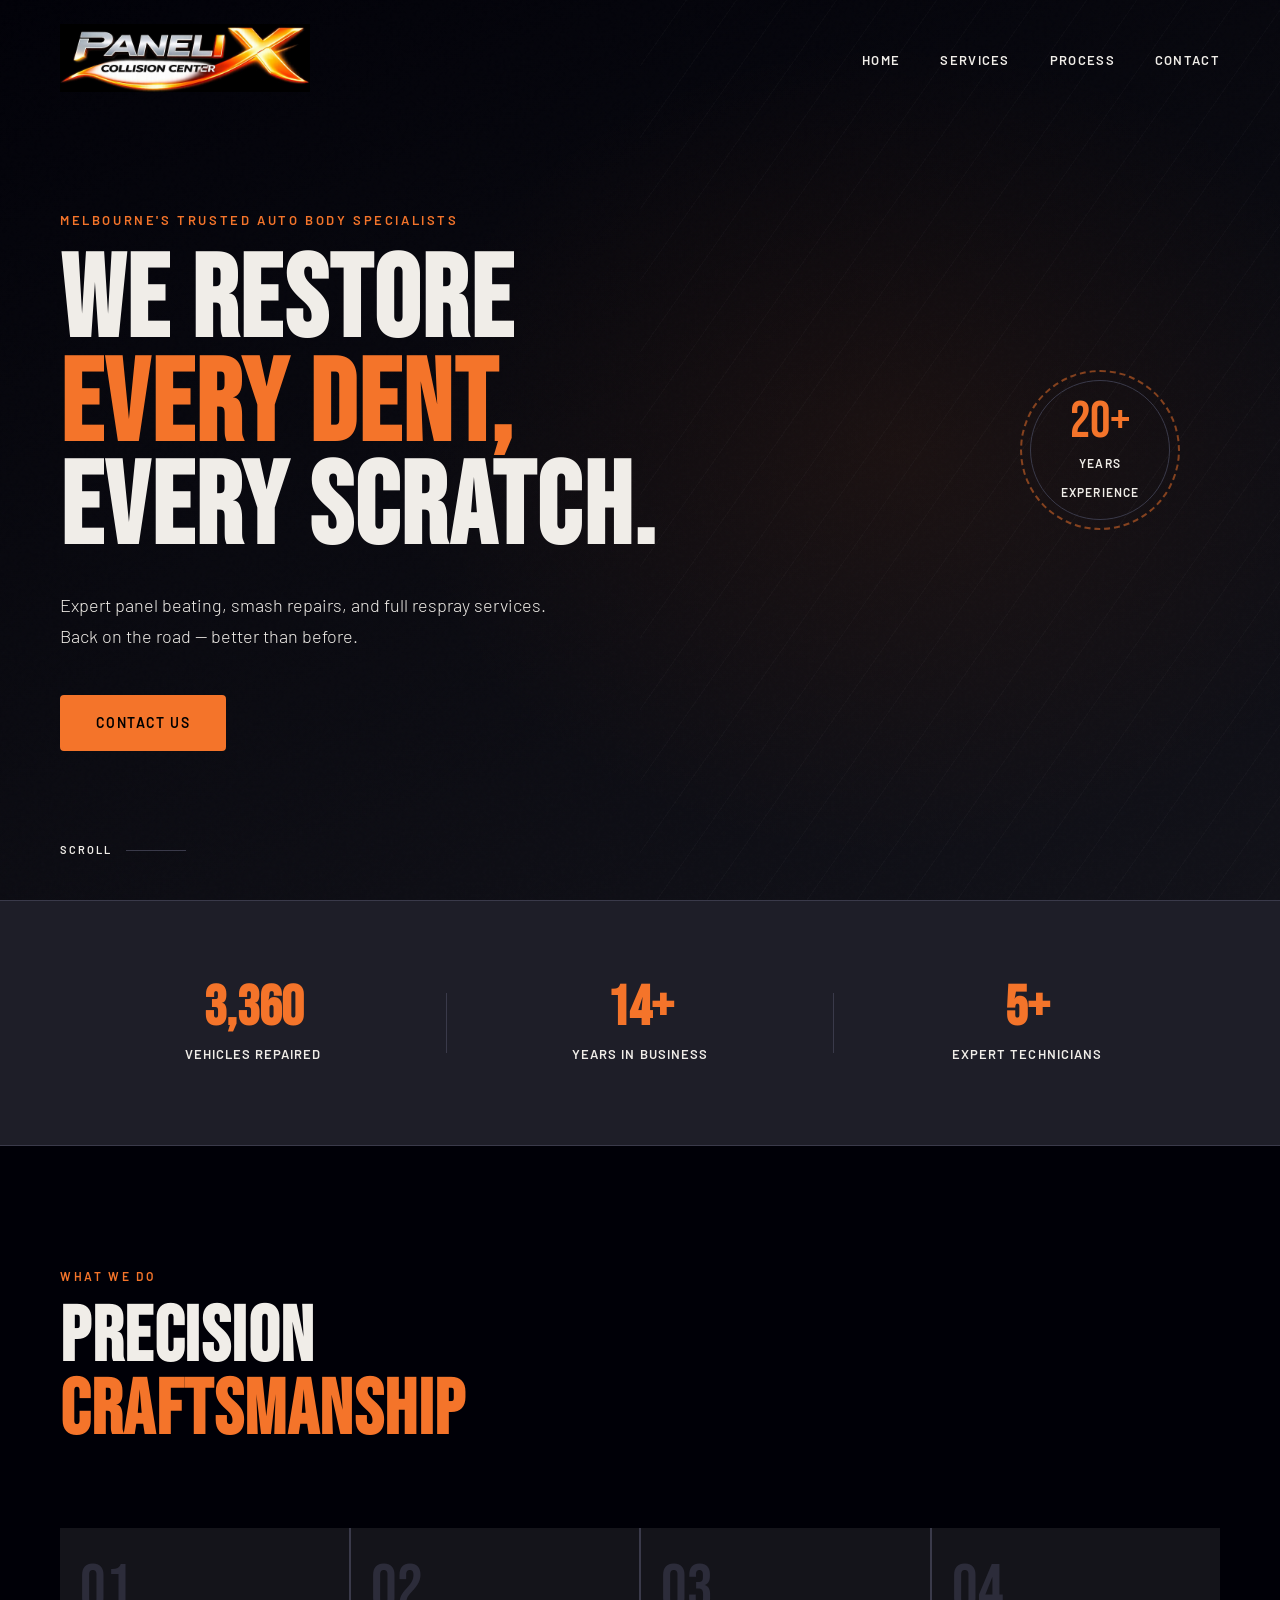
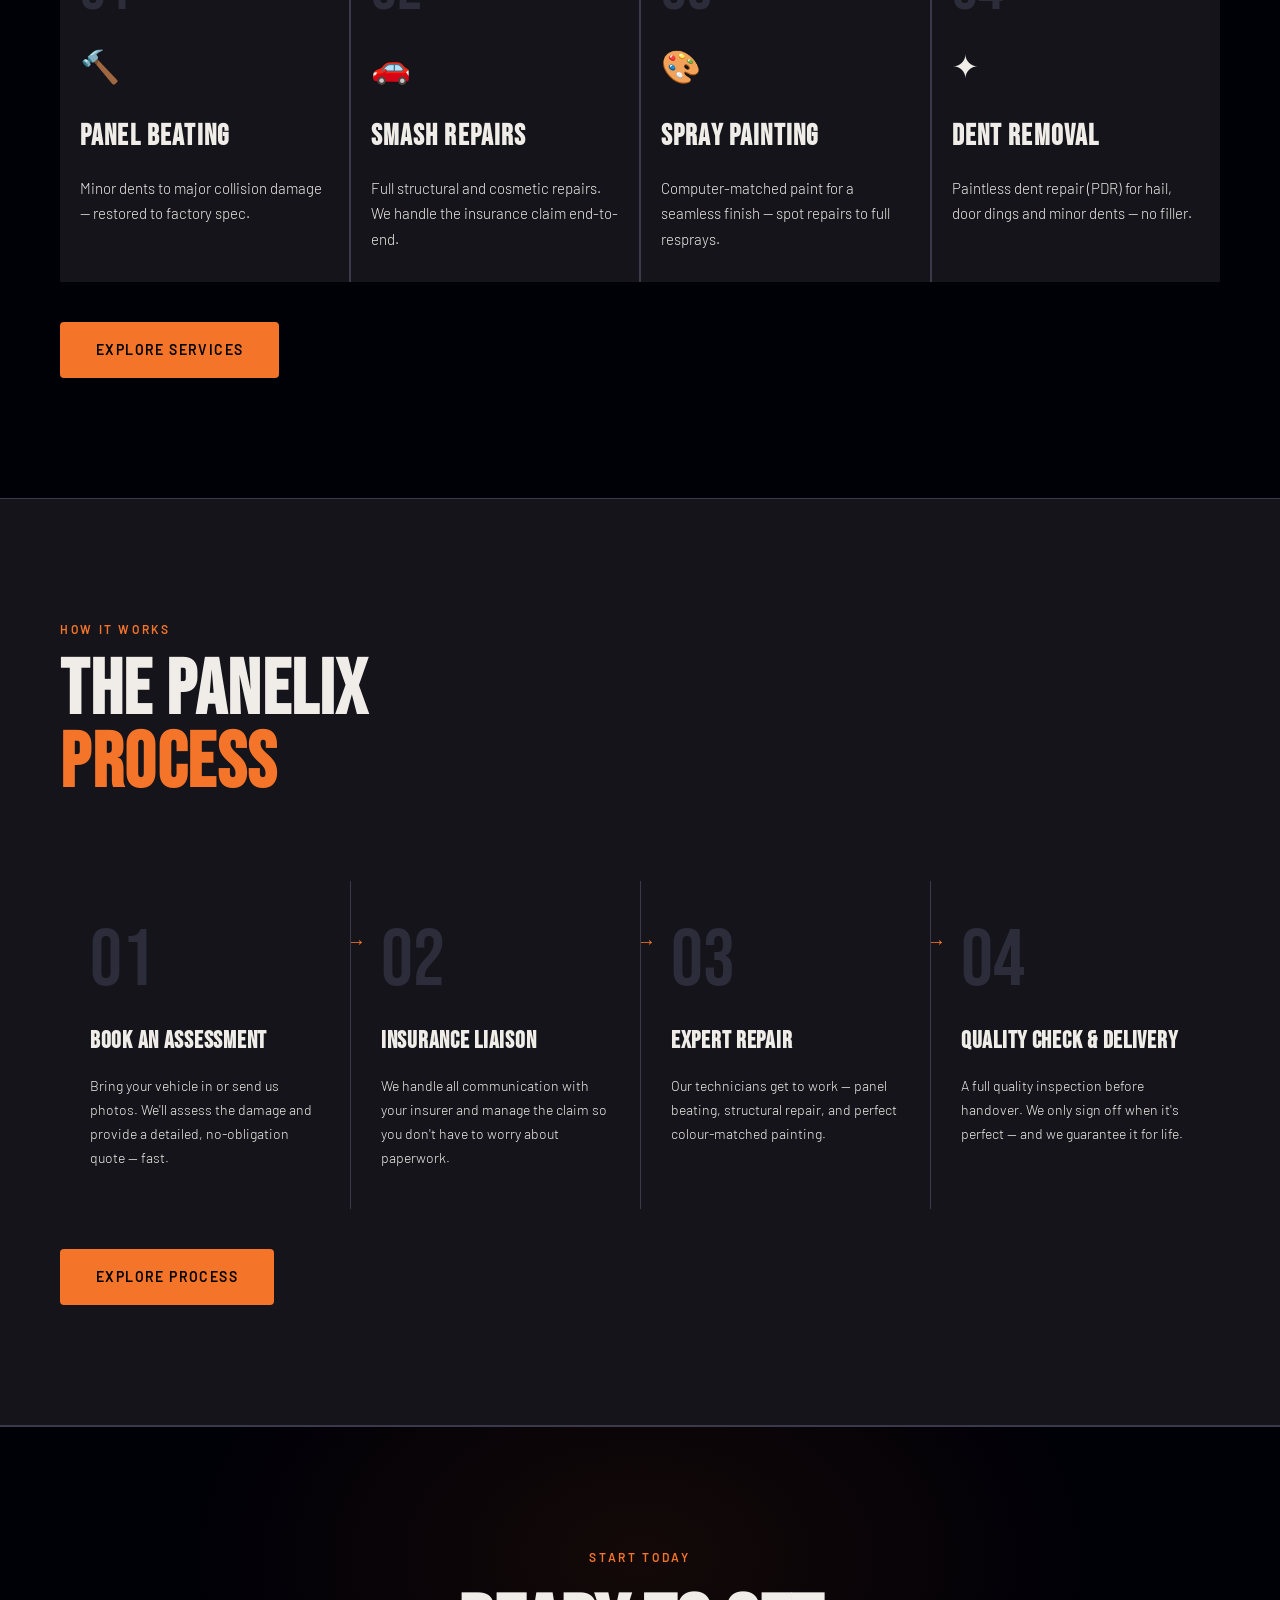
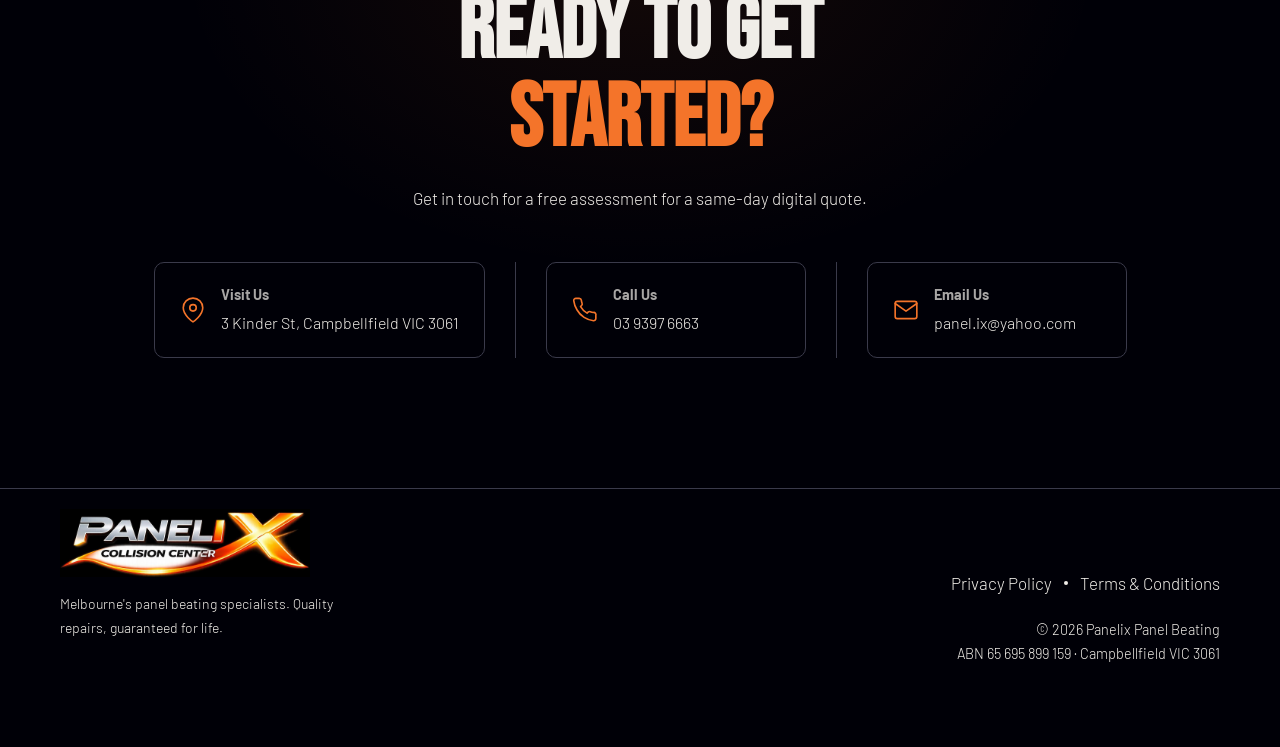
<file: index.html>
<!DOCTYPE html>
<html lang="en">
<head>
  <meta charset="UTF-8" />
  <meta name="viewport" content="width=device-width, initial-scale=1.0" />
  <title>Panelix </title>
  <link rel="icon" type="image/png" href="images/logo-cropped.svg">
  <link rel="stylesheet" href="css_sheet/styles.css" />
  <link rel="preconnect" href="https://fonts.googleapis.com" />
  <link rel="preconnect" href="https://fonts.gstatic.com" crossorigin />
  <link href="https://fonts.googleapis.com/css2?family=Bebas+Neue&family=Barlow:ital,wght@0,300;0,400;0,600;1,300&display=swap" rel="stylesheet" />
</head>
<body>

  <!-- NAV -->
  <nav class="nav" id="navbar">

      <a href="index.html" class="logo">
        <img src="images/logo_1.jpeg"  alt="AI Privacy Consultancy Logo" class="logo-img">
      </a>

    <ul class="nav__links">
      <li><a href="index.html">Home</a></li>
      <li><a href="services.html">Services</a></li>
      <li><a href="process.html">Process</a></li>
      <li><a href="#contact">Contact</a></li>
    </ul>

    <button class="nav__hamburger" id="hamburger" aria-label="Toggle menu">
      <span></span><span></span><span></span>
    </button>
  </nav>

  <!-- Mobile Menu -->

  <!-- Mobile Menu -->
  <div class="mobile-menu" id="mobileMenu">
    <ul>
      <li><a href="index.html" class="mobile-link">Home</a></li>
      <li><a href="services.html" class="mobile-link">Services</a></li>
      <li><a href="process.html" class="mobile-link">Process</a></li>
      <li><a href="#contact" class="mobile-link mobile-link--cta">Contact Us</a></li>
    </ul>
  </div>


  <!-- HERO -->
  <section class="hero">
    <div class="hero__noise"></div>
    <div class="hero__sparks" id="sparks"></div>
    <div class="hero__content">
      <p class="hero__eyebrow reveal">Melbourne's Trusted Auto Body Specialists</p>
      <h1 class="hero__title reveal reveal--delay-1">
        WE RESTORE<br /><span class="hero__title--accent">EVERY DENT,</span><br />EVERY SCRATCH.
      </h1>
      <p class="hero__sub reveal reveal--delay-2">
        Expert panel beating, smash repairs, and full respray services. Back on the road — better than before.
      </p>
      <div class="hero__actions reveal reveal--delay-3">
        <a href="#contact" class="btn btn--primary">Contact Us</a>
      </div>
    </div>
    <div class="hero__badge">
      <div class="hero__badge-ring"></div>
      <div class="hero__badge-text">
        <span>20+</span>
        <small>Years<br/>Experience</small>
      </div>
    </div>
    <div class="hero__scroll-hint">
      <span>Scroll</span>
      <div class="hero__scroll-line"></div>
    </div>
  </section>

  <!-- STATS STRIP -->
  <section class="stats">
    <div class="stats__item">
      <strong class="counter" data-target="4800">0</strong>
      <span>Vehicles Repaired</span>
    </div>
    <div class="stats__divider"></div>
    <div class="stats__item">
      <strong class="counter" data-target="20">0</strong>
      <span>Years in Business</span>
    </div>
    <div class="stats__divider"></div>
    <div class="stats__item">
      <strong class="counter" data-target="8">0</strong>
      <span>Expert Technicians</span>
    </div>
  </section>

  <!-- SERVICES -->
<section class="services" id="services">
  <div class="services__header">
    <p class="section-label">What We Do</p>
    <h2 class="section-title reveal">PRECISION<br/><span>CRAFTSMANSHIP</span></h2>
  </div>
  <div class="services__grid">

    <div class="service-card reveal">
      <div class="service-card__num">01</div>
      <div class="service-card__icon">🔨</div>
      <h3>Panel Beating</h3>
      <p>Minor dents to major collision damage — restored to factory spec.</p>
      <div class="service-card__bar"></div>
    </div>

    <div class="service-card reveal reveal--delay-1">
      <div class="service-card__num">02</div>
      <div class="service-card__icon">🚗</div>
      <h3>Smash Repairs</h3>
      <p>Full structural and cosmetic repairs. We handle the insurance claim end-to-end.</p>
      <div class="service-card__bar"></div>
    </div>

    <div class="service-card reveal reveal--delay-2">
      <div class="service-card__num">03</div>
      <div class="service-card__icon">🎨</div>
      <h3>Spray Painting</h3>
      <p>Computer-matched paint for a seamless finish — spot repairs to full resprays.</p>

      <div class="service-card__bar"></div>
    </div>

    <div class="service-card reveal reveal--delay-1">
      <div class="service-card__num">04</div>
      <div class="service-card__icon">✦</div>
      <h3>Dent Removal</h3>
      <p>Paintless dent repair (PDR) for hail, door dings and minor dents — no filler.</p>
      <div class="service-card__bar"></div>
    </div>
 </div>



<div class="hero__actions reveal reveal--delay-3" style="padding-top: 40px;">
        <a href="services.html" class="btn btn--primary">Explore Services</a>
</div>
 
</section>

  <!-- PROCESS -->
  <section class="process" id="process">
    <div class="process__header">
      <p class="section-label">How It Works</p>
      <h2 class="section-title reveal">THE PANELIX<br /><span>PROCESS</span></h2>
    </div>
    <div class="process__steps">
      <div class="process__step reveal">
        <div class="process__step-num">01</div>
        <div class="process__step-content">
          <h3>Book an Assessment</h3>
          <p>Bring your vehicle in or send us photos. We'll assess the damage and provide a detailed, no-obligation quote — fast.</p>
        </div>
        <div class="process__step-arrow">→</div>
      </div>
      <div class="process__step reveal reveal--delay-1">
        <div class="process__step-num">02</div>
        <div class="process__step-content">
          <h3>Insurance Liaison</h3>
          <p>We handle all communication with your insurer and manage the claim so you don't have to worry about paperwork.</p>
        </div>
        <div class="process__step-arrow">→</div>
      </div>
      <div class="process__step reveal reveal--delay-2">
        <div class="process__step-num">03</div>
        <div class="process__step-content">
          <h3>Expert Repair</h3>
          <p>Our technicians get to work — panel beating, structural repair, and perfect colour-matched painting.</p>
        </div>
        <div class="process__step-arrow">→</div>
      </div>
      <div class="process__step reveal reveal--delay-3">
        <div class="process__step-num">04</div>
        <div class="process__step-content">
          <h3>Quality Check & Delivery</h3>
          <p>A full quality inspection before handover. We only sign off when it's perfect — and we guarantee it for life.</p>
        </div>
        <div class="process__step-arrow last"></div>
      </div>
    </div>

    <div class="hero__actions reveal reveal--delay-3" style="padding-top: 40px;">
        <a href="process.html" class="btn btn--primary">Explore Process</a>
</div>
  </section>

  <!-- CONTACT -->
  
<section class="pr-cta" id="contact">
    <p class="section-label">Start today</p>
    <h2 class="pr-cta__title">READY TO GET<br/><span>STARTED?</span></h2>
    <p class="pr-cta__sub">Get in touch for a free assessment for a same-day digital quote.</p>

    <div class="pr-cta__contact">
      <div class="pr-cta__contact-item">
        <svg viewBox="0 0 24 24" fill="none" stroke="currentColor" stroke-width="1.5" stroke-linecap="round" stroke-linejoin="round"><path d="M21 10c0 7-9 13-9 13s-9-6-9-13a9 9 0 0 1 18 0z"/><circle cx="12" cy="10" r="3"/></svg>
        <div>
          <strong>Visit Us</strong>
          <span>3 Kinder St, Campbellfield VIC 3061</span>
        </div>
      </div>
      <div class="pr-cta__contact-divider"></div>
      <div class="pr-cta__contact-item">
        <svg viewBox="0 0 24 24" fill="none" stroke="currentColor" stroke-width="1.5" stroke-linecap="round" stroke-linejoin="round"><path d="M22 16.92v3a2 2 0 0 1-2.18 2 19.79 19.79 0 0 1-8.63-3.07A19.5 19.5 0 0 1 4.69 12 19.79 19.79 0 0 1 1.61 3.4 2 2 0 0 1 3.6 1.22h3a2 2 0 0 1 2 1.72 12.84 12.84 0 0 0 .7 2.81 2 2 0 0 1-.45 2.11L7.91 8.91a16 16 0 0 0 6 6l.91-.91a2 2 0 0 1 2.11-.45 12.84 12.84 0 0 0 2.81.7A2 2 0 0 1 22 16.92z"/></svg>
        <div>
          <strong>Call Us</strong>
          <a href="tel:0393976663"><span>03 9397 6663</span></a>
        </div>
      </div>
      <div class="pr-cta__contact-divider"></div>
      <div class="pr-cta__contact-item">
        <svg viewBox="0 0 24 24" fill="none" stroke="currentColor" stroke-width="1.5" stroke-linecap="round" stroke-linejoin="round"><path d="M4 4h16c1.1 0 2 .9 2 2v12c0 1.1-.9 2-2 2H4c-1.1 0-2-.9-2-2V6c0-1.1.9-2 2-2z"/><polyline points="22,6 12,13 2,6"/></svg>
        <div>
          <strong>Email Us</strong>
          <a href="mailto:Panel.ix@yahoo.com"><span>panel.ix@yahoo.com</span></a>
        </div>
      </div>
    </div>
  </section>


  <!-- FOOTER -->
 <!-- FOOTER -->
<footer class="footer">
  <div class="footer__top" style="margin-top: -40px;">

    <!-- LEFT -->
    <div class="footer__brand">
      <a href="index.html" class="logo">
        <img src="images/logo_1.jpeg" alt="Panelix" class="logo-img">
      </a>
      <p>
        Melbourne's panel beating specialists. 
        Quality repairs, guaranteed for life.
      </p>
    </div>

    <!-- RIGHT -->
    <div class="footer__right" style="margin-top: 60px;">
      <div class="footer__bottom-links">
        <a href="privacy.html">Privacy Policy</a>
        <span class="footer__bottom-dot"></span>
        <a href="terms.html">Terms &amp; Conditions</a>
      </div>

      <div class="footer__bottom-info">
        <p>© 2026 Panelix Panel Beating</p>
        <p>ABN 65 695 899 159 · Campbellfield VIC 3061</p>
      </div>
    </div>

  </div>
</footer>

  <script>
    // NAV scroll effect
    const navbar = document.getElementById('navbar');
    window.addEventListener('scroll', () => {
      navbar.classList.toggle('nav--scrolled', window.scrollY > 60);
    });

    // Hamburger menu
    const hamburger = document.getElementById('hamburger');
    const mobileMenu = document.getElementById('mobileMenu');
    hamburger.addEventListener('click', () => {
      hamburger.classList.toggle('open');
      mobileMenu.classList.toggle('open');
    });
    document.querySelectorAll('.mobile-link').forEach(link => {
      link.addEventListener('click', () => {
        hamburger.classList.remove('open');
        mobileMenu.classList.remove('open');
      });
    });

    // Scroll reveal
    const revealEls = document.querySelectorAll('.reveal');
    const revealObserver = new IntersectionObserver((entries) => {
      entries.forEach(e => {
        if (e.isIntersecting) {
          e.target.classList.add('revealed');
          revealObserver.unobserve(e.target);
        }
      });
    }, { threshold: 0.12 });
    revealEls.forEach(el => revealObserver.observe(el));

    // Counter animation
    const counters = document.querySelectorAll('.counter');
    const counterObserver = new IntersectionObserver((entries) => {
      entries.forEach(e => {
        if (e.isIntersecting) {
          const target = +e.target.dataset.target;
          let current = 0;
          const step = target / 60;
          const tick = () => {
            current = Math.min(current + step, target);
            e.target.textContent = Math.floor(current).toLocaleString() + (target >= 100 ? '' : '+');
            if (current < target) requestAnimationFrame(tick);
            else e.target.textContent = target.toLocaleString() + (target < 100 ? '+' : (target === 98 ? '%' : '+'));
          };
          tick();
          counterObserver.unobserve(e.target);
        }
      });
    }, { threshold: 0.5 });
    counters.forEach(c => counterObserver.observe(c));

    // Spark particles
    const sparksContainer = document.getElementById('sparks');
    function createSpark() {
      const spark = document.createElement('div');
      spark.className = 'spark';
      spark.style.left = Math.random() * 100 + '%';
      spark.style.animationDuration = (Math.random() * 2 + 1) + 's';
      spark.style.animationDelay = Math.random() * 0.5 + 's';
      spark.style.width = spark.style.height = (Math.random() * 4 + 2) + 'px';
      sparksContainer.appendChild(spark);
      spark.addEventListener('animationend', () => spark.remove());
    }
    setInterval(createSpark, 300);

    // Form submit
    document.getElementById('contactForm').addEventListener('submit', function(e) {
      e.preventDefault();
      document.getElementById('formSuccess').classList.add('visible');
      this.reset();
      setTimeout(() => document.getElementById('formSuccess').classList.remove('visible'), 5000);
    });

    // Smooth scroll for anchor links
    document.querySelectorAll('a[href^="#"]').forEach(anchor => {
      anchor.addEventListener('click', function(e) {
        e.preventDefault();
        const target = document.querySelector(this.getAttribute('href'));
        if (target) target.scrollIntoView({ behavior: 'smooth', block: 'start' });
      });
    });
  </script>
</body>
</html>
</file>
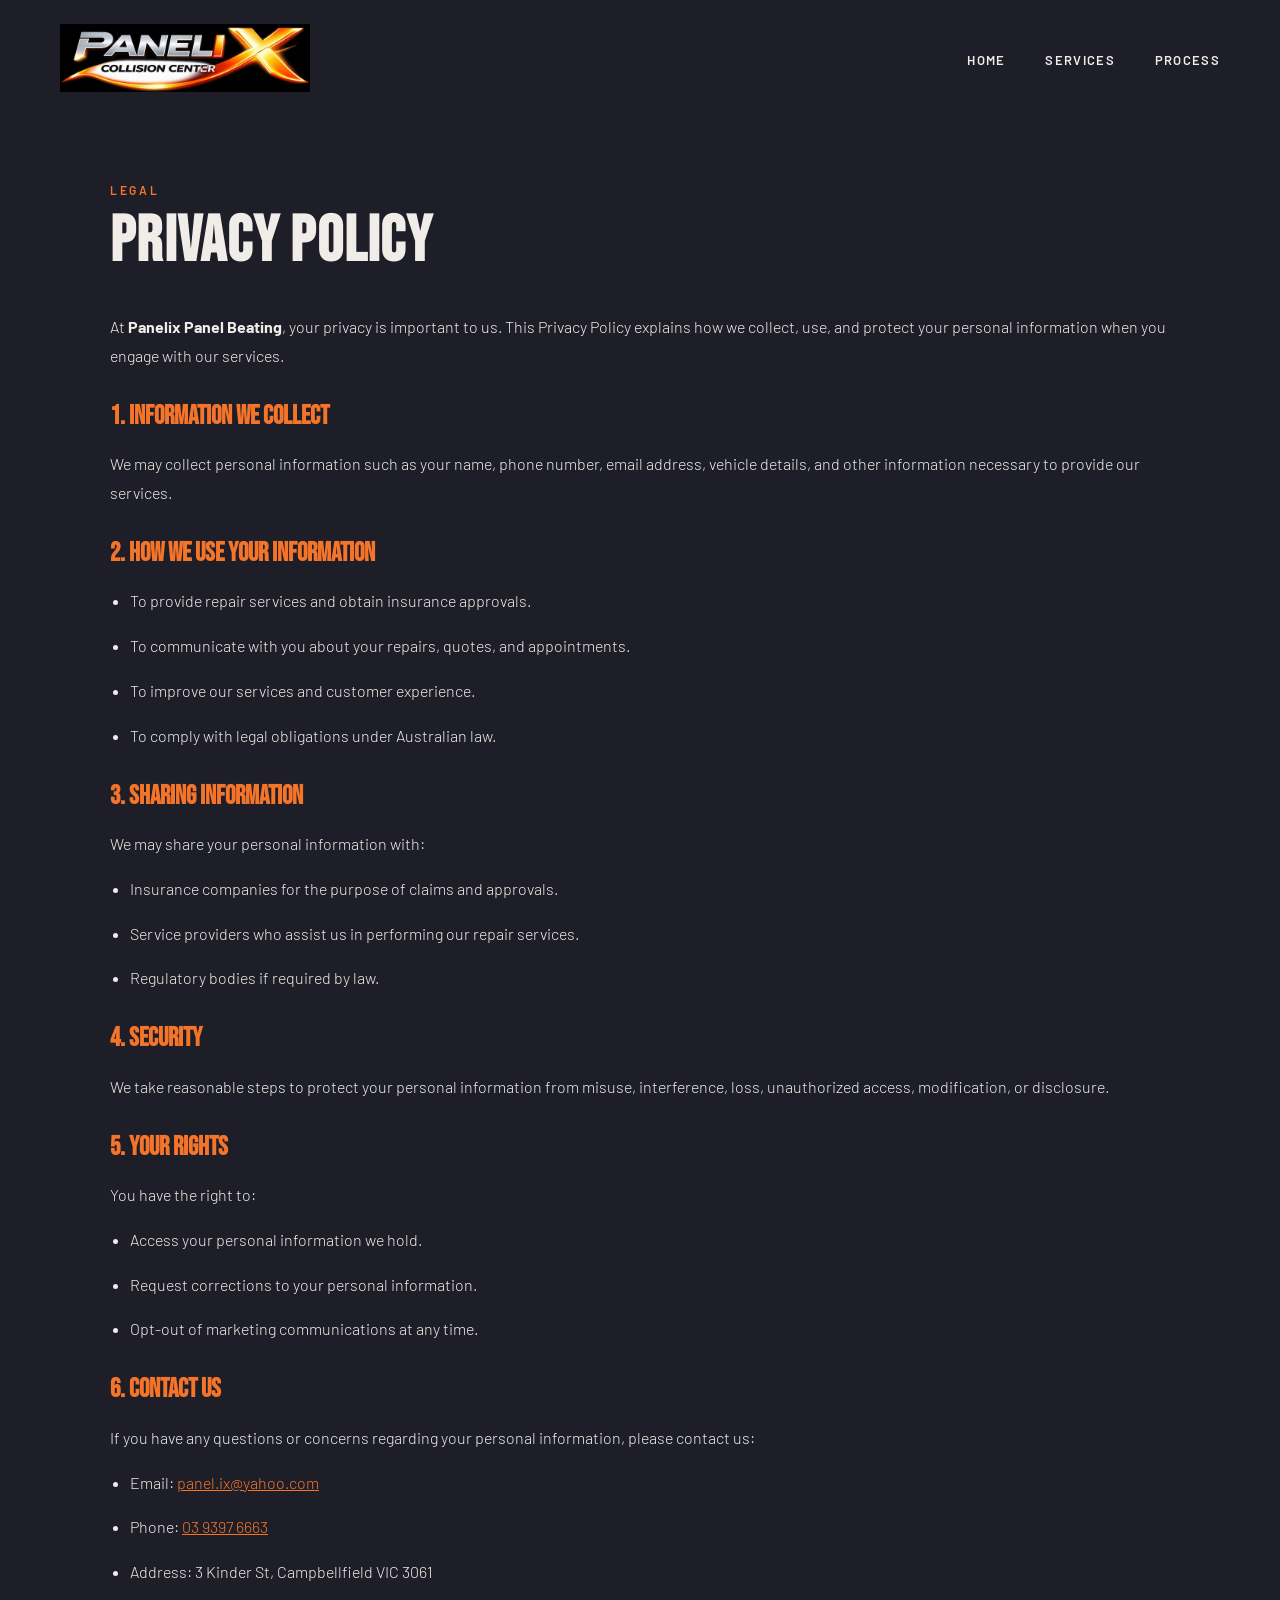
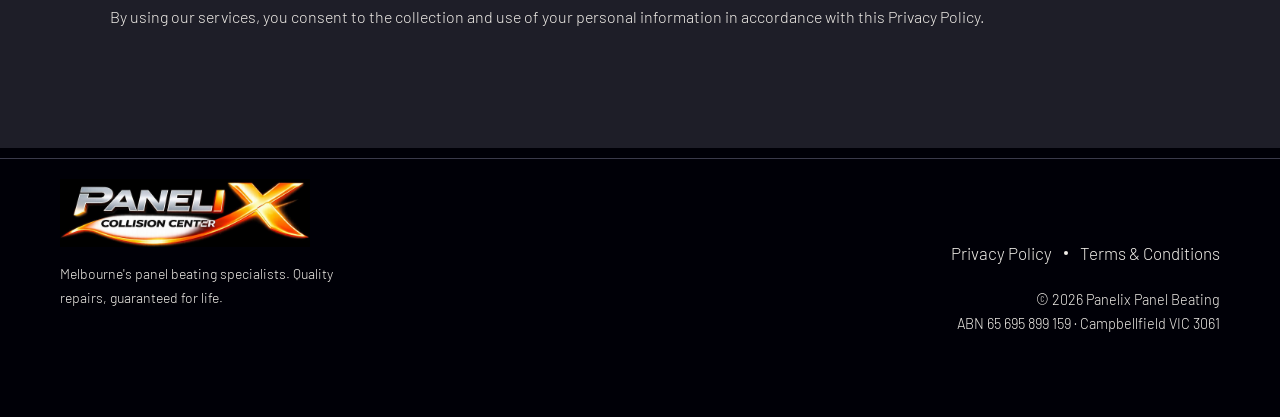
<file: privacy.html>
<!DOCTYPE html>
<html lang="en">
<head>
  <meta charset="UTF-8" />
  <meta name="viewport" content="width=device-width, initial-scale=1.0" />
  <title>Panelix: Privacy </title>
  <link rel="icon" type="image/png" href="images/logo-cropped.svg">
  <link rel="stylesheet" href="css_sheet/styles.css" />
  <link rel="preconnect" href="https://fonts.googleapis.com" />
  <link rel="preconnect" href="https://fonts.gstatic.com" crossorigin />
  <link href="https://fonts.googleapis.com/css2?family=Bebas+Neue&family=Barlow:ital,wght@0,300;0,400;0,600;1,300&display=swap" rel="stylesheet" />
</head>
<body>

  <!-- NAV -->
  <nav class="nav" id="navbar">

      <a href="index.html" class="logo">
        <img src="images/logo_1.jpeg"  alt="AI Privacy Consultancy Logo" class="logo-img">
      </a>

    <ul class="nav__links">
      <li><a href="index.html">Home</a></li>
      <li><a href="services.html">Services</a></li>
      <li><a href="process.html">Process</a></li>
    </ul>

    <button class="nav__hamburger" id="hamburger" aria-label="Toggle menu">
      <span></span><span></span><span></span>
    </button>
  </nav>

  <!-- Mobile Menu -->

  <!-- Mobile Menu -->
  <div class="mobile-menu" id="mobileMenu">
    <ul>
      <li><a href="index.html" class="mobile-link">Home</a></li>
      <li><a href="services.html" class="mobile-link">Services</a></li>
      <li><a href="process.html" class="mobile-link">Process</a></li>
    </ul>
  </div>
  

  <!-- STATS STRIP -->

  <section class="privacy-policy" id="privacy-policy">
  <div class="section-header" style="margin-top: 80px; margin-left: 50px;">
    <p class="section-label">Legal</p>
    <h2 class="section-title">Privacy Policy</h2>
  </div>

  <div class="policy-content" style="margin-left: 50px; margin-right: 50px;">
    <p>At <strong>Panelix Panel Beating</strong>, your privacy is important to us. This Privacy Policy explains how we collect, use, and protect your personal information when you engage with our services.</p>

    <h3>1. Information We Collect</h3>
    <p>We may collect personal information such as your name, phone number, email address, vehicle details, and other information necessary to provide our services.</p>

    <h3>2. How We Use Your Information</h3>
    <ul>
      <li>To provide repair services and obtain insurance approvals.</li>
      <li>To communicate with you about your repairs, quotes, and appointments.</li>
      <li>To improve our services and customer experience.</li>
      <li>To comply with legal obligations under Australian law.</li>
    </ul>

    <h3>3. Sharing Information</h3>
    <p>We may share your personal information with:</p>
    <ul>
      <li>Insurance companies for the purpose of claims and approvals.</li>
      <li>Service providers who assist us in performing our repair services.</li>
      <li>Regulatory bodies if required by law.</li>
    </ul>

    <h3>4. Security</h3>
    <p>We take reasonable steps to protect your personal information from misuse, interference, loss, unauthorized access, modification, or disclosure.</p>

    <h3>5. Your Rights</h3>
    <p>You have the right to:</p>
    <ul>
      <li>Access your personal information we hold.</li>
      <li>Request corrections to your personal information.</li>
      <li>Opt-out of marketing communications at any time.</li>
    </ul>

    <h3>6. Contact Us</h3>
    <p>If you have any questions or concerns regarding your personal information, please contact us:</p>
    <ul>
      <li>Email: <a href="mailto:panel.ix@yahoo.com">panel.ix@yahoo.com</a></li>
      <li>Phone: <a href="tel:0393976663">03 9397 6663</a></li>
      <li>Address: 3 Kinder St, Campbellfield VIC 3061</li>
    </ul>

    <p>By using our services, you consent to the collection and use of your personal information in accordance with this Privacy Policy.</p>
  </div>
</section>
  
 <!-- FOOTER -->
<footer class="footer">
  <div class="footer__top" style="margin-top: -40px;">

    <!-- LEFT -->
    <div class="footer__brand">
      <a href="index.html" class="logo">
        <img src="images/logo_1.jpeg" alt="Panelix" class="logo-img">
      </a>
      <p>
        Melbourne's panel beating specialists. 
        Quality repairs, guaranteed for life.
      </p>
    </div>

    <!-- RIGHT -->
    <div class="footer__right" style="margin-top: 60px;">
      <div class="footer__bottom-links">
        <a href="privacy.html">Privacy Policy</a>
        <span class="footer__bottom-dot"></span>
        <a href="terms.html">Terms &amp; Conditions</a>
      </div>

      <div class="footer__bottom-info">
        <p>© 2026 Panelix Panel Beating</p>
        <p>ABN 65 695 899 159 · Campbellfield VIC 3061</p>
      </div>
    </div>

  </div>
</footer>

  <script>
    // NAV scroll effect
    const navbar = document.getElementById('navbar');
    window.addEventListener('scroll', () => {
      navbar.classList.toggle('nav--scrolled', window.scrollY > 60);
    });

    // Hamburger menu
    const hamburger = document.getElementById('hamburger');
    const mobileMenu = document.getElementById('mobileMenu');
    hamburger.addEventListener('click', () => {
      hamburger.classList.toggle('open');
      mobileMenu.classList.toggle('open');
    });
    document.querySelectorAll('.mobile-link').forEach(link => {
      link.addEventListener('click', () => {
        hamburger.classList.remove('open');
        mobileMenu.classList.remove('open');
      });
    });

    // Scroll reveal
    const revealEls = document.querySelectorAll('.reveal');
    const revealObserver = new IntersectionObserver((entries) => {
      entries.forEach(e => {
        if (e.isIntersecting) {
          e.target.classList.add('revealed');
          revealObserver.unobserve(e.target);
        }
      });
    }, { threshold: 0.12 });
    revealEls.forEach(el => revealObserver.observe(el));

    // Counter animation
    const counters = document.querySelectorAll('.counter');
    const counterObserver = new IntersectionObserver((entries) => {
      entries.forEach(e => {
        if (e.isIntersecting) {
          const target = +e.target.dataset.target;
          let current = 0;
          const step = target / 60;
          const tick = () => {
            current = Math.min(current + step, target);
            e.target.textContent = Math.floor(current).toLocaleString() + (target >= 100 ? '' : '+');
            if (current < target) requestAnimationFrame(tick);
            else e.target.textContent = target.toLocaleString() + (target < 100 ? '+' : (target === 98 ? '%' : '+'));
          };
          tick();
          counterObserver.unobserve(e.target);
        }
      });
    }, { threshold: 0.5 });
    counters.forEach(c => counterObserver.observe(c));

    // Spark particles
    const sparksContainer = document.getElementById('sparks');
    function createSpark() {
      const spark = document.createElement('div');
      spark.className = 'spark';
      spark.style.left = Math.random() * 100 + '%';
      spark.style.animationDuration = (Math.random() * 2 + 1) + 's';
      spark.style.animationDelay = Math.random() * 0.5 + 's';
      spark.style.width = spark.style.height = (Math.random() * 4 + 2) + 'px';
      sparksContainer.appendChild(spark);
      spark.addEventListener('animationend', () => spark.remove());
    }
    setInterval(createSpark, 300);

    // Form submit
    document.getElementById('contactForm').addEventListener('submit', function(e) {
      e.preventDefault();
      document.getElementById('formSuccess').classList.add('visible');
      this.reset();
      setTimeout(() => document.getElementById('formSuccess').classList.remove('visible'), 5000);
    });

    // Smooth scroll for anchor links
    document.querySelectorAll('a[href^="#"]').forEach(anchor => {
      anchor.addEventListener('click', function(e) {
        e.preventDefault();
        const target = document.querySelector(this.getAttribute('href'));
        if (target) target.scrollIntoView({ behavior: 'smooth', block: 'start' });
      });
    });
  </script>
</body>
</html>
</file>
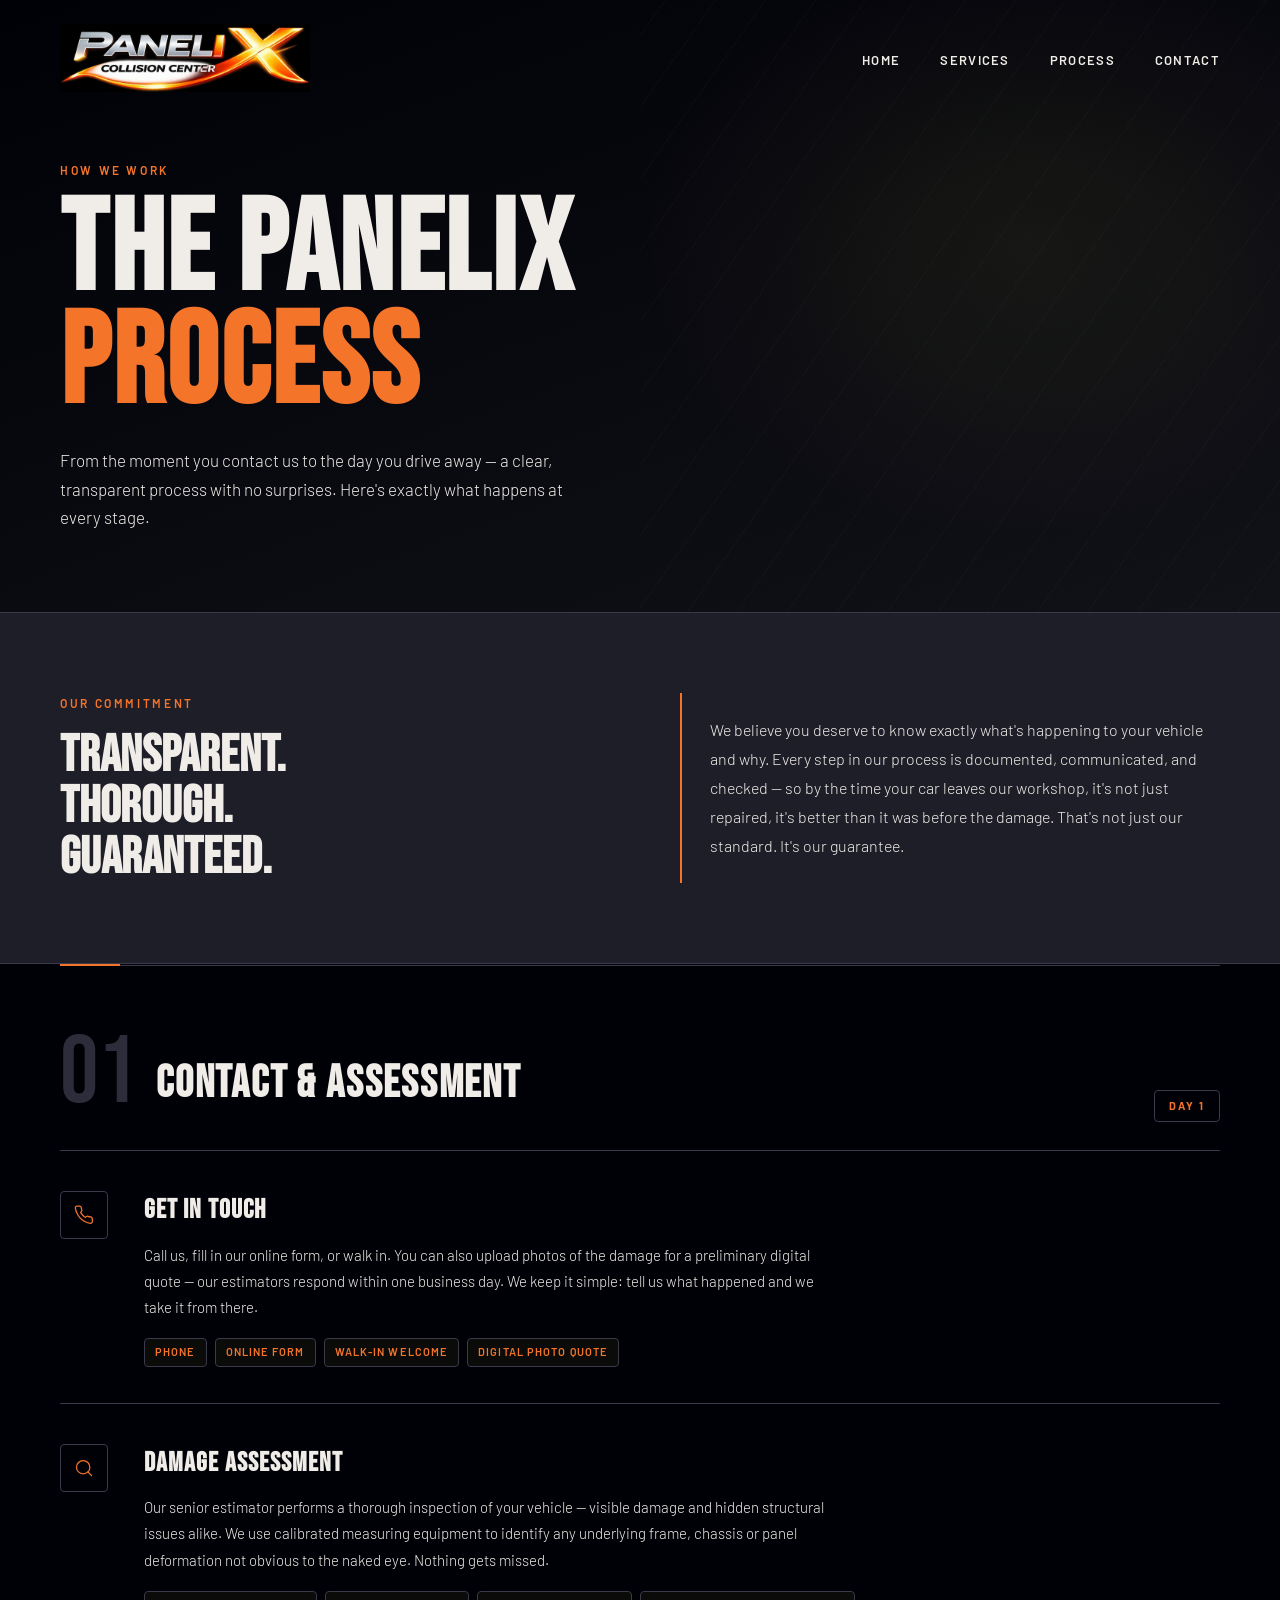
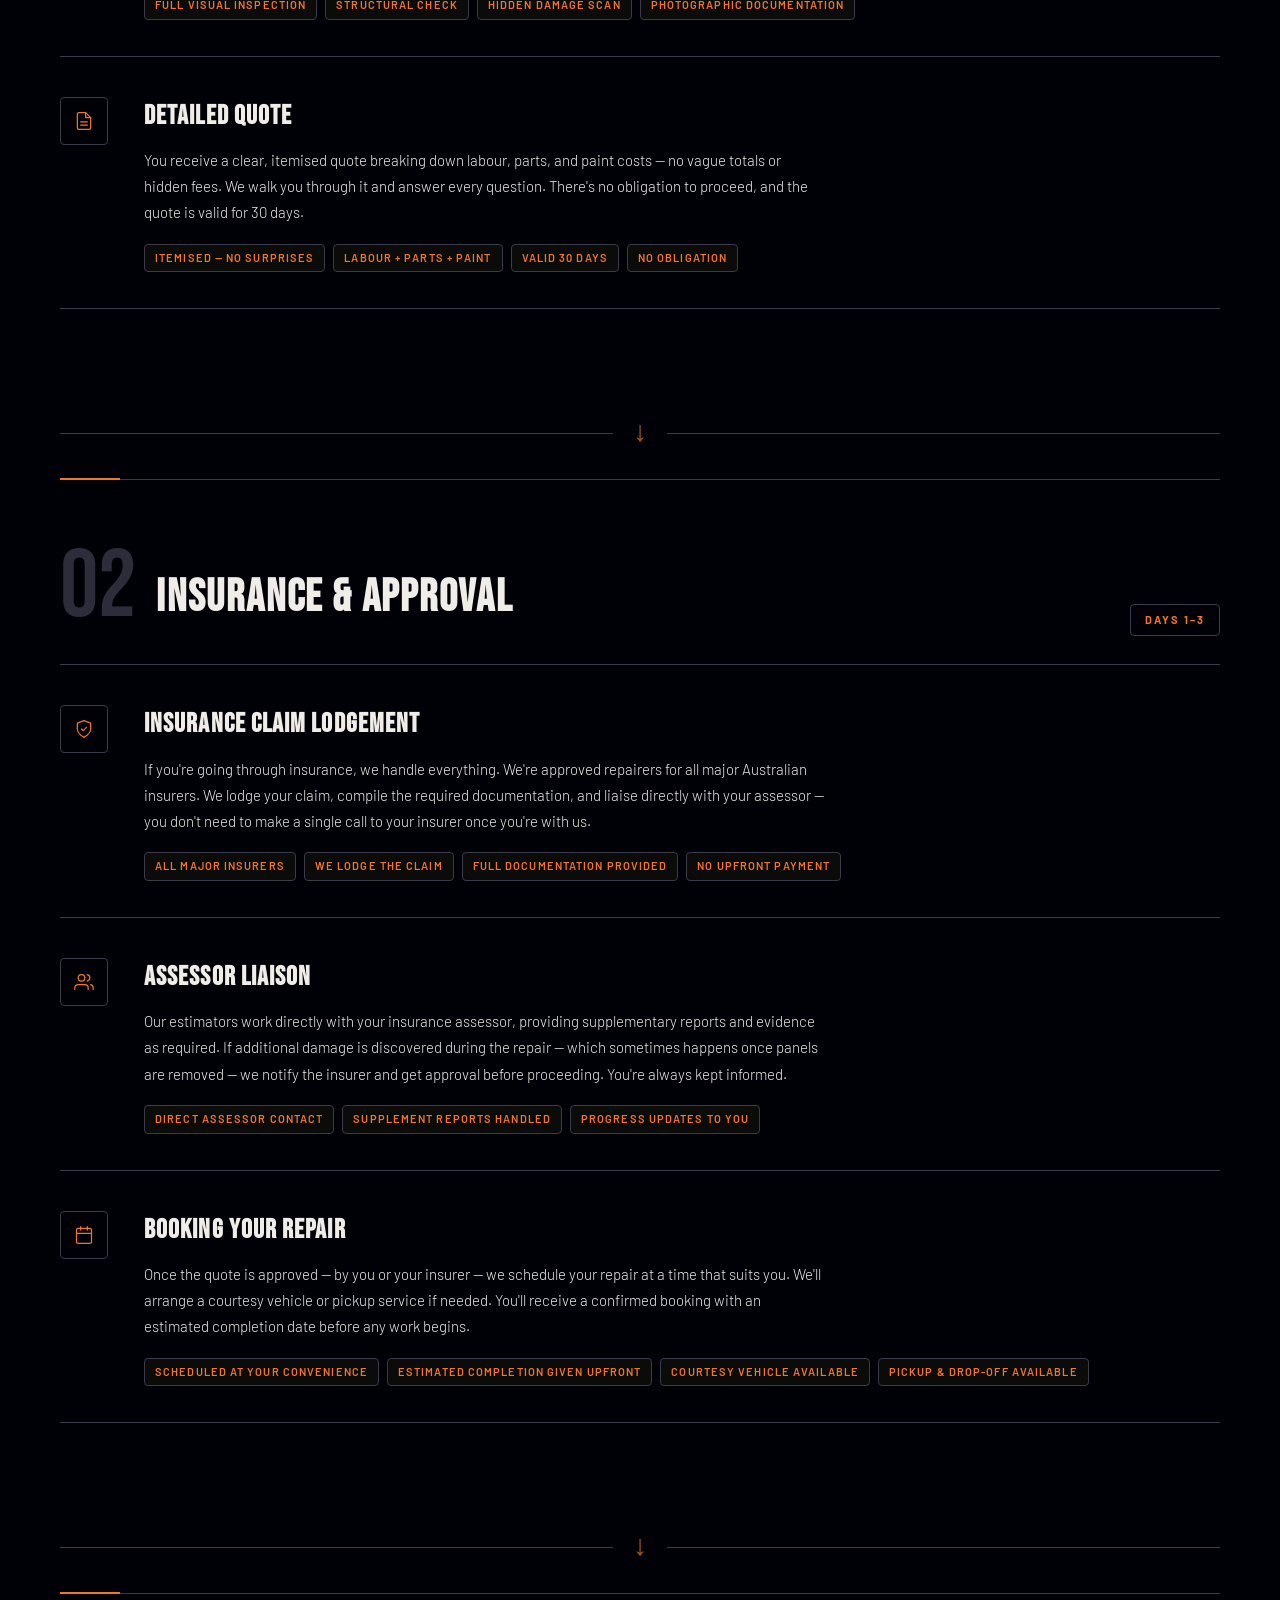
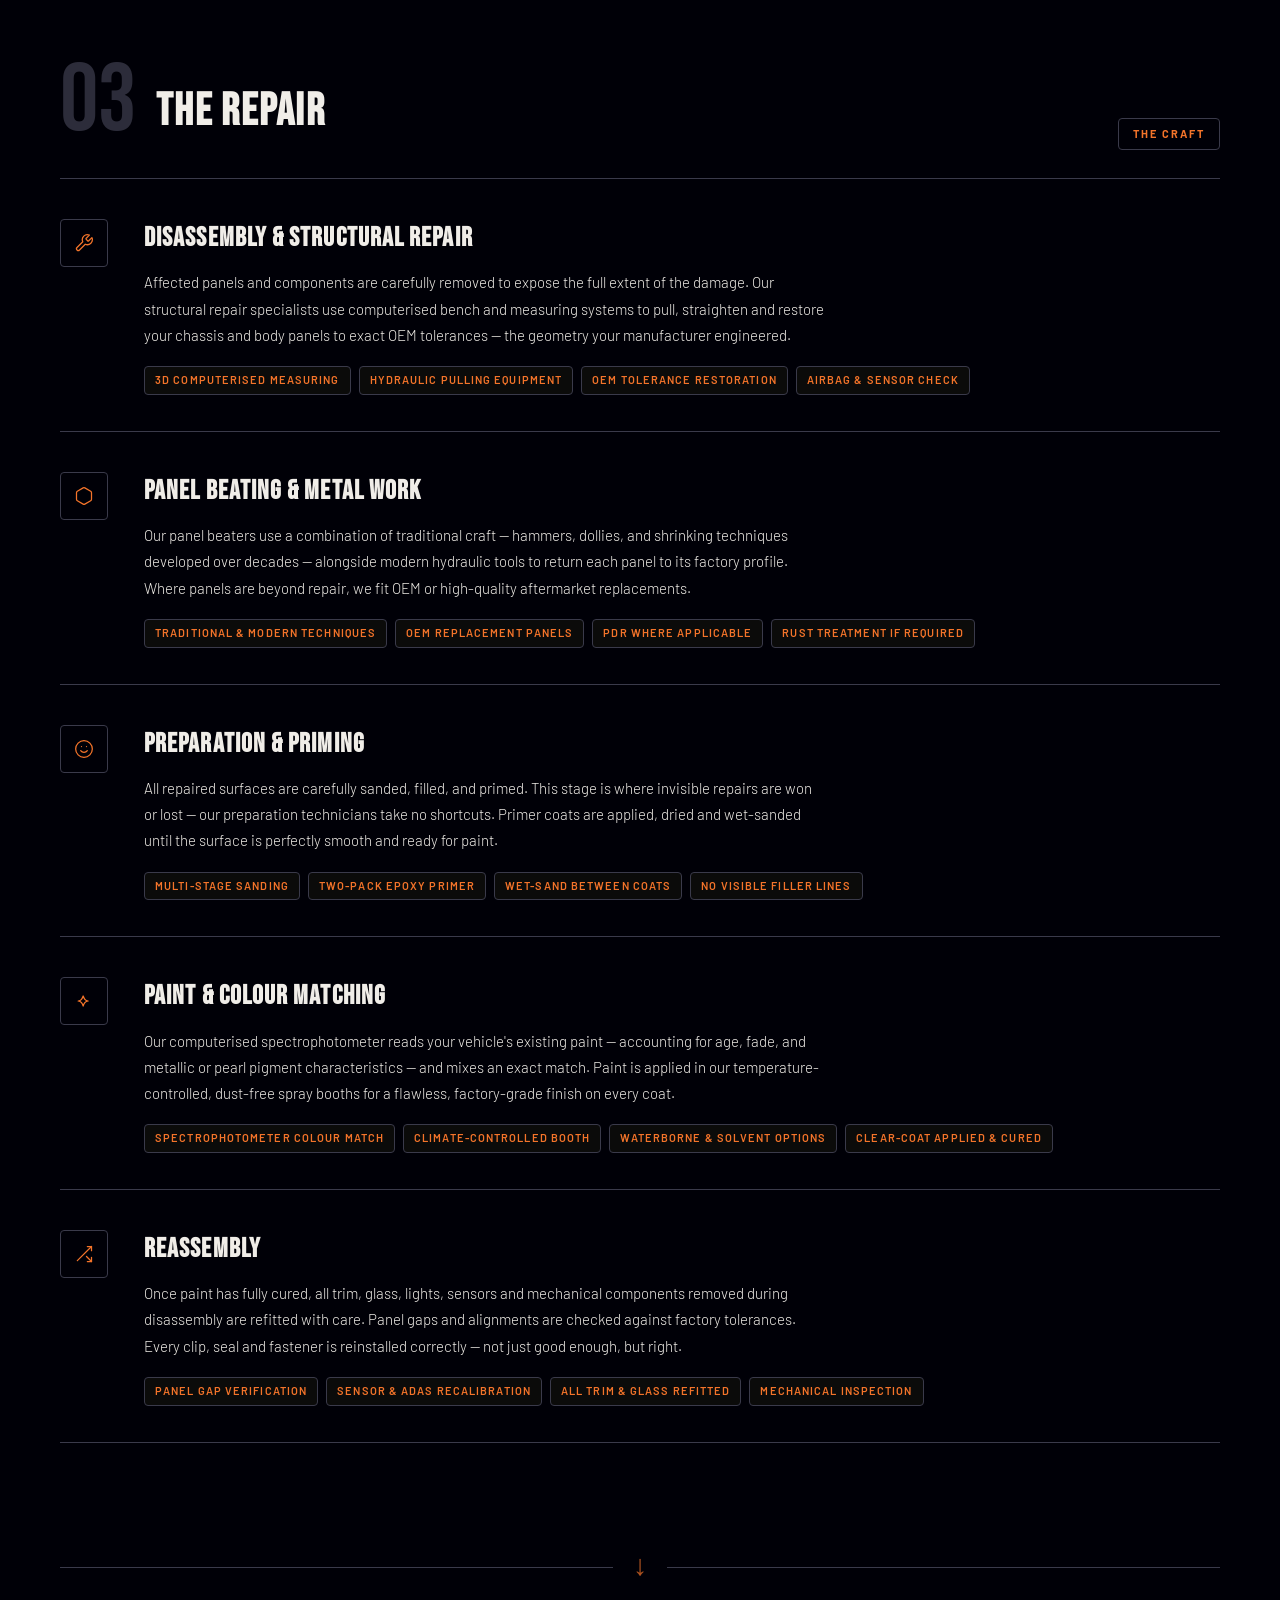
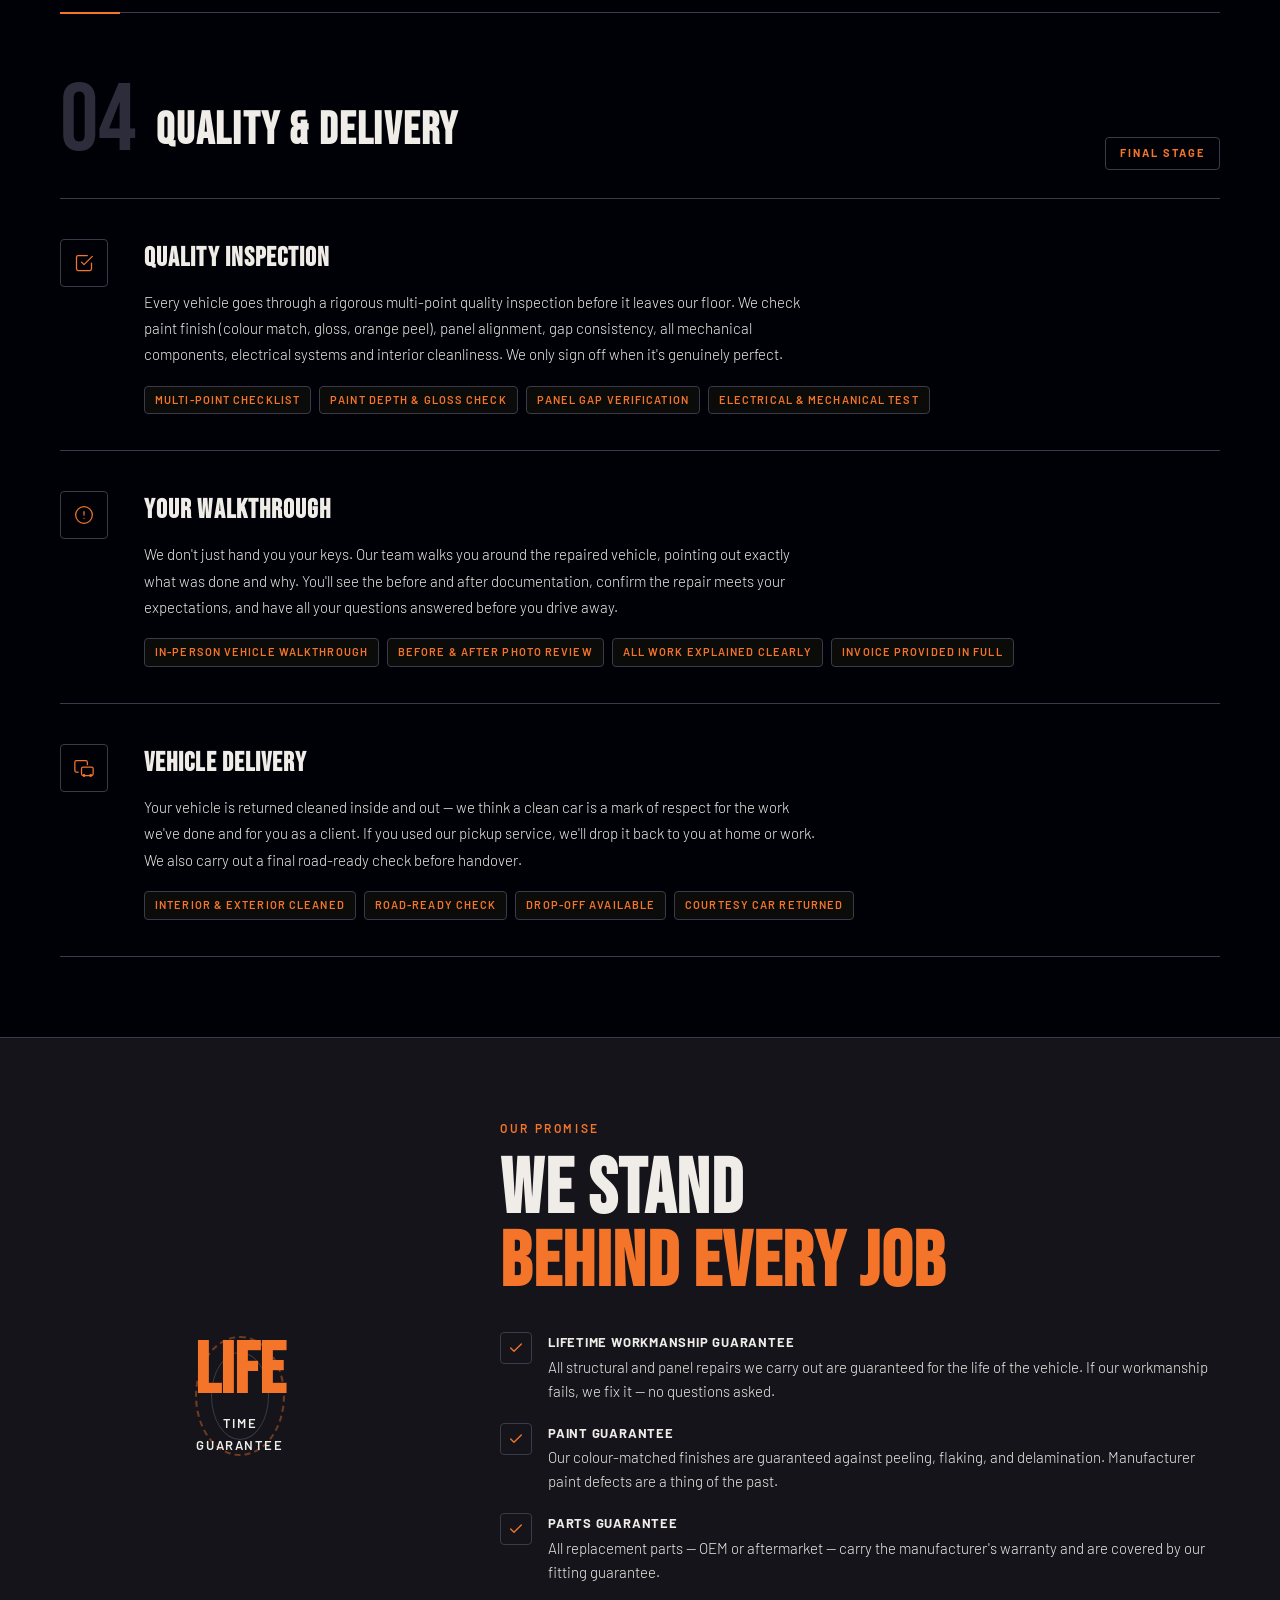
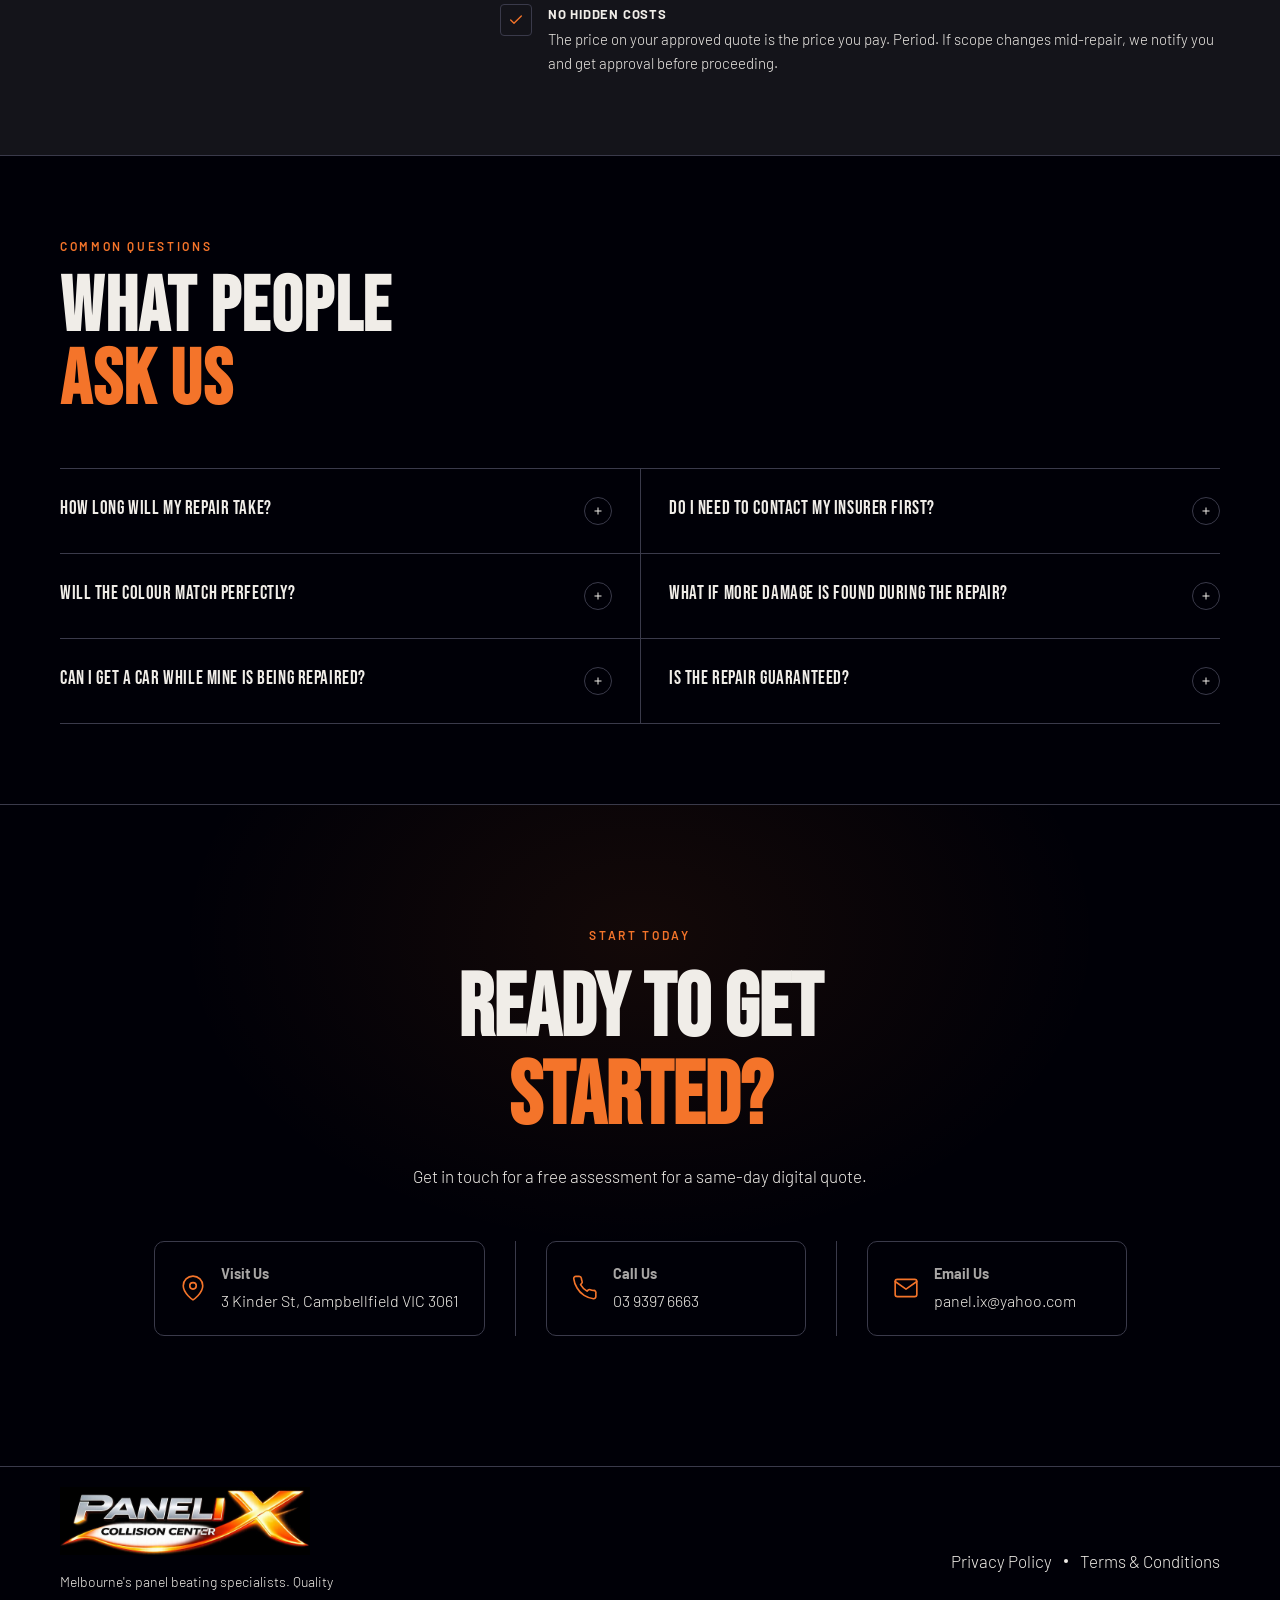
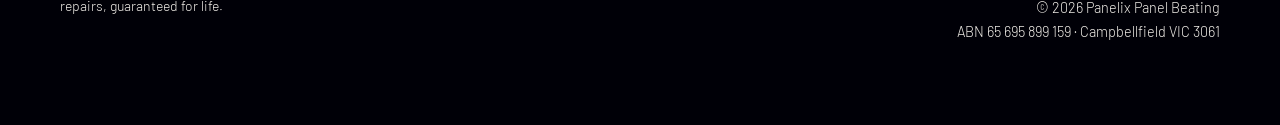
<file: process.html>
<!DOCTYPE html>
<html lang="en">
<head>
  <meta charset="UTF-8" />
  <meta name="viewport" content="width=device-width, initial-scale=1.0" />
  <title>Panelix: Our Process</title>
  <link rel="icon" type="image/png" href="images/logo-cropped.svg">
  <link rel="stylesheet" href="css_sheet/styles.css" />
  <link rel="preconnect" href="https://fonts.googleapis.com" />
  <link rel="preconnect" href="https://fonts.gstatic.com" crossorigin />
  <link href="https://fonts.googleapis.com/css2?family=Bebas+Neue&family=Barlow:ital,wght@0,300;0,400;0,600;1,300&display=swap" rel="stylesheet" />

  <style>
    /* ── Process page additions only ──
       All tokens, nav, footer, buttons, reveal
       and sv-* classes come from styles.css     */

    /* ── Hero ── */
    .pr-hero {
      min-height: 60vh;
      display: flex;
      align-items: flex-end;
      position: relative;
      overflow: hidden;
      padding: 160px 60px 80px;
      background:
        radial-gradient(ellipse 50% 80% at 80% 40%, rgba(204,213,71,0.07) 0%, transparent 60%),
        linear-gradient(160deg, var(--steel-darkest) 0%, #111118 100%);
    }
    .pr-hero::before {
      content: '';
      position: absolute;
      top: -10%; right: -5%;
      width: 55%; height: 120%;
      background: repeating-linear-gradient(
        -55deg, transparent, transparent 40px,
        rgba(255,255,255,0.018) 40px, rgba(255,255,255,0.018) 41px
      );
      pointer-events: none;
    }
    .pr-hero__content { position: relative; z-index: 2; }
    .pr-hero__title {
      font-family: var(--font-display);
      font-size: clamp(4rem, 10vw, 10rem);
      line-height: 0.88;
      letter-spacing: 0.02em;
      color: var(--text-primary);
      margin-bottom: 24px;
    }
    .pr-hero__title span { color: var(--spark); }
    .pr-hero__sub {
      font-size: 17px;
      font-weight: 300;
      color: var(--text-secondary);
      max-width: 540px;
      line-height: 1.7;
    }

    /* ── Intro band ── */
    .pr-intro {
      display: grid;
      grid-template-columns: 1fr 1fr;
      gap: 80px;
      padding: 80px 60px;
      border-top: 1px solid var(--steel-border);
      border-bottom: 1px solid var(--steel-border);
      background: var(--steel-mid);
    }
    .pr-intro__heading {
      font-family: var(--font-display);
      font-size: clamp(2rem, 4vw, 3.5rem);
      line-height: 1;
      color: var(--text-primary);
    }
    .pr-intro__body {
      font-size: 16px;
      color: var(--text-secondary);
      line-height: 1.8;
      border-left: 2px solid var(--spark);
      padding-left: 28px;
      display: flex;
      align-items: center;
    }

    /* ── Accent rule ── */
    .pr-rule {
      display: flex;
      align-items: center;
      padding: 0 60px;
      max-width: 1300px;
      margin: 0 auto;
    }
    .pr-rule::before { content: ''; display: block; width: 60px; height: 2px; background: var(--spark); flex-shrink: 0; }
    .pr-rule::after  { content: ''; display: block; flex: 1; height: 1px; background: var(--steel-border); }

    /* ── Phase header (mirrors sv-category__header) ── */
    .pr-phase {
      padding: 0 60px 80px;
      max-width: 1300px;
      margin: 0 auto;
    }
    .pr-phase__header {
      display: flex;
      align-items: flex-end;
      justify-content: space-between;
      gap: 20px;
      padding: 60px 0 28px;
      border-bottom: 1px solid var(--steel-border);
    }
    .pr-phase__num {
      font-family: var(--font-display);
      font-size: 6rem;
      line-height: 1;
      color: var(--steel-light);
      user-select: none;
      flex-shrink: 0;
    }
    .pr-phase__name {
      font-family: var(--font-display);
      font-size: clamp(1.8rem, 3.5vw, 3rem);
      letter-spacing: 0.04em;
      color: var(--text-primary);
      flex: 1;
    }
    .pr-phase__tag {
      font-size: 11px;
      font-weight: 700;
      letter-spacing: 0.18em;
      text-transform: uppercase;
      color: var(--spark);
      border: 1.5px solid var(--steel-border);
      padding: 6px 14px;
      border-radius: var(--radius);
      white-space: nowrap;
      flex-shrink: 0;
    }

    /* ── Step row (mirrors sv-item) ── */
    .pr-step {
      display: grid;
      grid-template-columns: 56px 1fr;
      align-items: start;
      gap: 28px;
      padding: 36px 0;
      border-bottom: 1px solid var(--steel-border);
      opacity: 0;
      transform: translateY(20px);
      transition: opacity 0.5s ease, transform 0.5s ease, background var(--transition);
    }
    .pr-step.revealed { opacity: 1; transform: translateY(0); }
    .pr-step:hover { background: rgba(204,213,71,0.03); }

    .pr-step__icon {
      width: 48px; height: 48px;
      display: flex; align-items: center; justify-content: center;
      border: 1px solid var(--steel-border);
      border-radius: var(--radius);
      color: var(--spark);
      flex-shrink: 0;
      margin-top: 4px;
      transition: border-color var(--transition), background var(--transition);
    }
    .pr-step:hover .pr-step__icon {
      border-color: var(--spark);
      background: rgba(204,213,71,0.1);
    }
    .pr-step__icon svg {
      width: 20px; height: 20px;
      stroke: currentColor; fill: none;
      stroke-width: 1.5; stroke-linecap: round; stroke-linejoin: round;
    }

    .pr-step__title {
      font-family: var(--font-display);
      font-size: 1.7rem;
      letter-spacing: 0.04em;
      color: var(--text-primary);
      margin-bottom: 8px;
    }
    .pr-step__desc {
      font-size: 15px;
      line-height: 1.75;
      color: var(--text-secondary);
      max-width: 680px;
      margin-bottom: 14px;
    }
    .pr-step__detail {
      display: flex;
      flex-wrap: wrap;
      gap: 8px;
      padding-top: 4px;
    }
    .pr-step__chip {
      font-size: 11px;
      font-weight: 600;
      letter-spacing: 0.1em;
      text-transform: uppercase;
      color: var(--spark);
      border: 1px solid var(--steel-border);
      padding: 4px 10px;
      border-radius: var(--radius);
      background: rgba(204,213,71,0.05);
    }

    /* ── Timeline connector (between phases) ── */
    .pr-connector {
      display: flex;
      align-items: center;
      justify-content: center;
      padding: 20px 60px;
      max-width: 1300px;
      margin: 0 auto;
    }
    .pr-connector__line {
      flex: 1;
      height: 1px;
      background: var(--steel-border);
    }
    .pr-connector__arrow {
      font-family: var(--font-display);
      font-size: 1.8rem;
      color: var(--spark);
      padding: 0 20px;
      opacity: 0.7;
    }

    /* ── Guarantee block ── */
    .pr-guarantee {
      background: var(--steel-dark);
      border-top: 1px solid var(--steel-border);
      border-bottom: 1px solid var(--steel-border);
      padding: 80px 60px;
    }
    .pr-guarantee__inner {
      max-width: 1300px;
      margin: 0 auto;
      display: grid;
      grid-template-columns: 1fr 2fr;
      gap: 80px;
      align-items: center;
    }
    .pr-guarantee__badge {
      display: flex;
      align-items: center;
      justify-content: center;
      position: relative;
      aspect-ratio: 1;
      max-width: 280px;
      margin: 0 auto;
    }
    .pr-guarantee__ring {
      position: absolute;
      inset: 0;
      border: 2px dashed var(--spark);
      border-radius: 50%;
      opacity: 0.4;
      animation: rotateSlow 20s linear infinite;
    }
    .pr-guarantee__ring-inner {
      position: absolute;
      inset: 16px;
      border: 1px solid var(--steel-border);
      border-radius: 50%;
    }
    .pr-guarantee__badge-text {
      text-align: center;
      position: relative;
      z-index: 1;
    }
    .pr-guarantee__badge-text strong {
      display: block;
      font-family: var(--font-display);
      font-size: 4.5rem;
      color: var(--spark);
      line-height: 1;
    }
    .pr-guarantee__badge-text span {
      display: block;
      font-size: 13px;
      font-weight: 600;
      letter-spacing: 0.12em;
      text-transform: uppercase;
      color: var(--text-secondary);
      margin-top: 4px;
    }

    .pr-guarantee__points {
      display: flex;
      flex-direction: column;
      gap: 20px;
      margin-top: 28px;
    }
    .pr-guarantee__point {
      display: flex;
      gap: 16px;
      align-items: flex-start;
      font-size: 15px;
      color: var(--text-secondary);
      line-height: 1.6;
    }
    .pr-guarantee__point-icon {
      width: 32px; height: 32px;
      border: 1px solid var(--steel-border);
      border-radius: var(--radius);
      display: flex; align-items: center; justify-content: center;
      flex-shrink: 0;
      color: var(--spark);
    }
    .pr-guarantee__point-icon svg {
      width: 16px; height: 16px;
      stroke: currentColor; fill: none;
      stroke-width: 2; stroke-linecap: round; stroke-linejoin: round;
    }
    .pr-guarantee__point strong {
      display: block;
      font-size: 13px;
      font-weight: 700;
      letter-spacing: 0.06em;
      text-transform: uppercase;
      color: var(--text-primary);
      margin-bottom: 2px;
    }

    /* ── FAQ block ── */
    .pr-faq {
      padding: 80px 60px;
      max-width: 1300px;
      margin: 0 auto;
    }
    .pr-faq__grid {
      display: grid;
      grid-template-columns: 1fr 1fr;
      gap: 0;
      margin-top: 50px;
      border-top: 1px solid var(--steel-border);
    }
    .pr-faq__item {
      padding: 28px 28px 28px 0;
      border-bottom: 1px solid var(--steel-border);
      cursor: pointer;
      transition: background var(--transition);
      opacity: 0;
      transform: translateY(16px);
      transition: opacity 0.5s ease, transform 0.5s ease, background var(--transition);
    }
    .pr-faq__item:nth-child(even) { padding: 28px 0 28px 28px; border-left: 1px solid var(--steel-border); }
    .pr-faq__item.revealed { opacity: 1; transform: translateY(0); }
    .pr-faq__item:hover { background: rgba(204,213,71,0.02); }
    .pr-faq__q {
      display: flex;
      align-items: flex-start;
      justify-content: space-between;
      gap: 12px;
    }
    .pr-faq__q-text {
      font-family: var(--font-display);
      font-size: 1.2rem;
      letter-spacing: 0.03em;
      color: var(--text-primary);
      line-height: 1.2;
    }
    .pr-faq__toggle {
      width: 28px; height: 28px;
      border: 1px solid var(--steel-border);
      border-radius: 50%;
      display: flex; align-items: center; justify-content: center;
      flex-shrink: 0; color: var(--text-muted);
      transition: border-color 0.3s, color 0.3s;
    }
    .pr-faq__toggle svg { width: 12px; height: 12px; stroke: currentColor; fill: none; stroke-width: 2; transition: transform 0.3s; }
    .pr-faq__item.open .pr-faq__toggle { border-color: var(--spark); color: var(--spark); }
    .pr-faq__item.open .pr-faq__toggle svg { transform: rotate(45deg); }
    .pr-faq__a {
      max-height: 0; overflow: hidden; opacity: 0;
      transition: max-height 0.4s ease, opacity 0.35s ease;
      font-size: 14px; line-height: 1.75;
      color: var(--text-secondary);
    }
    .pr-faq__item.open .pr-faq__a { max-height: 200px; opacity: 1; padding-top: 14px; }

    /* ── CTA ── */
    .pr-cta {
  padding: 120px 60px;
  text-align: center;
  border-top: 1px solid var(--steel-border);
  background:
    radial-gradient(ellipse 60% 80% at 50% 20%, rgba(249,115,22,0.08), transparent 60%),
    var(--steel-darkest);
}

.pr-cta__title {
  font-family: var(--font-display);
  font-size: clamp(3rem, 7vw, 5.5rem);
  line-height: 1;
  margin: 20px 0;
}

.pr-cta__title span {
  color: var(--spark);
}

.pr-cta__sub {
  max-width: 600px;
  margin: 0 auto 50px;
  color: var(--text-secondary);
}

/* Contact row */
.pr-cta__contact {
  display: flex;
  justify-content: center;
  align-items: stretch;
  gap: 30px;
  flex-wrap: wrap;
}

.pr-cta__contact-item {
  display: flex;
  align-items: center;
  gap: 15px;
  padding: 20px 25px;
  border: 1px solid var(--steel-border);
  border-radius: 10px;
  min-width: 260px;
  text-align: left;
  transition: 0.3s;
}

.pr-cta__contact-item:hover {
  border-color: var(--spark);
  transform: translateY(-3px);
}

.pr-cta__contact-item svg {
  width: 26px;
  height: 26px;
  color: var(--spark);
}

.pr-cta__contact-item strong {
  display: block;
  font-size: 0.9rem;
  opacity: 0.7;
}

.pr-cta__contact-item span {
  font-size: 1rem;
}

.pr-cta__contact-divider {
  width: 1px;
  background: var(--steel-border);
}
    /* ── Responsive ── */
    @media (max-width: 900px) {
      .pr-hero { padding: 140px 30px 60px; }
      .pr-intro { grid-template-columns: 1fr; gap: 30px; padding: 60px 30px; }
      .pr-phase { padding: 0 30px 60px; }
      .pr-guarantee { padding: 60px 30px; }
      .pr-guarantee__inner { grid-template-columns: 1fr; gap: 40px; }
      .pr-guarantee__badge { max-width: 200px; }
      .pr-faq { padding: 60px 30px; }
      .pr-faq__grid { grid-template-columns: 1fr; }
      .pr-faq__item:nth-child(even) { padding: 28px 0; border-left: none; }
      .pr-cta { padding: 80px 30px; }
      .pr-cta__contact { flex-direction: column; }
      .pr-cta__contact-divider { width: 80%; height: 1px; }
      .pr-cta__contact-item { padding: 20px 24px; width: 100%; }
      .pr-rule { padding: 0 30px; }
      .pr-connector { padding: 10px 30px; }
    }
    @media (max-width: 600px) {
      .pr-phase__header { flex-wrap: wrap; }
      .pr-phase__num { font-size: 4rem; }
      .pr-step { grid-template-columns: 44px 1fr; gap: 14px; }
    }
  </style>
</head>
<body>

  <!-- NAV -->
  <nav class="nav" id="navbar">
    <a href="index.html" class="logo">
      <img src="images/logo_1.jpeg" alt="Panelix Logo" class="logo-img">
    </a>
    <ul class="nav__links">
      <li><a href="index.html">Home</a></li>
      <li><a href="services.html">Services</a></li>
      <li><a href="process.html">Process</a></li>
      <li><a href="#contact">Contact</a></li>
    </ul>
    <button class="nav__hamburger" id="hamburger" aria-label="Toggle menu">
      <span></span><span></span><span></span>
    </button>
  </nav>

  <!-- Mobile Menu -->
  <div class="mobile-menu" id="mobileMenu">
    <ul>
      <li><a href="index.html" class="mobile-link">Home</a></li>
      <li><a href="services.html" class="mobile-link">Services</a></li>
      <li><a href="process.html" class="mobile-link">Process</a></li>
      <li><a href="#contact" class="mobile-link mobile-link--cta">Contact Us</a></li>
    </ul>
  </div>

  <!-- ── HERO ── -->
  <section class="pr-hero">
    <div class="pr-hero__content reveal">
      <p class="section-label">How We Work</p>
      <h1 class="pr-hero__title">THE PANELIX<br/><span>PROCESS</span></h1>
      <p class="pr-hero__sub">From the moment you contact us to the day you drive away — a clear, transparent process with no surprises. Here's exactly what happens at every stage.</p>
    </div>
  </section>

  <!-- ── INTRO ── -->
  <div class="pr-intro reveal">
    <div>
      <p class="section-label">Our commitment</p>
      <h2 class="pr-intro__heading">TRANSPARENT.<br/>THOROUGH.<br/>GUARANTEED.</h2>
    </div>
    <p class="pr-intro__body">
      We believe you deserve to know exactly what's happening to your vehicle and why. Every step in our process is documented, communicated, and checked — so by the time your car leaves our workshop, it's not just repaired, it's better than it was before the damage. That's not just our standard. It's our guarantee.
    </p>
  </div>

  <!-- ════════════════════════════════════
       PHASE 01 — INITIAL CONTACT & ASSESSMENT
  ════════════════════════════════════════ -->
  <div class="pr-rule"></div>
  <section class="pr-phase" id="assessment">

    <div class="pr-phase__header reveal">
      <span class="pr-phase__num">01</span>
      <h2 class="pr-phase__name">CONTACT &amp; ASSESSMENT</h2>
      <span class="pr-phase__tag">Day 1</span>
    </div>

    <div class="pr-step">
      <div class="pr-step__icon">
        <svg viewBox="0 0 24 24"><path d="M22 16.92v3a2 2 0 0 1-2.18 2 19.79 19.79 0 0 1-8.63-3.07A19.5 19.5 0 0 1 4.69 12 19.79 19.79 0 0 1 1.61 3.4 2 2 0 0 1 3.6 1.22h3a2 2 0 0 1 2 1.72 12.84 12.84 0 0 0 .7 2.81 2 2 0 0 1-.45 2.11L7.91 8.91a16 16 0 0 0 6 6l.91-.91a2 2 0 0 1 2.11-.45 12.84 12.84 0 0 0 2.81.7A2 2 0 0 1 21.73 16.92z"/></svg>
      </div>
      <div>
        <h3 class="pr-step__title">GET IN TOUCH</h3>
        <p class="pr-step__desc">Call us, fill in our online form, or walk in. You can also upload photos of the damage for a preliminary digital quote — our estimators respond within one business day. We keep it simple: tell us what happened and we take it from there.</p>
        <div class="pr-step__detail">
          <span class="pr-step__chip">Phone</span>
          <span class="pr-step__chip">Online form</span>
          <span class="pr-step__chip">Walk-in welcome</span>
          <span class="pr-step__chip">Digital photo quote</span>
        </div>
      </div>
    </div>

    <div class="pr-step">
      <div class="pr-step__icon">
        <svg viewBox="0 0 24 24"><circle cx="11" cy="11" r="8"/><line x1="21" y1="21" x2="16.65" y2="16.65"/></svg>
      </div>
      <div>
        <h3 class="pr-step__title">DAMAGE ASSESSMENT</h3>
        <p class="pr-step__desc">Our senior estimator performs a thorough inspection of your vehicle — visible damage and hidden structural issues alike. We use calibrated measuring equipment to identify any underlying frame, chassis or panel deformation not obvious to the naked eye. Nothing gets missed.</p>
        <div class="pr-step__detail">
          <span class="pr-step__chip">Full visual inspection</span>
          <span class="pr-step__chip">Structural check</span>
          <span class="pr-step__chip">Hidden damage scan</span>
          <span class="pr-step__chip">Photographic documentation</span>
        </div>
      </div>
    </div>

    <div class="pr-step">
      <div class="pr-step__icon">
        <svg viewBox="0 0 24 24"><path d="M14 2H6a2 2 0 0 0-2 2v16a2 2 0 0 0 2 2h12a2 2 0 0 0 2-2V8z"/><polyline points="14 2 14 8 20 8"/><line x1="16" y1="13" x2="8" y2="13"/><line x1="16" y1="17" x2="8" y2="17"/></svg>
      </div>
      <div>
        <h3 class="pr-step__title">DETAILED QUOTE</h3>
        <p class="pr-step__desc">You receive a clear, itemised quote breaking down labour, parts, and paint costs — no vague totals or hidden fees. We walk you through it and answer every question. There's no obligation to proceed, and the quote is valid for 30 days.</p>
        <div class="pr-step__detail">
          <span class="pr-step__chip">Itemised — no surprises</span>
          <span class="pr-step__chip">Labour + parts + paint</span>
          <span class="pr-step__chip">Valid 30 days</span>
          <span class="pr-step__chip">No obligation</span>
        </div>
      </div>
    </div>

  </section>

  <!-- connector -->
  <div class="pr-connector"><div class="pr-connector__line"></div><div class="pr-connector__arrow">↓</div><div class="pr-connector__line"></div></div>

  <!-- ════════════════════════════════════
       PHASE 02 — INSURANCE & APPROVAL
  ════════════════════════════════════════ -->
  <div class="pr-rule"></div>
  <section class="pr-phase" id="insurance">

    <div class="pr-phase__header reveal">
      <span class="pr-phase__num">02</span>
      <h2 class="pr-phase__name">INSURANCE &amp; APPROVAL</h2>
      <span class="pr-phase__tag">Days 1–3</span>
    </div>

    <div class="pr-step">
      <div class="pr-step__icon">
        <svg viewBox="0 0 24 24"><path d="M12 22s8-4 8-10V5l-8-3-8 3v7c0 6 8 10 8 10z"/><polyline points="9 12 11 14 15 10"/></svg>
      </div>
      <div>
        <h3 class="pr-step__title">INSURANCE CLAIM LODGEMENT</h3>
        <p class="pr-step__desc">If you're going through insurance, we handle everything. We're approved repairers for all major Australian insurers. We lodge your claim, compile the required documentation, and liaise directly with your assessor — you don't need to make a single call to your insurer once you're with us.</p>
        <div class="pr-step__detail">
          <span class="pr-step__chip">All major insurers</span>
          <span class="pr-step__chip">We lodge the claim</span>
          <span class="pr-step__chip">Full documentation provided</span>
          <span class="pr-step__chip">No upfront payment</span>
        </div>
      </div>
    </div>

    <div class="pr-step">
      <div class="pr-step__icon">
        <svg viewBox="0 0 24 24"><path d="M17 21v-2a4 4 0 0 0-4-4H5a4 4 0 0 0-4 4v2"/><circle cx="9" cy="7" r="4"/><path d="M23 21v-2a4 4 0 0 0-3-3.87"/><path d="M16 3.13a4 4 0 0 1 0 7.75"/></svg>
      </div>
      <div>
        <h3 class="pr-step__title">ASSESSOR LIAISON</h3>
        <p class="pr-step__desc">Our estimators work directly with your insurance assessor, providing supplementary reports and evidence as required. If additional damage is discovered during the repair — which sometimes happens once panels are removed — we notify the insurer and get approval before proceeding. You're always kept informed.</p>
        <div class="pr-step__detail">
          <span class="pr-step__chip">Direct assessor contact</span>
          <span class="pr-step__chip">Supplement reports handled</span>
          <span class="pr-step__chip">Progress updates to you</span>
        </div>
      </div>
    </div>

    <div class="pr-step">
      <div class="pr-step__icon">
        <svg viewBox="0 0 24 24"><rect x="3" y="4" width="18" height="18" rx="2" ry="2"/><line x1="16" y1="2" x2="16" y2="6"/><line x1="8" y1="2" x2="8" y2="6"/><line x1="3" y1="10" x2="21" y2="10"/></svg>
      </div>
      <div>
        <h3 class="pr-step__title">BOOKING YOUR REPAIR</h3>
        <p class="pr-step__desc">Once the quote is approved — by you or your insurer — we schedule your repair at a time that suits you. We'll arrange a courtesy vehicle or pickup service if needed. You'll receive a confirmed booking with an estimated completion date before any work begins.</p>
        <div class="pr-step__detail">
          <span class="pr-step__chip">Scheduled at your convenience</span>
          <span class="pr-step__chip">Estimated completion given upfront</span>
          <span class="pr-step__chip">Courtesy vehicle available</span>
          <span class="pr-step__chip">Pickup &amp; drop-off available</span>
        </div>
      </div>
    </div>

  </section>

  <!-- connector -->
  <div class="pr-connector"><div class="pr-connector__line"></div><div class="pr-connector__arrow">↓</div><div class="pr-connector__line"></div></div>

  <!-- ════════════════════════════════════
       PHASE 03 — THE REPAIR
  ════════════════════════════════════════ -->
  <div class="pr-rule"></div>
  <section class="pr-phase" id="repair">

    <div class="pr-phase__header reveal">
      <span class="pr-phase__num">03</span>
      <h2 class="pr-phase__name">THE REPAIR</h2>
      <span class="pr-phase__tag">The Craft</span>
    </div>

    <div class="pr-step">
      <div class="pr-step__icon">
        <svg viewBox="0 0 24 24"><path d="M14.7 6.3a1 1 0 0 0 0 1.4l1.6 1.6a1 1 0 0 0 1.4 0l3.77-3.77a6 6 0 0 1-7.94 7.94l-6.91 6.91a2.12 2.12 0 0 1-3-3l6.91-6.91a6 6 0 0 1 7.94-7.94l-3.76 3.76z"/></svg>
      </div>
      <div>
        <h3 class="pr-step__title">DISASSEMBLY &amp; STRUCTURAL REPAIR</h3>
        <p class="pr-step__desc">Affected panels and components are carefully removed to expose the full extent of the damage. Our structural repair specialists use computerised bench and measuring systems to pull, straighten and restore your chassis and body panels to exact OEM tolerances — the geometry your manufacturer engineered.</p>
        <div class="pr-step__detail">
          <span class="pr-step__chip">3D computerised measuring</span>
          <span class="pr-step__chip">Hydraulic pulling equipment</span>
          <span class="pr-step__chip">OEM tolerance restoration</span>
          <span class="pr-step__chip">Airbag &amp; sensor check</span>
        </div>
      </div>
    </div>

    <div class="pr-step">
      <div class="pr-step__icon">
        <svg viewBox="0 0 24 24"><path d="M21 16V8a2 2 0 0 0-1-1.73l-7-4a2 2 0 0 0-2 0l-7 4A2 2 0 0 0 3 8v8a2 2 0 0 0 1 1.73l7 4a2 2 0 0 0 2 0l7-4A2 2 0 0 0 21 16z"/></svg>
      </div>
      <div>
        <h3 class="pr-step__title">PANEL BEATING &amp; METAL WORK</h3>
        <p class="pr-step__desc">Our panel beaters use a combination of traditional craft — hammers, dollies, and shrinking techniques developed over decades — alongside modern hydraulic tools to return each panel to its factory profile. Where panels are beyond repair, we fit OEM or high-quality aftermarket replacements.</p>
        <div class="pr-step__detail">
          <span class="pr-step__chip">Traditional &amp; modern techniques</span>
          <span class="pr-step__chip">OEM replacement panels</span>
          <span class="pr-step__chip">PDR where applicable</span>
          <span class="pr-step__chip">Rust treatment if required</span>
        </div>
      </div>
    </div>

    <div class="pr-step">
      <div class="pr-step__icon">
        <svg viewBox="0 0 24 24"><circle cx="12" cy="12" r="10"/><path d="M8 14s1.5 2 4 2 4-2 4-2"/><line x1="9" y1="9" x2="9.01" y2="9"/><line x1="15" y1="9" x2="15.01" y2="9"/></svg>
      </div>
      <div>
        <h3 class="pr-step__title">PREPARATION &amp; PRIMING</h3>
        <p class="pr-step__desc">All repaired surfaces are carefully sanded, filled, and primed. This stage is where invisible repairs are won or lost — our preparation technicians take no shortcuts. Primer coats are applied, dried and wet-sanded until the surface is perfectly smooth and ready for paint.</p>
        <div class="pr-step__detail">
          <span class="pr-step__chip">Multi-stage sanding</span>
          <span class="pr-step__chip">Two-pack epoxy primer</span>
          <span class="pr-step__chip">Wet-sand between coats</span>
          <span class="pr-step__chip">No visible filler lines</span>
        </div>
      </div>
    </div>

    <div class="pr-step">
      <div class="pr-step__icon">
        <svg viewBox="0 0 24 24"><path d="M5 12s2.545-.136 4-2c1.455-1.864 2-4 2-4s.545 2.136 2 4c1.455 1.864 4 2 4 2s-2.545.136-4 2c-1.455 1.864-2 4-2 4s-.545-2.136-2-4c-1.455-1.864-4-2-4-2z"/></svg>
      </div>
      <div>
        <h3 class="pr-step__title">PAINT &amp; COLOUR MATCHING</h3>
        <p class="pr-step__desc">Our computerised spectrophotometer reads your vehicle's existing paint — accounting for age, fade, and metallic or pearl pigment characteristics — and mixes an exact match. Paint is applied in our temperature-controlled, dust-free spray booths for a flawless, factory-grade finish on every coat.</p>
        <div class="pr-step__detail">
          <span class="pr-step__chip">Spectrophotometer colour match</span>
          <span class="pr-step__chip">Climate-controlled booth</span>
          <span class="pr-step__chip">Waterborne &amp; solvent options</span>
          <span class="pr-step__chip">Clear-coat applied &amp; cured</span>
        </div>
      </div>
    </div>

    <div class="pr-step">
      <div class="pr-step__icon">
        <svg viewBox="0 0 24 24"><polyline points="16 3 21 3 21 8"/><line x1="4" y1="20" x2="21" y2="3"/><polyline points="21 16 21 21 16 21"/><line x1="15" y1="15" x2="21" y2="21"/></svg>
      </div>
      <div>
        <h3 class="pr-step__title">REASSEMBLY</h3>
        <p class="pr-step__desc">Once paint has fully cured, all trim, glass, lights, sensors and mechanical components removed during disassembly are refitted with care. Panel gaps and alignments are checked against factory tolerances. Every clip, seal and fastener is reinstalled correctly — not just good enough, but right.</p>
        <div class="pr-step__detail">
          <span class="pr-step__chip">Panel gap verification</span>
          <span class="pr-step__chip">Sensor &amp; ADAS recalibration</span>
          <span class="pr-step__chip">All trim &amp; glass refitted</span>
          <span class="pr-step__chip">Mechanical inspection</span>
        </div>
      </div>
    </div>

  </section>

  <!-- connector -->
  <div class="pr-connector"><div class="pr-connector__line"></div><div class="pr-connector__arrow">↓</div><div class="pr-connector__line"></div></div>

  <!-- ════════════════════════════════════
       PHASE 04 — QUALITY & DELIVERY
  ════════════════════════════════════════ -->
  <div class="pr-rule"></div>
  <section class="pr-phase" id="delivery">

    <div class="pr-phase__header reveal">
      <span class="pr-phase__num">04</span>
      <h2 class="pr-phase__name">QUALITY &amp; DELIVERY</h2>
      <span class="pr-phase__tag">Final Stage</span>
    </div>

    <div class="pr-step">
      <div class="pr-step__icon">
        <svg viewBox="0 0 24 24"><polyline points="9 11 12 14 22 4"/><path d="M21 12v7a2 2 0 0 1-2 2H5a2 2 0 0 1-2-2V5a2 2 0 0 1 2-2h11"/></svg>
      </div>
      <div>
        <h3 class="pr-step__title">QUALITY INSPECTION</h3>
        <p class="pr-step__desc">Every vehicle goes through a rigorous multi-point quality inspection before it leaves our floor. We check paint finish (colour match, gloss, orange peel), panel alignment, gap consistency, all mechanical components, electrical systems and interior cleanliness. We only sign off when it's genuinely perfect.</p>
        <div class="pr-step__detail">
          <span class="pr-step__chip">Multi-point checklist</span>
          <span class="pr-step__chip">Paint depth &amp; gloss check</span>
          <span class="pr-step__chip">Panel gap verification</span>
          <span class="pr-step__chip">Electrical &amp; mechanical test</span>
        </div>
      </div>
    </div>

    <div class="pr-step">
      <div class="pr-step__icon">
        <svg viewBox="0 0 24 24"><circle cx="12" cy="12" r="10"/><line x1="12" y1="8" x2="12" y2="12"/><line x1="12" y1="16" x2="12.01" y2="16"/></svg>
      </div>
      <div>
        <h3 class="pr-step__title">YOUR WALKTHROUGH</h3>
        <p class="pr-step__desc">We don't just hand you your keys. Our team walks you around the repaired vehicle, pointing out exactly what was done and why. You'll see the before and after documentation, confirm the repair meets your expectations, and have all your questions answered before you drive away.</p>
        <div class="pr-step__detail">
          <span class="pr-step__chip">In-person vehicle walkthrough</span>
          <span class="pr-step__chip">Before &amp; after photo review</span>
          <span class="pr-step__chip">All work explained clearly</span>
          <span class="pr-step__chip">Invoice provided in full</span>
        </div>
      </div>
    </div>

    <div class="pr-step">
      <div class="pr-step__icon">
        <svg viewBox="0 0 24 24"><path d="M5 17H3a2 2 0 0 1-2-2V5a2 2 0 0 1 2-2h11a2 2 0 0 1 2 2v3"/><rect x="9" y="11" width="14" height="10" rx="2"/><circle cx="12" cy="21" r="1"/><circle cx="20" cy="21" r="1"/></svg>
      </div>
      <div>
        <h3 class="pr-step__title">VEHICLE DELIVERY</h3>
        <p class="pr-step__desc">Your vehicle is returned cleaned inside and out — we think a clean car is a mark of respect for the work we've done and for you as a client. If you used our pickup service, we'll drop it back to you at home or work. We also carry out a final road-ready check before handover.</p>
        <div class="pr-step__detail">
          <span class="pr-step__chip">Interior &amp; exterior cleaned</span>
          <span class="pr-step__chip">Road-ready check</span>
          <span class="pr-step__chip">Drop-off available</span>
          <span class="pr-step__chip">Courtesy car returned</span>
        </div>
      </div>
    </div>

  </section>

  <!-- ── GUARANTEE BLOCK ── -->
  <div class="pr-guarantee reveal">
    <div class="pr-guarantee__inner">
      <div class="pr-guarantee__badge">
        <div class="pr-guarantee__ring"></div>
        <div class="pr-guarantee__ring-inner"></div>
        <div class="pr-guarantee__badge-text">
          <strong>LIFE</strong>
          <span>Time<br/>Guarantee</span>
        </div>
      </div>
      <div class="pr-guarantee__content">
        <p class="section-label">Our promise</p>
        <h2 class="section-title">WE STAND<br/><span>BEHIND EVERY JOB</span></h2>
        <div class="pr-guarantee__points">
          <div class="pr-guarantee__point">
            <div class="pr-guarantee__point-icon">
              <svg viewBox="0 0 24 24"><polyline points="20 6 9 17 4 12"/></svg>
            </div>
            <div>
              <strong>Lifetime Workmanship Guarantee</strong>
              All structural and panel repairs we carry out are guaranteed for the life of the vehicle. If our workmanship fails, we fix it — no questions asked.
            </div>
          </div>
          <div class="pr-guarantee__point">
            <div class="pr-guarantee__point-icon">
              <svg viewBox="0 0 24 24"><polyline points="20 6 9 17 4 12"/></svg>
            </div>
            <div>
              <strong>Paint Guarantee</strong>
              Our colour-matched finishes are guaranteed against peeling, flaking, and delamination. Manufacturer paint defects are a thing of the past.
            </div>
          </div>
          <div class="pr-guarantee__point">
            <div class="pr-guarantee__point-icon">
              <svg viewBox="0 0 24 24"><polyline points="20 6 9 17 4 12"/></svg>
            </div>
            <div>
              <strong>Parts Guarantee</strong>
              All replacement parts — OEM or aftermarket — carry the manufacturer's warranty and are covered by our fitting guarantee.
            </div>
          </div>
          <div class="pr-guarantee__point">
            <div class="pr-guarantee__point-icon">
              <svg viewBox="0 0 24 24"><polyline points="20 6 9 17 4 12"/></svg>
            </div>
            <div>
              <strong>No Hidden Costs</strong>
              The price on your approved quote is the price you pay. Period. If scope changes mid-repair, we notify you and get approval before proceeding.
            </div>
          </div>
        </div>
      </div>
    </div>
  </div>

  <!-- ── FAQ ── -->
  <section class="pr-faq">
    <p class="section-label reveal">Common questions</p>
    <h2 class="section-title reveal">WHAT PEOPLE<br/><span>ASK US</span></h2>

    <div class="pr-faq__grid">

      <div class="pr-faq__item">
        <div class="pr-faq__q">
          <span class="pr-faq__q-text">How long will my repair take?</span>
          <div class="pr-faq__toggle"><svg viewBox="0 0 24 24"><line x1="12" y1="5" x2="12" y2="19"/><line x1="5" y1="12" x2="19" y2="12"/></svg></div>
        </div>
        <div class="pr-faq__a">It depends on the extent of damage. Minor dent repairs can be done same-day. A full smash repair typically takes 5–10 business days. We'll give you a specific estimate before work starts and notify you immediately if anything changes.</div>
      </div>

      <div class="pr-faq__item">
        <div class="pr-faq__q">
          <span class="pr-faq__q-text">Do I need to contact my insurer first?</span>
          <div class="pr-faq__toggle"><svg viewBox="0 0 24 24"><line x1="12" y1="5" x2="12" y2="19"/><line x1="5" y1="12" x2="19" y2="12"/></svg></div>
        </div>
        <div class="pr-faq__a">No. You have the legal right to choose your own repairer in Australia. Simply contact us, and we'll lodge the claim on your behalf and manage all insurer communication directly. You don't need to make a single call to your insurer.</div>
      </div>

      <div class="pr-faq__item">
        <div class="pr-faq__q">
          <span class="pr-faq__q-text">Will the colour match perfectly?</span>
          <div class="pr-faq__toggle"><svg viewBox="0 0 24 24"><line x1="12" y1="5" x2="12" y2="19"/><line x1="5" y1="12" x2="19" y2="12"/></svg></div>
        </div>
        <div class="pr-faq__a">Yes. We use a computerised spectrophotometer to read your vehicle's exact current paint — not just the factory code. This accounts for real-world ageing, fade, and pigment characteristics, giving you an invisible match that blends seamlessly with the rest of the car.</div>
      </div>

      <div class="pr-faq__item">
        <div class="pr-faq__q">
          <span class="pr-faq__q-text">What if more damage is found during the repair?</span>
          <div class="pr-faq__toggle"><svg viewBox="0 0 24 24"><line x1="12" y1="5" x2="12" y2="19"/><line x1="5" y1="12" x2="19" y2="12"/></svg></div>
        </div>
        <div class="pr-faq__a">It happens — especially with structural damage that's only visible once panels are removed. We document everything, notify you immediately, and (if insured) prepare a supplementary report for your insurer. Work only proceeds on the additional damage with your explicit approval.</div>
      </div>

      <div class="pr-faq__item">
        <div class="pr-faq__q">
          <span class="pr-faq__q-text">Can I get a car while mine is being repaired?</span>
          <div class="pr-faq__toggle"><svg viewBox="0 0 24 24"><line x1="12" y1="5" x2="12" y2="19"/><line x1="5" y1="12" x2="19" y2="12"/></svg></div>
        </div>
        <div class="pr-faq__a">Yes. We offer courtesy vehicles (subject to availability) and a free pickup and drop-off service within our service area. For insurance repairs, we'll also help coordinate a hire car through your insurer's entitlement. Just let us know at the time of booking.</div>
      </div>

      <div class="pr-faq__item">
        <div class="pr-faq__q">
          <span class="pr-faq__q-text">Is the repair guaranteed?</span>
          <div class="pr-faq__toggle"><svg viewBox="0 0 24 24"><line x1="12" y1="5" x2="12" y2="19"/><line x1="5" y1="12" x2="19" y2="12"/></svg></div>
        </div>
        <div class="pr-faq__a">Yes — for life. All structural and panel work is covered by our lifetime workmanship guarantee. Paint finishes are guaranteed against peeling and delamination. If our work fails, we fix it at no cost to you. It's that simple.</div>
      </div>

    </div>
  </section>

  <!-- ── CTA ── -->
  <section class="pr-cta" id="contact">
    <p class="section-label">Start today</p>
    <h2 class="pr-cta__title">READY TO GET<br/><span>STARTED?</span></h2>
    <p class="pr-cta__sub">Get in touch for a free assessment for a same-day digital quote.</p>

    <div class="pr-cta__contact">
      <div class="pr-cta__contact-item">
        <svg viewBox="0 0 24 24" fill="none" stroke="currentColor" stroke-width="1.5" stroke-linecap="round" stroke-linejoin="round"><path d="M21 10c0 7-9 13-9 13s-9-6-9-13a9 9 0 0 1 18 0z"/><circle cx="12" cy="10" r="3"/></svg>
        <div>
          <strong>Visit Us</strong>
          <span>3 Kinder St, Campbellfield VIC 3061</span>
        </div>
      </div>
      <div class="pr-cta__contact-divider"></div>
      <div class="pr-cta__contact-item">
        <svg viewBox="0 0 24 24" fill="none" stroke="currentColor" stroke-width="1.5" stroke-linecap="round" stroke-linejoin="round"><path d="M22 16.92v3a2 2 0 0 1-2.18 2 19.79 19.79 0 0 1-8.63-3.07A19.5 19.5 0 0 1 4.69 12 19.79 19.79 0 0 1 1.61 3.4 2 2 0 0 1 3.6 1.22h3a2 2 0 0 1 2 1.72 12.84 12.84 0 0 0 .7 2.81 2 2 0 0 1-.45 2.11L7.91 8.91a16 16 0 0 0 6 6l.91-.91a2 2 0 0 1 2.11-.45 12.84 12.84 0 0 0 2.81.7A2 2 0 0 1 22 16.92z"/></svg>
        <div>
          <strong>Call Us</strong>
          <a href="tel:0393976663"><span>03 9397 6663</span></a>
        </div>
      </div>
      <div class="pr-cta__contact-divider"></div>
      <div class="pr-cta__contact-item">
        <svg viewBox="0 0 24 24" fill="none" stroke="currentColor" stroke-width="1.5" stroke-linecap="round" stroke-linejoin="round"><path d="M4 4h16c1.1 0 2 .9 2 2v12c0 1.1-.9 2-2 2H4c-1.1 0-2-.9-2-2V6c0-1.1.9-2 2-2z"/><polyline points="22,6 12,13 2,6"/></svg>
        <div>
          <strong>Email Us</strong>
          <a href="mailto:Panel.ix@yahoo.com"><span>panel.ix@yahoo.com</span></a>
        </div>
      </div>
    </div>
  </section>

  <!-- ── FOOTER ── -->
  <footer class="footer">
  <div class="footer__top" style="margin-top: -40px;">

    <!-- LEFT -->
    <div class="footer__brand">
      <a href="index.html" class="logo">
        <img src="images/logo_1.jpeg" alt="Panelix" class="logo-img">
      </a>
      <p>
        Melbourne's panel beating specialists. 
        Quality repairs, guaranteed for life.
      </p>
    </div>

    <!-- RIGHT -->
    <div class="footer__right" style="margin-top: 60px;">
      <div class="footer__bottom-links">
        <a href="privacy.html">Privacy Policy</a>
        <span class="footer__bottom-dot"></span>
        <a href="terms.html">Terms &amp; Conditions</a>
      </div>

      <div class="footer__bottom-info">
        <p>© 2026 Panelix Panel Beating</p>
        <p>ABN 65 695 899 159 · Campbellfield VIC 3061</p>
      </div>
    </div>

  </div>
</footer>

  <script>
    // ── Nav scroll ──
    const navbar = document.getElementById('navbar');
    window.addEventListener('scroll', () => {
      navbar.classList.toggle('nav--scrolled', window.scrollY > 60);
    });

    // ── Hamburger ──
    const hamburger = document.getElementById('hamburger');
    const mobileMenu = document.getElementById('mobileMenu');
    hamburger.addEventListener('click', () => {
      hamburger.classList.toggle('open');
      mobileMenu.classList.toggle('open');
    });
    document.querySelectorAll('.mobile-link').forEach(link => {
      link.addEventListener('click', () => {
        hamburger.classList.remove('open');
        mobileMenu.classList.remove('open');
      });
    });

    // ── Scroll reveal ──
    const observer = new IntersectionObserver((entries) => {
      entries.forEach(entry => {
        if (entry.isIntersecting) {
          entry.target.classList.add('revealed');
          observer.unobserve(entry.target);
        }
      });
    }, { threshold: 0.08, rootMargin: '0px 0px -40px 0px' });

    document.querySelectorAll('.reveal, .pr-step, .pr-faq__item').forEach(el => observer.observe(el));

    // Stagger steps within each phase
    document.querySelectorAll('.pr-phase').forEach(phase => {
      phase.querySelectorAll('.pr-step').forEach((step, i) => {
        step.style.transitionDelay = `${i * 0.08}s`;
      });
    });

    // Stagger FAQ items
    document.querySelectorAll('.pr-faq__item').forEach((item, i) => {
      item.style.transitionDelay = `${i * 0.06}s`;
    });

    // ── FAQ accordion ──
    document.querySelectorAll('.pr-faq__item').forEach(item => {
      item.addEventListener('click', () => {
        const isOpen = item.classList.contains('open');
        document.querySelectorAll('.pr-faq__item.open').forEach(el => el.classList.remove('open'));
        if (!isOpen) item.classList.add('open');
      });
    });
  </script>
</body>
</html>
</file>
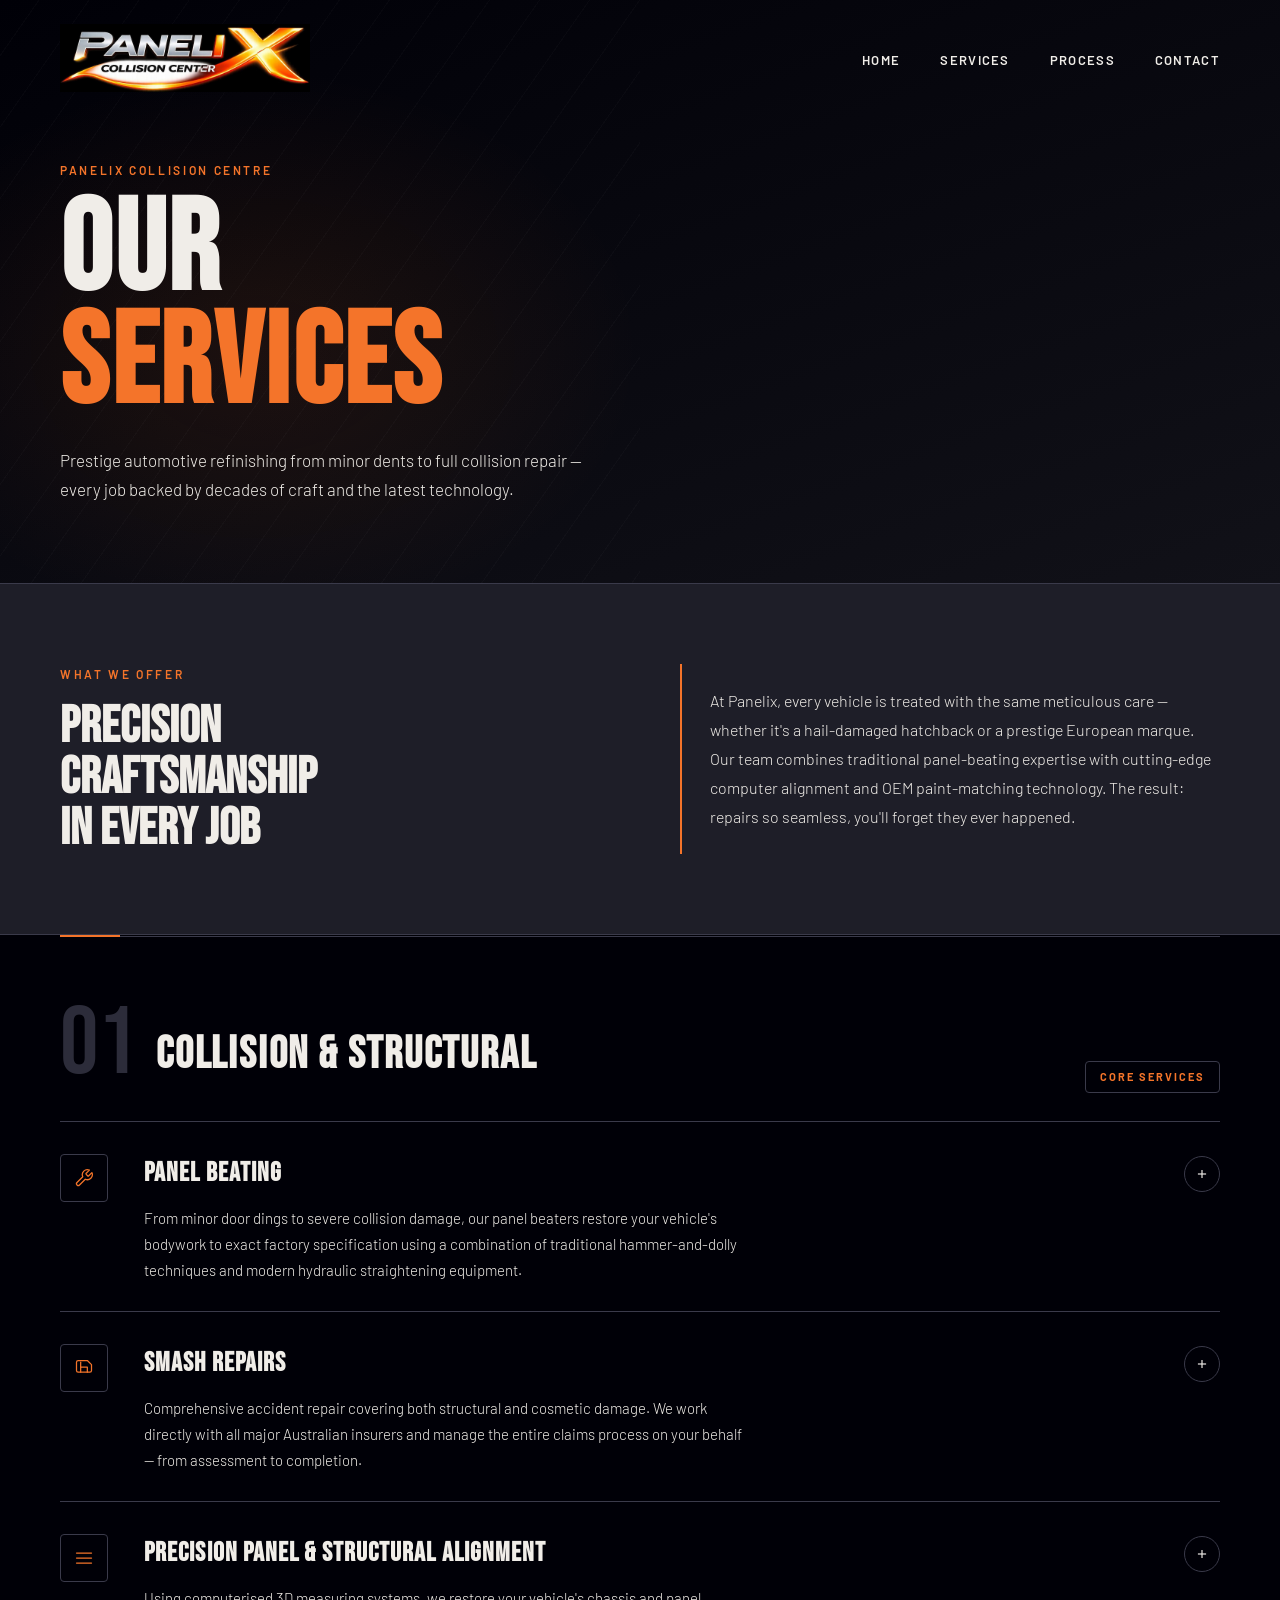
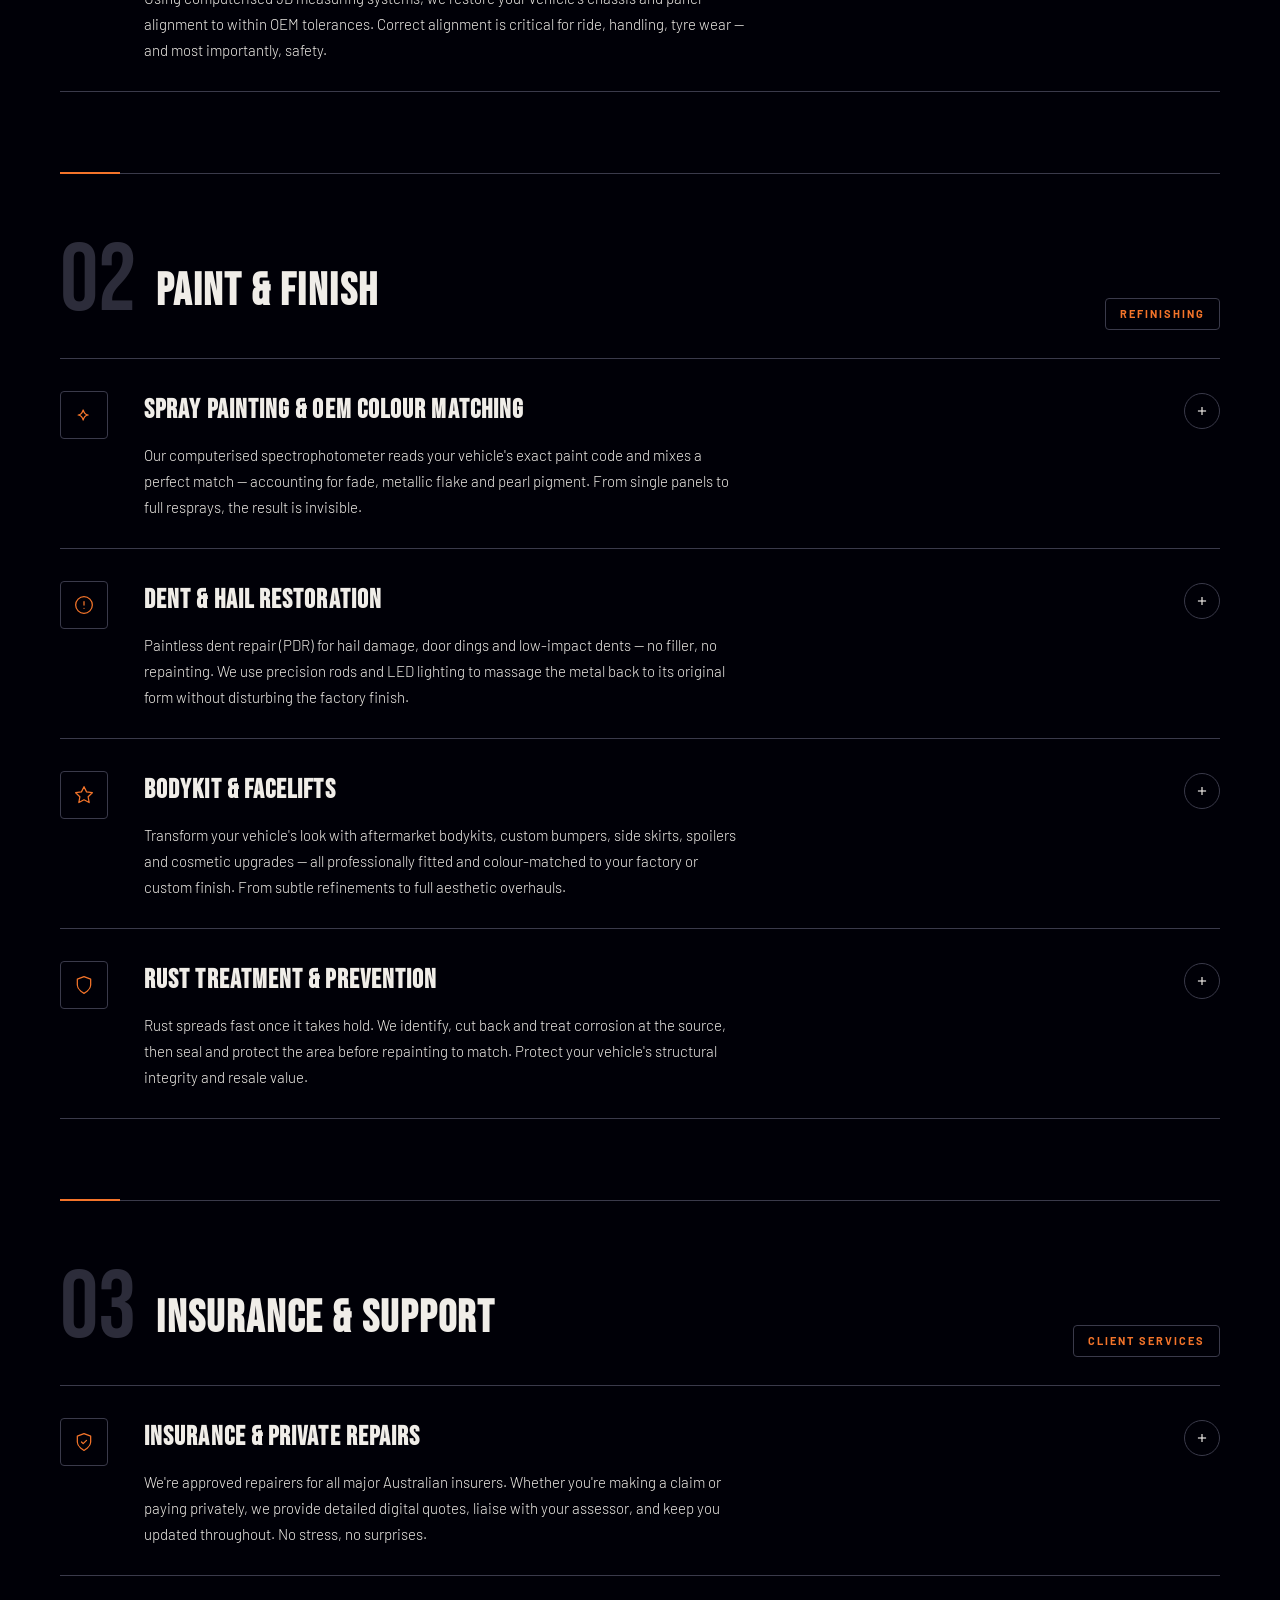
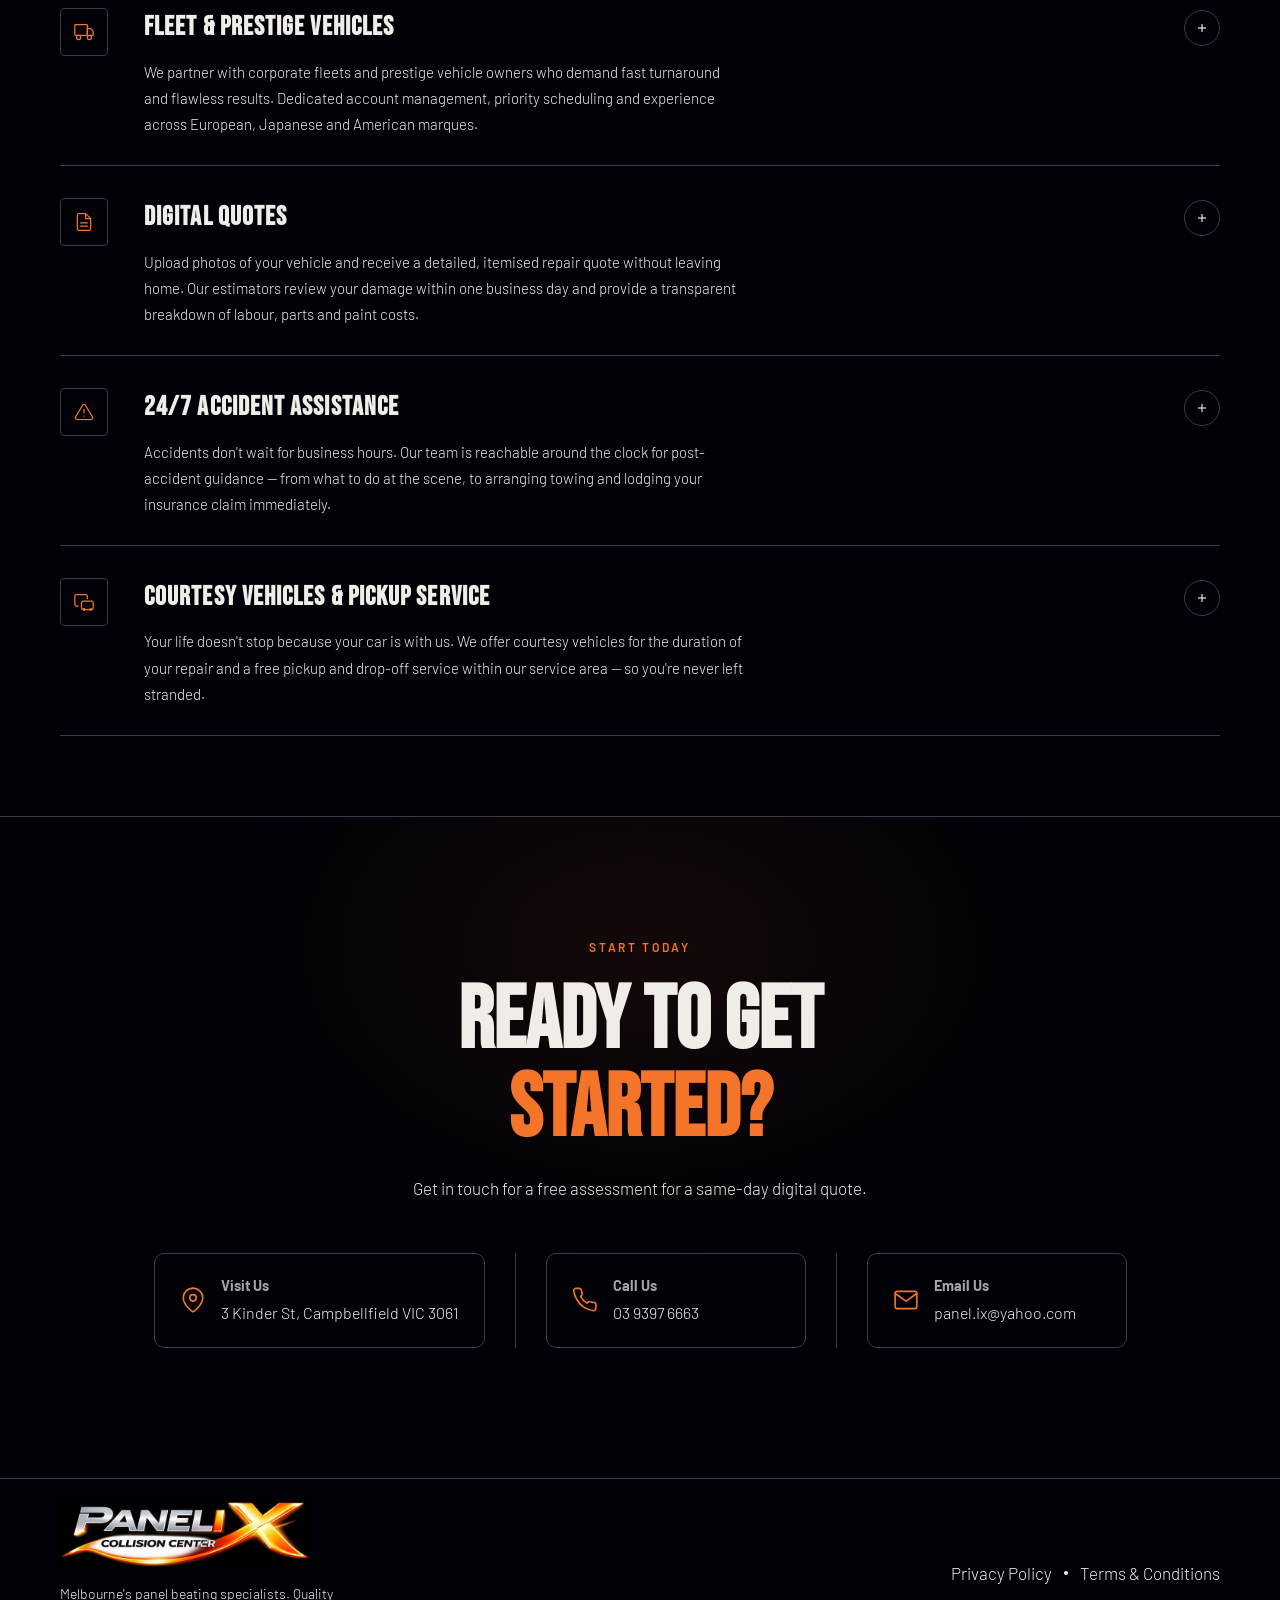
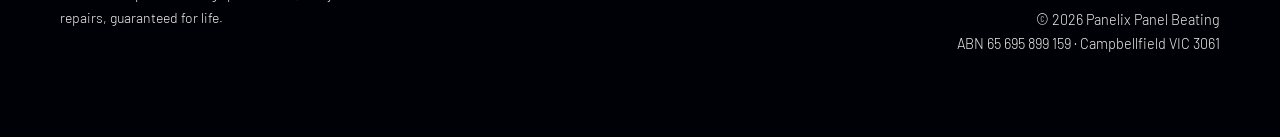
<file: services.html>
<!DOCTYPE html>
<html lang="en">
<head>
  <meta charset="UTF-8" />
  <meta name="viewport" content="width=device-width, initial-scale=1.0" />
  <title>Panelix: Services</title>
  <link rel="icon" type="image/png" href="images/logo-cropped.svg">
  <link rel="stylesheet" href="css_sheet/styles.css" />
  <link rel="preconnect" href="https://fonts.googleapis.com" />
  <link rel="preconnect" href="https://fonts.gstatic.com" crossorigin />
  <link href="https://fonts.googleapis.com/css2?family=Bebas+Neue&family=Barlow:ital,wght@0,300;0,400;0,600;1,300&display=swap" rel="stylesheet" />

  <style>

  </style>
</head>
<body>

  <!-- NAV -->
  <nav class="nav" id="navbar">
    <a href="index.html" class="logo">
      <img src="images/logo_1.jpeg" alt="Panelix Logo" class="logo-img">
    </a>

    <ul class="nav__links">
      <li><a href="index.html">Home</a></li>
      <li><a href="services.html">Services</a></li>
      <li><a href="process.html">Process</a></li>
      <li><a href="#contact">Contact</a></li>
    </ul>

    <button class="nav__hamburger" id="hamburger" aria-label="Toggle menu">
      <span></span><span></span><span></span>
    </button>
  </nav>

  <!-- Mobile Menu -->

  <div class="mobile-menu" id="mobileMenu">
    <ul>
      <li><a href="index.html" class="mobile-link">Home</a></li>
      <li><a href="services.html" class="mobile-link">Services</a></li>
      <li><a href="process.html" class="mobile-link">Process</a></li>
      <li><a href="#contact" class="mobile-link mobile-link--cta">Contact Us</a></li>
    </ul>
  </div>

  <!-- ── HERO ── -->

  <section class="sv-hero">
    <div class="sv-hero__content reveal">
      <p class="section-label">Panelix Collision Centre</p>
      <h1 class="sv-hero__title">OUR<br/><span>SERVICES</span></h1>
      <p class="sv-hero__sub">Prestige automotive refinishing from minor dents to full collision repair — every job backed by decades of craft and the latest technology.</p>
    </div>
  </section>

  <!-- ── INTRO ── -->
  <div class="sv-intro reveal">
    <div>
      <p class="section-label">What we offer</p>
      <h2 class="sv-intro__heading">PRECISION<br/>CRAFTSMANSHIP<br/>IN EVERY JOB</h2>
    </div>
    <p class="sv-intro__body">
      At Panelix, every vehicle is treated with the same meticulous care — whether it's a hail-damaged hatchback or a prestige European marque. Our team combines traditional panel-beating expertise with cutting-edge computer alignment and OEM paint-matching technology. The result: repairs so seamless, you'll forget they ever happened.
    </p>
  </div>

  <!-- ══════════════════════════════════
       CATEGORY 01 — COLLISION & STRUCTURAL
  ══════════════════════════════════════ -->
  <div class="sv-rule"></div>
  <section class="sv-category" id="collision">
    <div class="sv-category__header reveal">
      <span class="sv-category__num">01</span>
      <h2 class="sv-category__name">COLLISION &amp; STRUCTURAL</h2>
      <span class="sv-category__tag">Core Services</span>
    </div>

    <div class="sv-item" id="panel-beating">
      <div class="sv-item__icon">
        <svg viewBox="0 0 24 24"><path d="M14.7 6.3a1 1 0 0 0 0 1.4l1.6 1.6a1 1 0 0 0 1.4 0l3.77-3.77a6 6 0 0 1-7.94 7.94l-6.91 6.91a2.12 2.12 0 0 1-3-3l6.91-6.91a6 6 0 0 1 7.94-7.94l-3.76 3.76z"/></svg>
      </div>
      <div>
        <h3 class="sv-item__title">PANEL BEATING</h3>
        <p class="sv-item__desc">From minor door dings to severe collision damage, our panel beaters restore your vehicle's bodywork to exact factory specification using a combination of traditional hammer-and-dolly techniques and modern hydraulic straightening equipment.</p>
        <div class="sv-item__detail"><ul>
          <li>Full factory-spec panel restoration</li>
          <li>Hydraulic pulling and straightening systems</li>
          <li>Traditional hammer, dolly and shrinking techniques</li>
          <li>Pre and post-repair measurements verified</li>
          <li>All vehicles inspected for hidden structural damage</li>
        </ul></div>
      </div>
      <button class="sv-item__toggle" aria-label="Expand"><svg viewBox="0 0 24 24"><line x1="12" y1="5" x2="12" y2="19"/><line x1="5" y1="12" x2="19" y2="12"/></svg></button>
    </div>

    <div class="sv-item" id="smash-repairs">
      <div class="sv-item__icon">
        <svg viewBox="0 0 24 24"><path d="M19 17H5a2 2 0 0 1-2-2V5a2 2 0 0 1 2-2h11l5 5v7a2 2 0 0 1-2 2z"/><polyline points="16 17 16 11 8 11 8 17"/><polyline points="8 11 8 5"/></svg>
      </div>
      <div>
        <h3 class="sv-item__title">SMASH REPAIRS</h3>
        <p class="sv-item__desc">Comprehensive accident repair covering both structural and cosmetic damage. We work directly with all major Australian insurers and manage the entire claims process on your behalf — from assessment to completion.</p>
        <div class="sv-item__detail"><ul>
          <li>End-to-end insurance claims management</li>
          <li>Direct insurer billing — no upfront costs</li>
          <li>Structural integrity assessment included</li>
          <li>Air-bag and sensor recalibration post-repair</li>
          <li>Full photographic documentation for your records</li>
        </ul></div>
      </div>
      <button class="sv-item__toggle" aria-label="Expand"><svg viewBox="0 0 24 24"><line x1="12" y1="5" x2="12" y2="19"/><line x1="5" y1="12" x2="19" y2="12"/></svg></button>
    </div>

    <div class="sv-item" id="alignment">
      <div class="sv-item__icon">
        <svg viewBox="0 0 24 24"><line x1="3" y1="12" x2="21" y2="12"/><line x1="3" y1="6" x2="21" y2="6"/><line x1="3" y1="18" x2="21" y2="18"/></svg>
      </div>
      <div>
        <h3 class="sv-item__title">PRECISION PANEL &amp; STRUCTURAL ALIGNMENT</h3>
        <p class="sv-item__desc">Using computerised 3D measuring systems, we restore your vehicle's chassis and panel alignment to within OEM tolerances. Correct alignment is critical for ride, handling, tyre wear — and most importantly, safety.</p>
        <div class="sv-item__detail"><ul>
          <li>3D computerised chassis measurement</li>
          <li>Bench pulling to OEM specification</li>
          <li>Uni-body and ladder-frame vehicle support</li>
          <li>Post-repair measurement report provided</li>
          <li>Wheel alignment check included</li>
        </ul></div>
      </div>
      <button class="sv-item__toggle" aria-label="Expand"><svg viewBox="0 0 24 24"><line x1="12" y1="5" x2="12" y2="19"/><line x1="5" y1="12" x2="19" y2="12"/></svg></button>
    </div>
  </section>

  <!-- ══════════════════════════════════
       CATEGORY 02 — PAINT & FINISH
  ══════════════════════════════════════ -->
  <div class="sv-rule"></div>
  <section class="sv-category" id="paint">
    <div class="sv-category__header reveal">
      <span class="sv-category__num">02</span>
      <h2 class="sv-category__name">PAINT &amp; FINISH</h2>
      <span class="sv-category__tag">Refinishing</span>
    </div>

    <div class="sv-item" id="spray-painting">
      <div class="sv-item__icon">
        <svg viewBox="0 0 24 24"><path d="M5 12s2.545-.136 4-2c1.455-1.864 2-4 2-4s.545 2.136 2 4c1.455 1.864 4 2 4 2s-2.545.136-4 2c-1.455 1.864-2 4-2 4s-.545-2.136-2-4c-1.455-1.864-4-2-4-2z"/></svg>
      </div>
      <div>
        <h3 class="sv-item__title">SPRAY PAINTING &amp; OEM COLOUR MATCHING</h3>
        <p class="sv-item__desc">Our computerised spectrophotometer reads your vehicle's exact paint code and mixes a perfect match — accounting for fade, metallic flake and pearl pigment. From single panels to full resprays, the result is invisible.</p>
        <div class="sv-item__detail"><ul>
          <li>Computerised OEM colour matching system</li>
          <li>Waterborne and solvent-borne paint options</li>
          <li>Climate-controlled spray booths</li>
          <li>Spot, panel and full-vehicle resprays</li>
          <li>Ceramic and clear-coat protection available</li>
        </ul></div>
      </div>
      <button class="sv-item__toggle" aria-label="Expand"><svg viewBox="0 0 24 24"><line x1="12" y1="5" x2="12" y2="19"/><line x1="5" y1="12" x2="19" y2="12"/></svg></button>
    </div>

    <div class="sv-item" id="dent-removal">
      <div class="sv-item__icon">
        <svg viewBox="0 0 24 24"><circle cx="12" cy="12" r="10"/><path d="M12 8v4"/><path d="M12 16h.01"/></svg>
      </div>
      <div>
        <h3 class="sv-item__title">DENT &amp; HAIL RESTORATION</h3>
        <p class="sv-item__desc">Paintless dent repair (PDR) for hail damage, door dings and low-impact dents — no filler, no repainting. We use precision rods and LED lighting to massage the metal back to its original form without disturbing the factory finish.</p>
        <div class="sv-item__detail"><ul>
          <li>True PDR — no filler, no paint</li>
          <li>LED lighting rigs for precise dent mapping</li>
          <li>Hail damage assessments &amp; reports</li>
          <li>Insurance-approved PDR methodology</li>
          <li>Same-day turnaround available for minor damage</li>
        </ul></div>
      </div>
      <button class="sv-item__toggle" aria-label="Expand"><svg viewBox="0 0 24 24"><line x1="12" y1="5" x2="12" y2="19"/><line x1="5" y1="12" x2="19" y2="12"/></svg></button>
    </div>

    <div class="sv-item" id="bodykit">
      <div class="sv-item__icon">
        <svg viewBox="0 0 24 24"><polygon points="12 2 15.09 8.26 22 9.27 17 14.14 18.18 21.02 12 17.77 5.82 21.02 7 14.14 2 9.27 8.91 8.26 12 2"/></svg>
      </div>
      <div>
        <h3 class="sv-item__title">BODYKIT &amp; FACELIFTS</h3>
        <p class="sv-item__desc">Transform your vehicle's look with aftermarket bodykits, custom bumpers, side skirts, spoilers and cosmetic upgrades — all professionally fitted and colour-matched to your factory or custom finish. From subtle refinements to full aesthetic overhauls.</p>
        <div class="sv-item__detail"><ul>
          <li>OEM and aftermarket bodykit fitting</li>
          <li>Custom bumper fabrication and replacement</li>
          <li>Side skirts, spoilers and diffuser installation</li>
          <li>Full colour-match to factory or custom codes</li>
          <li>Cosmetic facelift packages available</li>
        </ul></div>
      </div>
      <button class="sv-item__toggle" aria-label="Expand"><svg viewBox="0 0 24 24"><line x1="12" y1="5" x2="12" y2="19"/><line x1="5" y1="12" x2="19" y2="12"/></svg></button>
    </div>

    <div class="sv-item" id="rust-treatment">
      <div class="sv-item__icon">
        <svg viewBox="0 0 24 24"><path d="M12 22s8-4 8-10V5l-8-3-8 3v7c0 6 8 10 8 10z"/></svg>
      </div>
      <div>
        <h3 class="sv-item__title">RUST TREATMENT &amp; PREVENTION</h3>
        <p class="sv-item__desc">Rust spreads fast once it takes hold. We identify, cut back and treat corrosion at the source, then seal and protect the area before repainting to match. Protect your vehicle's structural integrity and resale value.</p>
        <div class="sv-item__detail"><ul>
          <li>Full rust assessment and mapping</li>
          <li>Chemical conversion treatment</li>
          <li>Panel fabrication where cutting is required</li>
          <li>Cavity wax and underbody protection</li>
          <li>Post-treatment paint matched and sealed</li>
        </ul></div>
      </div>
      <button class="sv-item__toggle" aria-label="Expand"><svg viewBox="0 0 24 24"><line x1="12" y1="5" x2="12" y2="19"/><line x1="5" y1="12" x2="19" y2="12"/></svg></button>
    </div>
  </section>

  <!-- ══════════════════════════════════
       CATEGORY 03 — INSURANCE & SUPPORT
  ══════════════════════════════════════ -->
  <div class="sv-rule"></div>
  <section class="sv-category" id="support">
    <div class="sv-category__header reveal">
      <span class="sv-category__num">03</span>
      <h2 class="sv-category__name">INSURANCE &amp; SUPPORT</h2>
      <span class="sv-category__tag">Client Services</span>
    </div>

    <div class="sv-item" id="insurance">
      <div class="sv-item__icon">
        <svg viewBox="0 0 24 24"><path d="M12 22s8-4 8-10V5l-8-3-8 3v7c0 6 8 10 8 10z"/><polyline points="9 12 11 14 15 10"/></svg>
      </div>
      <div>
        <h3 class="sv-item__title">INSURANCE &amp; PRIVATE REPAIRS</h3>
        <p class="sv-item__desc">We're approved repairers for all major Australian insurers. Whether you're making a claim or paying privately, we provide detailed digital quotes, liaise with your assessor, and keep you updated throughout. No stress, no surprises.</p>
        <div class="sv-item__detail"><ul>
          <li>Approved repairer — all major insurers</li>
          <li>We manage all assessor communications</li>
          <li>Detailed line-item digital quotes provided</li>
          <li>Private repair pricing — no claim needed</li>
          <li>Repair progress updates via SMS or email</li>
        </ul></div>
      </div>
      <button class="sv-item__toggle" aria-label="Expand"><svg viewBox="0 0 24 24"><line x1="12" y1="5" x2="12" y2="19"/><line x1="5" y1="12" x2="19" y2="12"/></svg></button>
    </div>

    <div class="sv-item" id="fleet">
      <div class="sv-item__icon">
        <svg viewBox="0 0 24 24"><rect x="1" y="3" width="15" height="13" rx="1"/><path d="M16 8h4l3 3v5h-7V8z"/><circle cx="5.5" cy="18.5" r="2.5"/><circle cx="18.5" cy="18.5" r="2.5"/></svg>
      </div>
      <div>
        <h3 class="sv-item__title">FLEET &amp; PRESTIGE VEHICLES</h3>
        <p class="sv-item__desc">We partner with corporate fleets and prestige vehicle owners who demand fast turnaround and flawless results. Dedicated account management, priority scheduling and experience across European, Japanese and American marques.</p>
        <div class="sv-item__detail"><ul>
          <li>Dedicated fleet account management</li>
          <li>Priority scheduling for fleet vehicles</li>
          <li>Experience with BMW, Mercedes, Audi, Porsche and more</li>
          <li>Consolidated invoicing for fleet operators</li>
          <li>Rapid turnaround SLAs available</li>
        </ul></div>
      </div>
      <button class="sv-item__toggle" aria-label="Expand"><svg viewBox="0 0 24 24"><line x1="12" y1="5" x2="12" y2="19"/><line x1="5" y1="12" x2="19" y2="12"/></svg></button>
    </div>

    <div class="sv-item" id="quotes">
      <div class="sv-item__icon">
        <svg viewBox="0 0 24 24"><path d="M14 2H6a2 2 0 0 0-2 2v16a2 2 0 0 0 2 2h12a2 2 0 0 0 2-2V8z"/><polyline points="14 2 14 8 20 8"/><line x1="16" y1="13" x2="8" y2="13"/><line x1="16" y1="17" x2="8" y2="17"/></svg>
      </div>
      <div>
        <h3 class="sv-item__title">DIGITAL QUOTES</h3>
        <p class="sv-item__desc">Upload photos of your vehicle and receive a detailed, itemised repair quote without leaving home. Our estimators review your damage within one business day and provide a transparent breakdown of labour, parts and paint costs.</p>
        <div class="sv-item__detail"><ul>
          <li>Photo-based remote assessment</li>
          <li>Itemised quote — labour, parts, paint</li>
          <li>Response within one business day</li>
          <li>No obligation, no pressure</li>
          <li>Quote valid for 30 days</li>
        </ul></div>
      </div>
      <button class="sv-item__toggle" aria-label="Expand"><svg viewBox="0 0 24 24"><line x1="12" y1="5" x2="12" y2="19"/><line x1="5" y1="12" x2="19" y2="12"/></svg></button>
    </div>

    <div class="sv-item" id="accident">
      <div class="sv-item__icon">
        <svg viewBox="0 0 24 24"><path d="M10.29 3.86L1.82 18a2 2 0 0 0 1.71 3h16.94a2 2 0 0 0 1.71-3L13.71 3.86a2 2 0 0 0-3.42 0z"/><line x1="12" y1="9" x2="12" y2="13"/><line x1="12" y1="17" x2="12.01" y2="17"/></svg>
      </div>
      <div>
        <h3 class="sv-item__title">24/7 ACCIDENT ASSISTANCE</h3>
        <p class="sv-item__desc">Accidents don't wait for business hours. Our team is reachable around the clock for post-accident guidance — from what to do at the scene, to arranging towing and lodging your insurance claim immediately.</p>
        <div class="sv-item__detail"><ul>
          <li>24-hour emergency phone line</li>
          <li>On-call towing referral network</li>
          <li>On-scene guidance and documentation advice</li>
          <li>Same-night insurance claim lodgement</li>
          <li>Immediate courtesy vehicle arrangement where available</li>
        </ul></div>
      </div>
      <button class="sv-item__toggle" aria-label="Expand"><svg viewBox="0 0 24 24"><line x1="12" y1="5" x2="12" y2="19"/><line x1="5" y1="12" x2="19" y2="12"/></svg></button>
    </div>

    <div class="sv-item" id="courtesy">
      <div class="sv-item__icon">
        <svg viewBox="0 0 24 24"><path d="M5 17H3a2 2 0 0 1-2-2V5a2 2 0 0 1 2-2h11a2 2 0 0 1 2 2v3"/><rect x="9" y="11" width="14" height="10" rx="2"/><circle cx="12" cy="21" r="1"/><circle cx="20" cy="21" r="1"/></svg>
      </div>
      <div>
        <h3 class="sv-item__title">COURTESY VEHICLES &amp; PICKUP SERVICE</h3>
        <p class="sv-item__desc">Your life doesn't stop because your car is with us. We offer courtesy vehicles for the duration of your repair and a free pickup and drop-off service within our service area — so you're never left stranded.</p>
        <div class="sv-item__detail"><ul>
          <li>Courtesy vehicles subject to availability</li>
          <li>Free pickup and drop-off within service area</li>
          <li>Vehicle returned cleaned and inspected</li>
          <li>Priority courtesy car allocation for insurance work</li>
          <li>Arrange via phone or online at booking</li>
        </ul></div>
      </div>
      <button class="sv-item__toggle" aria-label="Expand"><svg viewBox="0 0 24 24"><line x1="12" y1="5" x2="12" y2="19"/><line x1="5" y1="12" x2="19" y2="12"/></svg></button>
    </div>
  </section>

  <!-- ── STATS STRIP ── -->

  <!-- ── CTA ── -->
  <section class="pr-cta" id="contact">
    <p class="section-label">Start today</p>
    <h2 class="pr-cta__title">READY TO GET<br/><span>STARTED?</span></h2>
    <p class="pr-cta__sub">Get in touch for a free assessment for a same-day digital quote.</p>

    <div class="pr-cta__contact">
      <div class="pr-cta__contact-item">
        <svg viewBox="0 0 24 24" fill="none" stroke="currentColor" stroke-width="1.5" stroke-linecap="round" stroke-linejoin="round"><path d="M21 10c0 7-9 13-9 13s-9-6-9-13a9 9 0 0 1 18 0z"/><circle cx="12" cy="10" r="3"/></svg>
        <div>
          <strong>Visit Us</strong>
          <span>3 Kinder St, Campbellfield VIC 3061</span>
        </div>
      </div>
      <div class="pr-cta__contact-divider"></div>
      <div class="pr-cta__contact-item">
        <svg viewBox="0 0 24 24" fill="none" stroke="currentColor" stroke-width="1.5" stroke-linecap="round" stroke-linejoin="round"><path d="M22 16.92v3a2 2 0 0 1-2.18 2 19.79 19.79 0 0 1-8.63-3.07A19.5 19.5 0 0 1 4.69 12 19.79 19.79 0 0 1 1.61 3.4 2 2 0 0 1 3.6 1.22h3a2 2 0 0 1 2 1.72 12.84 12.84 0 0 0 .7 2.81 2 2 0 0 1-.45 2.11L7.91 8.91a16 16 0 0 0 6 6l.91-.91a2 2 0 0 1 2.11-.45 12.84 12.84 0 0 0 2.81.7A2 2 0 0 1 22 16.92z"/></svg>
        <div>
          <strong>Call Us</strong>
          <a href="tel:0393976663"><span>03 9397 6663</span></a>
        </div>
      </div>
      <div class="pr-cta__contact-divider"></div>
      <div class="pr-cta__contact-item">
        <svg viewBox="0 0 24 24" fill="none" stroke="currentColor" stroke-width="1.5" stroke-linecap="round" stroke-linejoin="round"><path d="M4 4h16c1.1 0 2 .9 2 2v12c0 1.1-.9 2-2 2H4c-1.1 0-2-.9-2-2V6c0-1.1.9-2 2-2z"/><polyline points="22,6 12,13 2,6"/></svg>
        <div>
          <strong>Email Us</strong>
          <a href="mailto:Panel.ix@yahoo.com"><span>panel.ix@yahoo.com</span></a>
        </div>
      </div>
    </div>
  </section>

  <!-- ── FOOTER ── -->
 <footer class="footer">
  <div class="footer__top" style="margin-top: -40px;">

    <!-- LEFT -->
    <div class="footer__brand">
      <a href="index.html" class="logo">
        <img src="images/logo_1.jpeg" alt="Panelix" class="logo-img">
      </a>
      <p>
        Melbourne's panel beating specialists. 
        Quality repairs, guaranteed for life.
      </p>
    </div>

    <!-- RIGHT -->
    <div class="footer__right" style="margin-top: 60px;">
      <div class="footer__bottom-links">
        <a href="privacy.html">Privacy Policy</a>
        <span class="footer__bottom-dot"></span>
        <a href="terms.html">Terms &amp; Conditions</a>
      </div>

      <div class="footer__bottom-info">
        <p>© 2026 Panelix Panel Beating</p>
        <p>ABN 65 695 899 159 · Campbellfield VIC 3061</p>
      </div>
    </div>

  </div>
</footer>

  <script>
    // ── Nav scroll ──
    const navbar = document.getElementById('navbar');
    window.addEventListener('scroll', () => {
      navbar.classList.toggle('nav--scrolled', window.scrollY > 40);
    });

    // ── Hamburger ──
    const hamburger = document.getElementById('hamburger');
    const mobileMenu = document.getElementById('mobileMenu');
    hamburger.addEventListener('click', () => {
      hamburger.classList.toggle('open');
      mobileMenu.classList.toggle('open');
    });
    document.querySelectorAll('.mobile-link').forEach(link => {
      link.addEventListener('click', () => {
        hamburger.classList.remove('open');
        mobileMenu.classList.remove('open');
      });
    });

    // ── Scroll reveal (uses .revealed to match styles.css) ──
    const observer = new IntersectionObserver((entries) => {
      entries.forEach(entry => {
        if (entry.isIntersecting) {
          entry.target.classList.add('revealed');
          observer.unobserve(entry.target);
        }
      });
    }, { threshold: 0.08, rootMargin: '0px 0px -40px 0px' });

    document.querySelectorAll('.reveal, .sv-item').forEach(el => observer.observe(el));

    // Stagger sv-items within each category
    document.querySelectorAll('.sv-category').forEach(cat => {
      cat.querySelectorAll('.sv-item').forEach((item, i) => {
        item.style.transitionDelay = `${i * 0.07}s`;
      });
    });

    // ── Accordion ──
    document.querySelectorAll('.sv-item__toggle').forEach(btn => {
      btn.addEventListener('click', () => {
        const item = btn.closest('.sv-item');
        const isOpen = item.classList.contains('open');
        item.closest('.sv-category')
            .querySelectorAll('.sv-item.open')
            .forEach(el => el.classList.remove('open'));
        if (!isOpen) item.classList.add('open');
      });
    });
  </script>
</body>
</html>
</file>
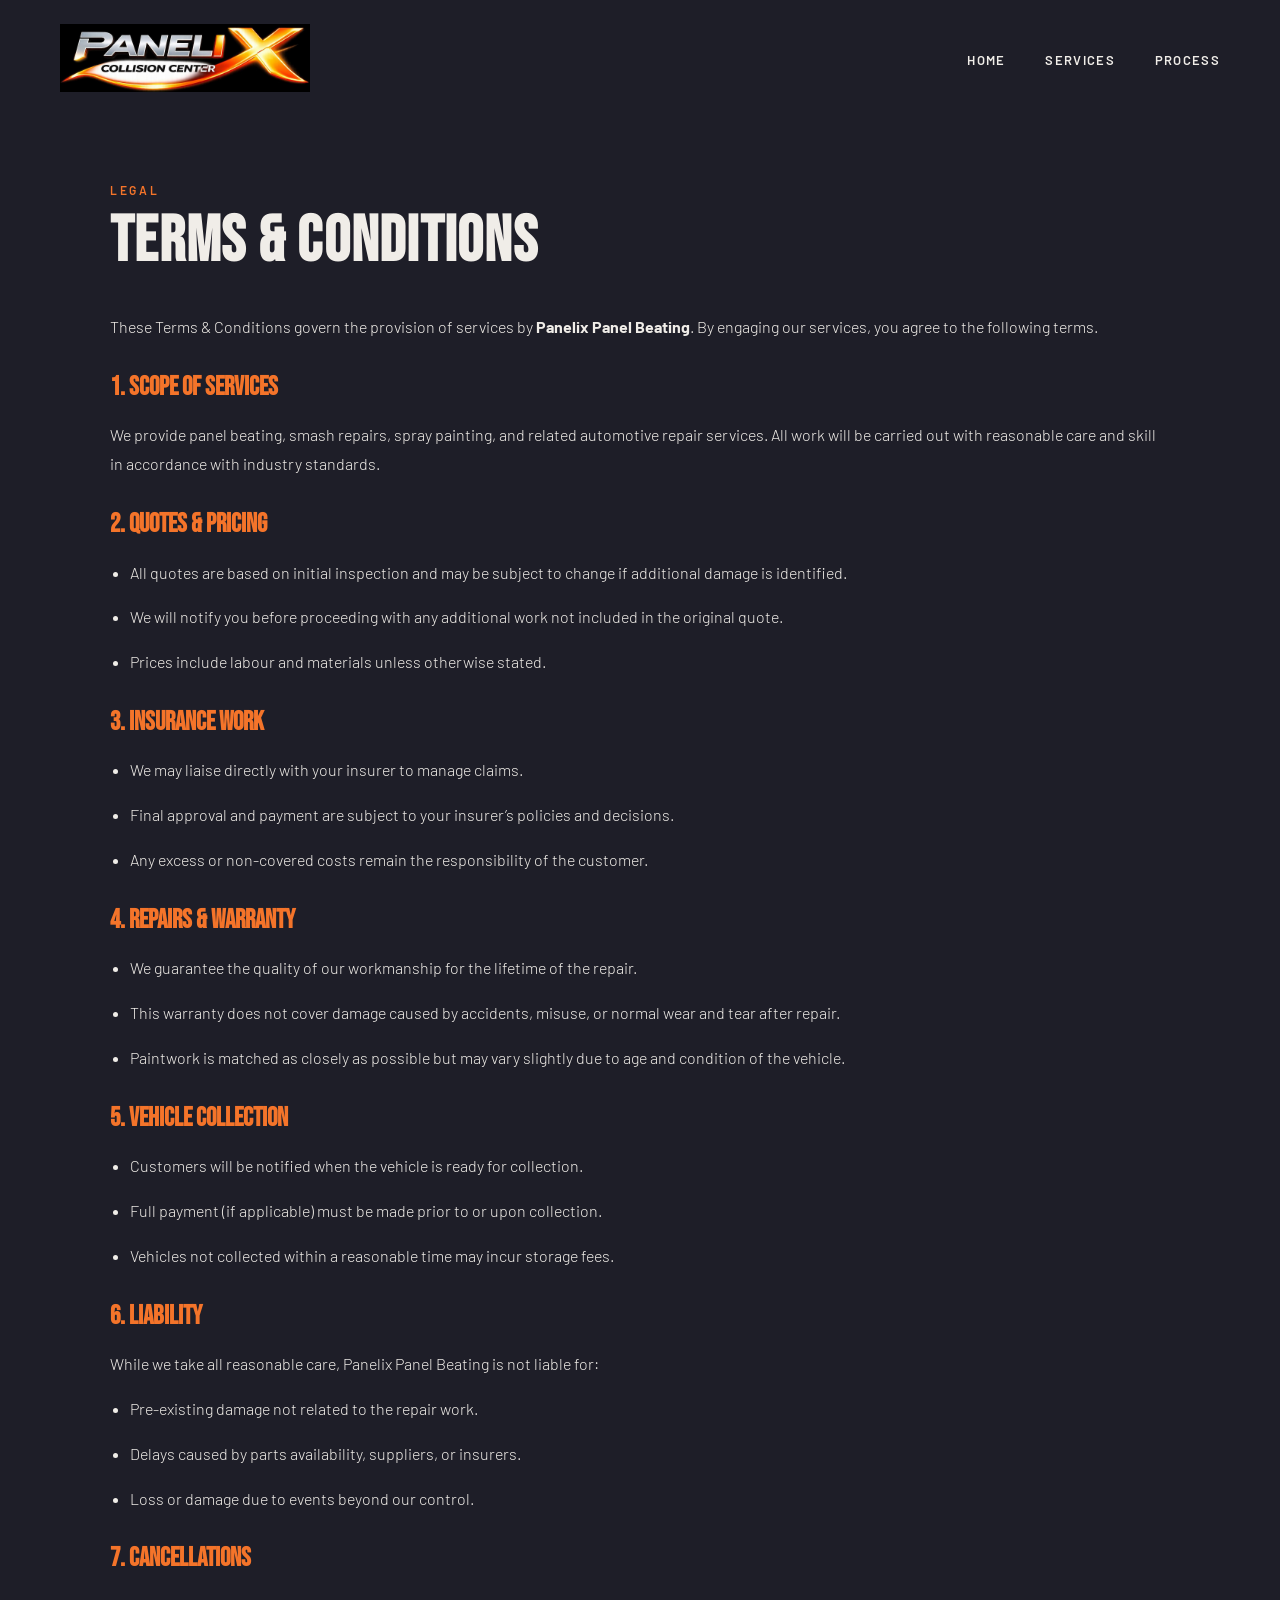
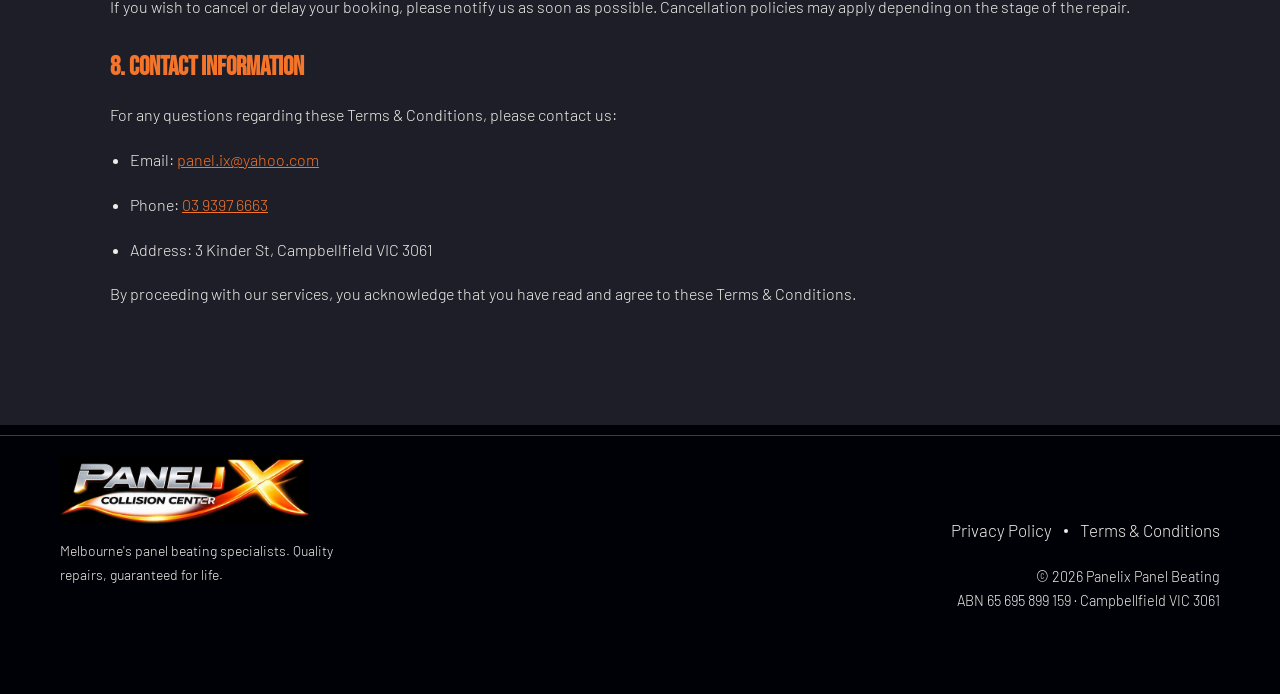
<file: terms.html>
<!DOCTYPE html>
<html lang="en">
<head>
  <meta charset="UTF-8" />
  <meta name="viewport" content="width=device-width, initial-scale=1.0" />
  <title>Panelix: Terms </title>
  <link rel="icon" type="image/png" href="images/logo-cropped.svg">
  <link rel="stylesheet" href="css_sheet/styles.css" />
  <link rel="preconnect" href="https://fonts.googleapis.com" />
  <link rel="preconnect" href="https://fonts.gstatic.com" crossorigin />
  <link href="https://fonts.googleapis.com/css2?family=Bebas+Neue&family=Barlow:ital,wght@0,300;0,400;0,600;1,300&display=swap" rel="stylesheet" />
</head>
<body>

  <!-- NAV -->
  <nav class="nav" id="navbar">

      <a href="index.html" class="logo">
        <img src="images/logo_1.jpeg"  alt="AI Privacy Consultancy Logo" class="logo-img">
      </a>

    <ul class="nav__links">
      <li><a href="index.html">Home</a></li>
      <li><a href="services.html">Services</a></li>
      <li><a href="process.html">Process</a></li>
    </ul>

    <button class="nav__hamburger" id="hamburger" aria-label="Toggle menu">
      <span></span><span></span><span></span>
    </button>
  </nav>

  <!-- Mobile Menu -->

<!-- Mobile Menu -->
  <div class="mobile-menu" id="mobileMenu">
    <ul>
      <li><a href="index.html" class="mobile-link">Home</a></li>
      <li><a href="services.html" class="mobile-link">Services</a></li>
      <li><a href="process.html" class="mobile-link">Process</a></li>
    </ul>
  </div>
  

  <!-- STATS STRIP -->

  <section class="privacy-policy" id="privacy-policy">
  <div class="section-header" style="margin-top: 80px; margin-left: 50px;">
    <p class="section-label">Legal</p>
    <h2 class="section-title">Terms &amp; Conditions</h2>
  </div>

  <div class="policy-content" style="margin-left: 50px; margin-right: 50px;">

    <p>These Terms &amp; Conditions govern the provision of services by <strong>Panelix Panel Beating</strong>. By engaging our services, you agree to the following terms.</p>

    <h3>1. Scope of Services</h3>
    <p>We provide panel beating, smash repairs, spray painting, and related automotive repair services. All work will be carried out with reasonable care and skill in accordance with industry standards.</p>

    <h3>2. Quotes & Pricing</h3>
    <ul>
      <li>All quotes are based on initial inspection and may be subject to change if additional damage is identified.</li>
      <li>We will notify you before proceeding with any additional work not included in the original quote.</li>
      <li>Prices include labour and materials unless otherwise stated.</li>
    </ul>

    <h3>3. Insurance Work</h3>
    <ul>
      <li>We may liaise directly with your insurer to manage claims.</li>
      <li>Final approval and payment are subject to your insurer’s policies and decisions.</li>
      <li>Any excess or non-covered costs remain the responsibility of the customer.</li>
    </ul>

    <h3>4. Repairs & Warranty</h3>
    <ul>
      <li>We guarantee the quality of our workmanship for the lifetime of the repair.</li>
      <li>This warranty does not cover damage caused by accidents, misuse, or normal wear and tear after repair.</li>
      <li>Paintwork is matched as closely as possible but may vary slightly due to age and condition of the vehicle.</li>
    </ul>

    <h3>5. Vehicle Collection</h3>
    <ul>
      <li>Customers will be notified when the vehicle is ready for collection.</li>
      <li>Full payment (if applicable) must be made prior to or upon collection.</li>
      <li>Vehicles not collected within a reasonable time may incur storage fees.</li>
    </ul>

    <h3>6. Liability</h3>
    <p>While we take all reasonable care, Panelix Panel Beating is not liable for:</p>
    <ul>
      <li>Pre-existing damage not related to the repair work.</li>
      <li>Delays caused by parts availability, suppliers, or insurers.</li>
      <li>Loss or damage due to events beyond our control.</li>
    </ul>

    <h3>7. Cancellations</h3>
    <p>If you wish to cancel or delay your booking, please notify us as soon as possible. Cancellation policies may apply depending on the stage of the repair.</p>

    <h3>8. Contact Information</h3>
    <p>For any questions regarding these Terms &amp; Conditions, please contact us:</p>
    <ul>
      <li>Email: <a href="mailto:panel.ix@yahoo.com">panel.ix@yahoo.com</a></li>
      <li>Phone: <a href="tel:0393976663">03 9397 6663</a></li>
      <li>Address: 3 Kinder St, Campbellfield VIC 3061</li>
    </ul>

    <p>By proceeding with our services, you acknowledge that you have read and agree to these Terms &amp; Conditions.</p>
  </div>
</section>
  
 <!-- FOOTER -->
<footer class="footer">
  <div class="footer__top" style="margin-top: -40px;">

    <!-- LEFT -->
    <div class="footer__brand">
      <a href="index.html" class="logo">
        <img src="images/logo_1.jpeg" alt="Panelix" class="logo-img">
      </a>
      <p>
        Melbourne's panel beating specialists. 
        Quality repairs, guaranteed for life.
      </p>
    </div>

    <!-- RIGHT -->
    <div class="footer__right" style="margin-top: 60px;">
      <div class="footer__bottom-links">
        <a href="privacy.html">Privacy Policy</a>
        <span class="footer__bottom-dot"></span>
        <a href="terms.html">Terms &amp; Conditions</a>
      </div>

      <div class="footer__bottom-info">
        <p>© 2026 Panelix Panel Beating</p>
        <p>ABN 65 695 899 159 · Campbellfield VIC 3061</p>
      </div>
    </div>

  </div>
</footer>

  <script>
    // NAV scroll effect
    const navbar = document.getElementById('navbar');
    window.addEventListener('scroll', () => {
      navbar.classList.toggle('nav--scrolled', window.scrollY > 60);
    });

    // Hamburger menu
    const hamburger = document.getElementById('hamburger');
    const mobileMenu = document.getElementById('mobileMenu');
    hamburger.addEventListener('click', () => {
      hamburger.classList.toggle('open');
      mobileMenu.classList.toggle('open');
    });
    document.querySelectorAll('.mobile-link').forEach(link => {
      link.addEventListener('click', () => {
        hamburger.classList.remove('open');
        mobileMenu.classList.remove('open');
      });
    });

    // Scroll reveal
    const revealEls = document.querySelectorAll('.reveal');
    const revealObserver = new IntersectionObserver((entries) => {
      entries.forEach(e => {
        if (e.isIntersecting) {
          e.target.classList.add('revealed');
          revealObserver.unobserve(e.target);
        }
      });
    }, { threshold: 0.12 });
    revealEls.forEach(el => revealObserver.observe(el));

    // Counter animation
    const counters = document.querySelectorAll('.counter');
    const counterObserver = new IntersectionObserver((entries) => {
      entries.forEach(e => {
        if (e.isIntersecting) {
          const target = +e.target.dataset.target;
          let current = 0;
          const step = target / 60;
          const tick = () => {
            current = Math.min(current + step, target);
            e.target.textContent = Math.floor(current).toLocaleString() + (target >= 100 ? '' : '+');
            if (current < target) requestAnimationFrame(tick);
            else e.target.textContent = target.toLocaleString() + (target < 100 ? '+' : (target === 98 ? '%' : '+'));
          };
          tick();
          counterObserver.unobserve(e.target);
        }
      });
    }, { threshold: 0.5 });
    counters.forEach(c => counterObserver.observe(c));

    // Spark particles
    const sparksContainer = document.getElementById('sparks');
    function createSpark() {
      const spark = document.createElement('div');
      spark.className = 'spark';
      spark.style.left = Math.random() * 100 + '%';
      spark.style.animationDuration = (Math.random() * 2 + 1) + 's';
      spark.style.animationDelay = Math.random() * 0.5 + 's';
      spark.style.width = spark.style.height = (Math.random() * 4 + 2) + 'px';
      sparksContainer.appendChild(spark);
      spark.addEventListener('animationend', () => spark.remove());
    }
    setInterval(createSpark, 300);

    // Form submit
    document.getElementById('contactForm').addEventListener('submit', function(e) {
      e.preventDefault();
      document.getElementById('formSuccess').classList.add('visible');
      this.reset();
      setTimeout(() => document.getElementById('formSuccess').classList.remove('visible'), 5000);
    });

    // Smooth scroll for anchor links
    document.querySelectorAll('a[href^="#"]').forEach(anchor => {
      anchor.addEventListener('click', function(e) {
        e.preventDefault();
        const target = document.querySelector(this.getAttribute('href'));
        if (target) target.scrollIntoView({ behavior: 'smooth', block: 'start' });
      });
    });
  </script>
</body>
</html>
</file>
<file: css_sheet/styles.css>
/* ======================================
   IRONFORGE PANEL BEATING — STYLESHEET
   ====================================== */

/* --- TOKENS --- */
:root {
  --steel-darkest: #000007;
  --steel-dark: #14141a;
  --steel-mid: #1e1e28;
  --steel-light: #2c2c3a;
  --steel-border: #3a3a4a;
  --spark: #f4742a;
  --spark-bright: #fb923c;
  --spark-glow: rgba(249, 115, 22, 0.25);
  --text-primary: #f0ede8;
  --text-secondary: #f0ede8;
  --text-muted: #f0ede8;
  --font-display: 'Bebas Neue', sans-serif;
  --font-body: 'Barlow', sans-serif;
  --radius: 4px;
  --transition: 0.35s cubic-bezier(0.25, 0.46, 0.45, 0.94);
}

/* --- RESET --- */
*, *::before, *::after { box-sizing: border-box; margin: 0; padding: 0; }
html { scroll-behavior: smooth; }
body {
  background: var(--steel-darkest);
  color: var(--text-primary);
  font-family: var(--font-body);
  font-weight: 300;
  font-size: 17px;
  line-height: 1.7;
  overflow-x: hidden;
}
a { color: inherit; text-decoration: none; }
img { display: block; max-width: 100%; }
ul { list-style: none; }
input, textarea, select {
  font-family: var(--font-body);
  font-size: 15px;
}

/* --- SCROLLBAR --- */
::-webkit-scrollbar { width: 6px; }
::-webkit-scrollbar-track { background: var(--steel-dark); }
::-webkit-scrollbar-thumb { background: var(--spark); border-radius: 3px; }

/* ======================================
   TYPOGRAPHY HELPERS
   ====================================== */
.section-label {
  font-family: var(--font-body);
  font-size: 12px;
  font-weight: 600;
  letter-spacing: 0.22em;
  text-transform: uppercase;
  color: var(--spark);
  margin-bottom: 16px;
}
.section-title {
  font-family: var(--font-display);
  font-size: clamp(3rem, 6vw, 5.5rem);
  line-height: 0.95;
  letter-spacing: 0.02em;
  color: var(--text-primary);
  margin-bottom: 32px;
}
.section-title span {
  color: var(--spark);
}

/* ======================================
   REVEAL ANIMATIONS
   ====================================== */
.reveal {
  opacity: 0;
  transform: translateY(36px);
  transition: opacity 0.7s ease, transform 0.7s ease;
}
.reveal--delay-1 { transition-delay: 0.12s; }
.reveal--delay-2 { transition-delay: 0.24s; }
.reveal--delay-3 { transition-delay: 0.36s; }
.revealed {
  opacity: 1;
  transform: translateY(0);
}

/* ======================================
   BUTTONS
   ====================================== */
.btn {
  display: inline-flex;
  align-items: center;
  gap: 10px;
  padding: 14px 34px;
  font-family: var(--font-body);
  font-size: 14px;
  font-weight: 600;
  letter-spacing: 0.1em;
  text-transform: uppercase;
  border-radius: var(--radius);
  cursor: pointer;
  transition: var(--transition);
  border: 2px solid transparent;
  position: relative;
  overflow: hidden;
}
.btn::after {
  content: '';
  position: absolute;
  inset: 0;
  background: rgba(255,255,255,0.06);
  opacity: 0;
  transition: opacity 0.2s;
}
.btn:hover::after { opacity: 1; }
.btn--primary {
  background: var(--spark);
  color: #000;
  border-color: var(--spark);
}
.btn--primary:hover {
  background: var(--spark-bright);
  border-color: var(--spark-bright);
  transform: translateY(-2px);
  box-shadow: 0 8px 30px var(--spark-glow);
}
.btn--ghost {
  background: transparent;
  color: var(--text-primary);
  border-color: var(--steel-border);
}
.btn--ghost:hover {
  border-color: var(--spark);
  color: var(--spark);
  transform: translateY(-2px);
}
.btn--full { width: 100%; justify-content: center; }

/* ======================================
   NAVBAR
   ====================================== */
.nav {
  position: fixed;
  top: 0; left: 0; right: 0;
  z-index: 100;
  display: flex;
  align-items: center;
  justify-content: space-between;
  padding: 24px 60px;
  transition: background 0.4s ease, padding 0.4s ease, box-shadow 0.4s ease;
}
.nav--scrolled {
  background: rgba(13, 13, 15, 0.95);
  backdrop-filter: blur(12px);
  padding: 16px 60px;
  box-shadow: 0 4px 40px rgba(0,0,0,0.6);
  border-bottom: 1px solid var(--steel-border);
}
.nav__logo {
  display: flex;
  align-items: center;
  gap: 10px;
  font-family: var(--font-display);
  font-size: 1.8rem;
  letter-spacing: 0.05em;
  color: var(--text-primary);
}
.nav__logo-icon {
  color: var(--spark);
  display: inline-block;
  animation: spinSlow 8s linear infinite;
}
@keyframes spinSlow { to { transform: rotate(360deg); } }
.nav__links {
  display: flex;
  gap: 40px;
}
.nav__links a {
  font-size: 13px;
  font-weight: 600;
  letter-spacing: 0.1em;
  text-transform: uppercase;
  color: var(--text-secondary);
  transition: color 0.25s;
  position: relative;
}
.nav__links a::after {
  content: '';
  position: absolute;
  bottom: -4px; left: 0;
  width: 0; height: 2px;
  background: var(--spark);
  transition: width 0.3s;
}
.nav__links a:hover { color: var(--text-primary); }
.nav__links a:hover::after { width: 100%; }
.nav__cta {
  font-size: 13px;
  font-weight: 600;
  letter-spacing: 0.08em;
  text-transform: uppercase;
  color: var(--spark);
  border: 1.5px solid var(--spark);
  padding: 8px 22px;
  border-radius: var(--radius);
  transition: var(--transition);
}
.nav__cta:hover {
  background: var(--spark);
  color: #000;
}
.nav__hamburger {
  display: none;
  flex-direction: column;
  gap: 5px;
  background: none;
  border: none;
  cursor: pointer;
  padding: 4px;
}
.nav__hamburger span {
  display: block;
  width: 26px; height: 2px;
  background: var(--text-primary);
  transition: var(--transition);
  transform-origin: center;
}
.nav__hamburger.open span:nth-child(1) { transform: translateY(7px) rotate(45deg); }
.nav__hamburger.open span:nth-child(2) { opacity: 0; }
.nav__hamburger.open span:nth-child(3) { transform: translateY(-7px) rotate(-45deg); }

/* Mobile Menu */
.mobile-menu {
  position: fixed;
  top: 0; left: 0; right: 0;
  background: var(--steel-dark);
  z-index: 99;
  padding: 120px 40px 40px;
  transform: translateY(-100%);
  transition: transform 0.4s cubic-bezier(0.77, 0, 0.18, 1);
  border-bottom: 2px solid var(--spark);
}
.mobile-menu.open { transform: translateY(0); }
.mobile-menu ul { display: flex; flex-direction: column; gap: 20px; }
.mobile-link {
  font-family: var(--font-display);
  font-size: 2rem;
  color: var(--text-secondary);
  transition: color 0.2s;
}
.mobile-link:hover { color: var(--spark); }
.mobile-link--cta {
  color: var(--spark);
  border: 1.5px solid var(--spark);
  padding: 12px 30px;
  display: inline-block;
  margin-top: 10px;
  font-size: 1.4rem;
}

.logo-img {
  width: 250px;   /* adjust as needed */
  margin-left: 0px;
  height: auto;   /* keeps aspect ratio */
}

/* ======================================
   HERO
   ====================================== */
.hero {
  min-height: 100vh;
  display: flex;
  align-items: center;
  position: relative;
  overflow: hidden;
  padding: 140px 60px 80px;
  background:
    radial-gradient(ellipse 60% 70% at 70% 50%, rgba(249,115,22,0.07) 0%, transparent 65%),
    linear-gradient(160deg, var(--steel-darkest) 0%, #111118 100%);
}

/* Noise texture overlay */
.hero__noise {
  position: absolute;
  inset: 0;
  background-image: url("data:image/svg+xml,%3Csvg viewBox='0 0 256 256' xmlns='http://www.w3.org/2000/svg'%3E%3Cfilter id='noise'%3E%3CfeTurbulence type='fractalNoise' baseFrequency='0.9' numOctaves='4' stitchTiles='stitch'/%3E%3C/filter%3E%3Crect width='100%25' height='100%25' filter='url(%23noise)' opacity='0.04'/%3E%3C/svg%3E");
  pointer-events: none;
  opacity: 0.4;
}

/* Diagonal rule lines */
.hero::before {
  content: '';
  position: absolute;
  top: -10%; right: -5%;
  width: 55%;
  height: 120%;
  background: repeating-linear-gradient(
    -55deg,
    transparent,
    transparent 40px,
    rgba(255,255,255,0.018) 40px,
    rgba(255,255,255,0.018) 41px
  );
  pointer-events: none;
}

/* Sparks */
.hero__sparks {
  position: absolute;
  inset: 0;
  pointer-events: none;
  overflow: hidden;
}
.spark {
  position: absolute;
  bottom: 30%;
  border-radius: 50%;
  background: var(--spark);
  box-shadow: 0 0 6px 2px var(--spark-glow);
  animation: sparkRise linear forwards;
}
@keyframes sparkRise {
  0%   { transform: translate(0, 0) scale(1); opacity: 1; }
  60%  { opacity: 0.8; }
  100% { transform: translate(calc(var(--dx, 40px)), -200px) scale(0); opacity: 0; }
}
.spark { --dx: calc((var(--r, 0.5) - 0.5) * 120px); }

.hero__content {
  position: relative;
  z-index: 2;
  max-width: 760px;
}
.hero__eyebrow {
  font-size: 13px;
  font-weight: 600;
  letter-spacing: 0.2em;
  text-transform: uppercase;
  color: var(--spark);
  margin-bottom: 20px;
}
.hero__title {
  font-family: var(--font-display);
  font-size: clamp(4rem, 9vw, 9rem);
  line-height: 0.9;
  letter-spacing: 0.02em;
  color: var(--text-primary);
  margin-bottom: 28px;
}
.hero__title--accent { color: var(--spark); }
.hero__sub {
  font-size: 18px;
  color: var(--text-secondary);
  max-width: 520px;
  margin-bottom: 44px;
  font-weight: 300;
}
.hero__actions {
  display: flex;
  gap: 16px;
  flex-wrap: wrap;
}

/* Badge */
.hero__badge {
  position: absolute;
  right: 100px;
  top: 50%;
  transform: translateY(-50%);
  width: 160px; height: 160px;
  display: flex;
  align-items: center;
  justify-content: center;
  z-index: 2;
}
.hero__badge-ring {
  position: absolute;
  inset: 0;
  border: 2px dashed var(--spark);
  border-radius: 50%;
  opacity: 0.5;
  animation: rotateSlow 20s linear infinite;
}
@keyframes rotateSlow { to { transform: rotate(360deg); } }
.hero__badge::before {
  content: '';
  position: absolute;
  inset: 10px;
  border: 1px solid var(--steel-border);
  border-radius: 50%;
}
.hero__badge-text {
  text-align: center;
  position: relative;
  z-index: 1;
}
.hero__badge-text span {
  display: block;
  font-family: var(--font-display);
  font-size: 3.2rem;
  color: var(--spark);
  line-height: 1;
}
.hero__badge-text small {
  font-size: 12px;
  font-weight: 600;
  letter-spacing: 0.1em;
  text-transform: uppercase;
  color: var(--text-secondary);
  line-height: 1.4;
}

/* Scroll hint */
.hero__scroll-hint {
  position: absolute;
  bottom: 40px; left: 60px;
  display: flex;
  align-items: center;
  gap: 14px;
  font-size: 11px;
  font-weight: 600;
  letter-spacing: 0.18em;
  text-transform: uppercase;
  color: var(--text-muted);
  z-index: 2;
}
.hero__scroll-line {
  width: 60px;
  height: 1px;
  background: var(--steel-border);
  position: relative;
  overflow: hidden;
}
.hero__scroll-line::after {
  content: '';
  position: absolute;
  top: 0; left: -100%;
  width: 100%; height: 100%;
  background: var(--spark);
  animation: scrollSlide 2s ease-in-out infinite;
}
@keyframes scrollSlide {
  0%   { left: -100%; }
  50%  { left: 0%; }
  100% { left: 100%; }
}

/* ======================================
   STATS
   ====================================== */
.stats {
  display: flex;
  align-items: center;
  justify-content: center;
  gap: 0;
  padding: 60px;
  background: var(--steel-mid);
  border-top: 1px solid var(--steel-border);
  border-bottom: 1px solid var(--steel-border);
  flex-wrap: wrap;
}
.stats__item {
  display: flex;
  flex-direction: column;
  align-items: center;
  gap: 6px;
  padding: 20px 60px;
  text-align: center;
  flex: 1;
  min-width: 160px;
}
.stats__item strong {
  font-family: var(--font-display);
  font-size: 3.5rem;
  color: var(--spark);
  line-height: 1;
}
.stats__item span {
  font-size: 13px;
  font-weight: 600;
  letter-spacing: 0.08em;
  text-transform: uppercase;
  color: var(--text-muted);
}
.stats__divider {
  width: 1px;
  height: 60px;
  background: var(--steel-border);
}

/* ======================================
   SERVICES
   ====================================== */
.services {
  padding: 120px 60px;
  max-width: 1300px;
  margin: 0 auto;
}
.services__header {
  margin-bottom: 80px;
}
.services__grid {
  display: grid;
  grid-template-columns: repeat(4, 1fr);
  gap: 2px;
  background: var(--steel-border);
}
.service-card {
  background: var(--steel-dark);
  padding: 30px 20px;
  position: relative;
  overflow: hidden;
  transition: background 0.3s ease, transform 0.3s ease;
}
.service-card:hover {
  background: var(--steel-mid);
  transform: translateY(-4px);
  z-index: 1;
}
.service-card::before {
  content: '';
  position: absolute;
  top: 0; left: 0;
  width: 0; height: 3px;
  background: var(--spark);
  transition: width 0.4s ease;
}
.service-card:hover::before { width: 100%; }
.service-card__num {
  font-family: var(--font-display);
  font-size: 4rem;
  color: var(--steel-light);
  line-height: 1;
  margin-bottom: 16px;
  transition: color 0.3s;
}
.service-card:hover .service-card__num { color: var(--spark); opacity: 0.4; }
.service-card__icon {
  font-size: 2rem;
  margin-bottom: 20px;
  display: block;
}
.service-card h3 {
  font-family: var(--font-display);
  font-size: 1.8rem;
  letter-spacing: 0.04em;
  color: var(--text-primary);
  margin-bottom: 14px;
}
.service-card p {
  font-size: 15px;
  color: var(--text-secondary);
  line-height: 1.7;
}
.service-card__bar {
  position: absolute;
  bottom: 0; left: 0;
  height: 2px;
  width: 0;
  background: linear-gradient(90deg, var(--spark), transparent);
  transition: width 0.6s ease;
}
.service-card:hover .service-card__bar { width: 100%; }

/* ======================================
   ABOUT
   ====================================== */
.about {
  display: grid;
  grid-template-columns: 1fr 1fr;
  gap: 80px;
  padding: 120px 60px;
  max-width: 1300px;
  margin: 0 auto;
  align-items: center;
}
.about__image-block {
  position: relative;
  aspect-ratio: 4/5;
  max-width: 420px;
}
.about__image-accent {
  position: absolute;
  top: -20px; left: -20px;
  right: 20px; bottom: 20px;
  border: 1px solid var(--spark);
  opacity: 0.3;
  border-radius: var(--radius);
}
.about__image-inner {
  position: absolute;
  inset: 0;
  background: var(--steel-mid);
  border-radius: var(--radius);
  display: flex;
  align-items: center;
  justify-content: center;
  border: 1px solid var(--steel-border);
  overflow: hidden;
}
.about__image-inner::before {
  content: '';
  position: absolute;
  inset: 0;
  background: repeating-linear-gradient(
    45deg,
    transparent,
    transparent 20px,
    rgba(255,255,255,0.015) 20px,
    rgba(255,255,255,0.015) 21px
  );
}
.about__workshop-visual {
  text-align: center;
  position: relative;
  z-index: 1;
}
.workshop-icon {
  font-size: 5rem;
  display: block;
  margin-bottom: 20px;
  animation: wrenchRock 3s ease-in-out infinite;
}
@keyframes wrenchRock {
  0%, 100% { transform: rotate(-10deg); }
  50% { transform: rotate(10deg); }
}
.about__workshop-visual p {
  font-family: var(--font-display);
  font-size: 2.5rem;
  color: var(--spark);
}
.about__workshop-sub {
  font-size: 14px !important;
  font-family: var(--font-body) !important;
  color: var(--text-muted) !important;
  font-weight: 600;
  letter-spacing: 0.1em;
  text-transform: uppercase;
  margin-top: 8px !important;
}
.about__body {
  color: var(--text-secondary);
  margin-bottom: 18px;
  font-size: 16px;
}
.about__body strong { color: var(--spark); font-weight: 600; }
.about__features {
  display: flex;
  flex-direction: column;
  gap: 14px;
}
.about__features li {
  display: flex;
  align-items: center;
  gap: 14px;
  font-size: 15px;
  font-weight: 400;
  color: var(--text-secondary);
}
.feature-dot {
  width: 8px; height: 8px;
  background: var(--spark);
  border-radius: 50%;
  flex-shrink: 0;
  box-shadow: 0 0 8px var(--spark-glow);
}

/* ======================================
   PROCESS
   ====================================== */
.process {
  padding: 120px 60px;
  background: var(--steel-dark);
  border-top: 1px solid var(--steel-border);
  border-bottom: 1px solid var(--steel-border);
}
.process__header {
  max-width: 1300px;
  margin: 0 auto 80px;
}
.process__steps {
  max-width: 1300px;
  margin: 0 auto;
  display: grid;
  grid-template-columns: repeat(4, 1fr);
  gap: 0;
}
.process__step {
  padding: 40px 30px;
  border-left: 1px solid var(--steel-border);
  position: relative;
  transition: background 0.3s;
}
.process__step:first-child { border-left: none; }
.process__step:hover { background: rgba(249,115,22,0.04); }
.process__step-num {
  font-family: var(--font-display);
  font-size: 5rem;
  color: var(--steel-light);
  line-height: 1;
  margin-bottom: 20px;
  transition: color 0.3s;
}
.process__step:hover .process__step-num { color: var(--spark); opacity: 0.5; }
.process__step h3 {
  font-family: var(--font-display);
  font-size: 1.5rem;
  letter-spacing: 0.03em;
  color: var(--text-primary);
  margin-bottom: 12px;
}
.process__step p {
  font-size: 14px;
  color: var(--text-muted);
  line-height: 1.7;
}
.process__step-arrow {
  position: absolute;
  top: 40px; right: -16px;
  font-size: 1.2rem;
  color: var(--spark);
  z-index: 1;
  background: var(--steel-dark);
  padding: 4px 0;
}
.process__step-arrow.last { display: none; }

/* ======================================
   CONTACT
   ====================================== */
.contact {
  display: grid;
  grid-template-columns: 1fr 1.2fr;
  gap: 80px;
  padding: 120px 60px;
  max-width: 1300px;
  margin: 0 auto;
  align-items: start;
}
.contact__info {
  display: flex;
  flex-direction: column;
  gap: 30px;
  margin-top: 20px;
}
.contact__info-item {
  display: flex;
  gap: 20px;
  align-items: flex-start;
}
.contact__info-icon {
  font-size: 1.4rem;
  width: 48px; height: 48px;
  background: var(--steel-mid);
  border: 1px solid var(--steel-border);
  border-radius: var(--radius);
  display: flex;
  align-items: center;
  justify-content: center;
  flex-shrink: 0;
}
.contact__info-item strong {
  display: block;
  font-size: 13px;
  font-weight: 700;
  letter-spacing: 0.08em;
  text-transform: uppercase;
  color: var(--spark);
  margin-bottom: 4px;
}
.contact__info-item p {
  font-size: 15px;
  color: var(--text-secondary);
  line-height: 1.6;
}

/* Form */
.contact__form {
  background: var(--steel-dark);
  border: 1px solid var(--steel-border);
  border-radius: var(--radius);
  padding: 50px;
}
.form__row {
  display: grid;
  grid-template-columns: 1fr 1fr;
  gap: 20px;
}
.form__group {
  display: flex;
  flex-direction: column;
  gap: 8px;
  margin-bottom: 20px;
}
.form__group label {
  font-size: 12px;
  font-weight: 700;
  letter-spacing: 0.12em;
  text-transform: uppercase;
  color: var(--text-secondary);
}
.form__group input,
.form__group select,
.form__group textarea {
  background: var(--steel-mid);
  border: 1.5px solid var(--steel-border);
  border-radius: var(--radius);
  padding: 14px 18px;
  color: var(--text-primary);
  outline: none;
  transition: border-color 0.25s, box-shadow 0.25s;
  resize: vertical;
}
.form__group input:focus,
.form__group select:focus,
.form__group textarea:focus {
  border-color: var(--spark);
  box-shadow: 0 0 0 3px var(--spark-glow);
}
.form__group input::placeholder,
.form__group textarea::placeholder {
  color: var(--text-muted);
}
.form__group select option {
  background: var(--steel-mid);
  color: var(--text-primary);
}
.form__success {
  margin-top: 16px;
  padding: 14px 20px;
  background: rgba(34, 197, 94, 0.1);
  border: 1px solid rgba(34, 197, 94, 0.3);
  border-radius: var(--radius);
  color: #4ade80;
  font-size: 14px;
  font-weight: 600;
  display: none;
}
.form__success.visible { display: block; animation: fadeIn 0.4s ease; }
@keyframes fadeIn { from { opacity: 0; transform: translateY(-8px); } to { opacity: 1; transform: translateY(0); } }

/* ======================================
   FOOTER
   ====================================== */
.footer {
  background: var(--steel-darkest);
  border-top: 1px solid var(--steel-border);
  margin-top: 10px;
  margin-bottom: 10px;
}
.footer__top {
  display: grid;
  grid-template-columns: 2fr 1fr 1fr;
  gap: 60px;
  margin-bottom: 10px;
}
.footer__logo {
  font-family: var(--font-display);
  font-size: 2rem;
  color: var(--text-primary);
  display: block;
  margin-bottom: 16px;
}
.footer__brand p {
  font-size: 14px;
  color: var(--text-muted);
  max-width: 300px;
  line-height: 1.7;
}
.footer__links h4 {
  font-size: 12px;
  font-weight: 700;
  letter-spacing: 0.15em;
  text-transform: uppercase;
  color: var(--spark);
  margin-bottom: 20px;
}
.footer__links ul {
  display: flex;
  flex-direction: column;
  gap: 12px;
}
.footer__links a {
  font-size: 14px;
  color: var(--text-muted);
  transition: color 0.2s;
}
.footer__links a:hover { color: var(--text-primary); }
.footer__bottom {
  display: flex;
  justify-content: space-between;
  align-items: center;
  padding-top: 10px;
  border-top: 1px solid var(--steel-border);
  font-size: 13px;
  color: var(--text-muted);
  gap: 20px;
  flex-wrap: wrap;
  margin-bottom: 10px;
}

/* ======================================
   RESPONSIVE
   ====================================== */
@media (max-width: 1100px) {
  .services__grid { grid-template-columns: repeat(2, 1fr); }
  .process__steps { grid-template-columns: repeat(2, 1fr); }
  .process__step { border-left: 1px solid var(--steel-border); }
  .process__step-arrow { display: none; }
  .hero__badge { right: 40px; }
}

@media (max-width: 900px) {
  .nav { padding: 20px 30px; }
  .nav--scrolled { padding: 14px 30px; }
  .nav__links, .nav__cta { display: none; }
  .nav__hamburger { display: flex; }
  .hero { padding: 120px 30px 80px; }
  .hero__badge { display: none; }
  .about {
    grid-template-columns: 1fr;
    gap: 50px;
    padding: 80px 30px;
  }
  .about__image-block { max-width: 100%; aspect-ratio: 16/9; }
  .contact {
    grid-template-columns: 1fr;
    padding: 80px 30px;
  }
  .footer__top { grid-template-columns: 1fr 1fr; gap: 40px; }
  .footer { padding: 60px 30px 30px; }
}

@media (max-width: 640px) {
  .services { padding: 80px 20px; }
  .services__grid { grid-template-columns: 1fr; }
  .stats { padding: 40px 20px; }
  .stats__item { padding: 20px 30px; }
  .stats__divider { display: none; }
  .process { padding: 80px 20px; }
  .process__steps { grid-template-columns: 1fr; }
  .footer__top { grid-template-columns: 1fr; }
  .hero__title { font-size: 3.5rem; }
  .form__row { grid-template-columns: 1fr; }
  .contact__form { padding: 30px 20px; }
  .hero__scroll-hint { display: none; }
}

    /* ── Services page additions only ──
       All colours, fonts, buttons, nav, footer
       and reveal animations come from styles.css  */

    /* Hero */
    .sv-hero {
      min-height: 60vh;
      display: flex;
      align-items: flex-end;
      position: relative;
      overflow: hidden;
      padding: 160px 60px 80px;
      background:
        radial-gradient(ellipse 50% 80% at 20% 60%, rgba(249,115,22,0.09) 0%, transparent 60%),
        linear-gradient(160deg, var(--steel-darkest) 0%, #111118 100%);
    }
    .sv-hero::before {
      content: '';
      position: absolute;
      top: -10%; left: -5%;
      width: 55%; height: 120%;
      background: repeating-linear-gradient(
        -55deg, transparent, transparent 40px,
        rgba(255,255,255,0.018) 40px, rgba(255,255,255,0.018) 41px
      );
      pointer-events: none;
    }
    .sv-hero__content { position: relative; z-index: 2; }
    .sv-hero__title {
      font-family: var(--font-display);
      font-size: clamp(4rem, 10vw, 10rem);
      line-height: 0.88;
      letter-spacing: 0.02em;
      color: var(--text-primary);
      margin-bottom: 24px;
    }
    .sv-hero__title span { color: var(--spark); }
    .sv-hero__sub {
      font-size: 17px;
      font-weight: 300;
      color: var(--text-secondary);
      max-width: 540px;
      line-height: 1.7;
    }

    /* Intro band */
    .sv-intro {
      display: grid;
      grid-template-columns: 1fr 1fr;
      gap: 80px;
      padding: 80px 60px;
      border-top: 1px solid var(--steel-border);
      border-bottom: 1px solid var(--steel-border);
      background: var(--steel-mid);
    }
    .sv-intro__heading {
      font-family: var(--font-display);
      font-size: clamp(2rem, 4vw, 3.5rem);
      line-height: 1;
      color: var(--text-primary);
    }
    .sv-intro__body {
      font-size: 16px;
      color: var(--text-secondary);
      line-height: 1.8;
      border-left: 2px solid var(--spark);
      padding-left: 28px;
      display: flex;
      align-items: center;
    }

    /* Category block */
    .sv-category {
      padding: 0 60px 80px;
      max-width: 1300px;
      margin: 0 auto;
    }
    .sv-category__header {
      display: flex;
      align-items: flex-end;
      justify-content: space-between;
      gap: 20px;
      padding: 60px 0 28px;
      border-bottom: 1px solid var(--steel-border);
    }
    .sv-category__num {
      font-family: var(--font-display);
      font-size: 6rem;
      line-height: 1;
      color: var(--steel-light);
      user-select: none;
      flex-shrink: 0;
    }
    .sv-category__name {
      font-family: var(--font-display);
      font-size: clamp(1.8rem, 3.5vw, 3rem);
      letter-spacing: 0.04em;
      color: var(--text-primary);
      flex: 1;
    }
    .sv-category__tag {
      font-size: 11px;
      font-weight: 700;
      letter-spacing: 0.18em;
      text-transform: uppercase;
      color: var(--spark);
      border: 1.5px solid var(--steel-border);
      padding: 6px 14px;
      border-radius: var(--radius);
      white-space: nowrap;
      flex-shrink: 0;
    }

    /* Service row */
    .sv-item {
      display: grid;
      grid-template-columns: 56px 1fr auto;
      align-items: start;
      gap: 28px;
      padding: 28px 0;
      border-bottom: 1px solid var(--steel-border);
      opacity: 0;
      transform: translateY(20px);
      transition: opacity 0.5s ease, transform 0.5s ease, background var(--transition);
    }
    .sv-item.revealed { opacity: 1; transform: translateY(0); }
    .sv-item:hover { background: rgba(249,115,22,0.03); }

    .sv-item__icon {
      width: 48px; height: 48px;
      display: flex; align-items: center; justify-content: center;
      border: 1px solid var(--steel-border);
      border-radius: var(--radius);
      color: var(--spark);
      flex-shrink: 0;
      margin-top: 4px;
      transition: border-color var(--transition), background var(--transition);
    }
    .sv-item:hover .sv-item__icon {
      border-color: var(--spark);
      background: var(--spark-glow);
    }
    .sv-item__icon svg {
      width: 20px; height: 20px;
      stroke: currentColor; fill: none;
      stroke-width: 1.5; stroke-linecap: round; stroke-linejoin: round;
    }

    .sv-item__title {
      font-family: var(--font-display);
      font-size: 1.7rem;
      letter-spacing: 0.04em;
      color: var(--text-primary);
      margin-bottom: 8px;
    }
    .sv-item__desc {
      font-size: 15px;
      line-height: 1.75;
      color: var(--text-secondary);
      max-width: 600px;
    }

    /* Expandable detail */
    .sv-item__detail {
      max-height: 0;
      overflow: hidden;
      opacity: 0;
      transition: max-height 0.45s ease, opacity 0.4s ease;
    }
    .sv-item.open .sv-item__detail { max-height: 320px; opacity: 1; }
    .sv-item__detail ul { padding-top: 16px; }
    .sv-item__detail li {
      font-size: 14px;
      color: var(--text-muted);
      padding: 8px 0 8px 20px;
      border-top: 1px solid var(--steel-border);
      position: relative;
    }
    .sv-item__detail li::before {
      content: '—';
      position: absolute; left: 0;
      color: var(--spark);
    }

    /* Toggle button */
    .sv-item__toggle {
      width: 36px; height: 36px;
      border: 1.5px solid var(--steel-border);
      border-radius: 50%;
      display: flex; align-items: center; justify-content: center;
      cursor: pointer; flex-shrink: 0; margin-top: 6px;
      background: none;
      color: var(--text-muted);
      transition: border-color var(--transition), background var(--transition), color var(--transition);
    }
    .sv-item__toggle svg {
      width: 14px; height: 14px;
      stroke: currentColor; fill: none; stroke-width: 2;
      transition: transform 0.3s;
    }
    .sv-item.open .sv-item__toggle {
      border-color: var(--spark);
      background: var(--spark-glow);
      color: var(--spark);
    }
    .sv-item.open .sv-item__toggle svg { transform: rotate(45deg); }

    /* Accent rule */
    .sv-rule {
      display: flex; align-items: center;
      padding: 0 60px;
      max-width: 1300px;
      margin: 0 auto;
    }
    .sv-rule::before { content: ''; display: block; width: 60px; height: 2px; background: var(--spark); flex-shrink: 0; }
    .sv-rule::after  { content: ''; display: block; flex: 1; height: 1px; background: var(--steel-border); }

    /* Stats strip — reuses .stats layout from styles.css but with spark bg */
    .sv-stats {
      background: var(--spark);
      padding: 60px;
      display: grid;
      grid-template-columns: repeat(4, 1fr);
      position: relative;
      overflow: hidden;
    }
    .sv-stats::before {
      content: 'PANELIX';
      position: absolute;
      font-family: var(--font-display);
      font-size: 18rem; line-height: 1;
      color: rgba(0,0,0,0.1);
      top: 50%; right: -2rem;
      transform: translateY(-50%);
      white-space: nowrap;
      pointer-events: none; user-select: none;
    }
    .sv-stat {
      position: relative; z-index: 1;
      padding: 0 40px;
      border-left: 1px solid rgba(0,0,0,0.15);
    }
    .sv-stat:first-child { border-left: none; padding-left: 0; }
    .sv-stat__num {
      font-family: var(--font-display);
      font-size: 4rem; line-height: 1;
      color: #fff;
    }
    .sv-stat__label {
      font-size: 12px; font-weight: 700;
      letter-spacing: 0.12em; text-transform: uppercase;
      color: rgba(255,255,255,0.7);
      margin-top: 6px;
    }

    /* CTA */
    .sv-cta {
      padding: 120px 60px;
      text-align: center;
      position: relative;
      overflow: hidden;
      border-top: 1px solid var(--steel-border);
    }
    .sv-cta::before {
      content: '';
      position: absolute; inset: 0;
      background: radial-gradient(ellipse at 50% 100%, rgba(249,115,22,0.08) 0%, transparent 60%);
      pointer-events: none;
    }
    .sv-cta__title {
      font-family: var(--font-display);
      font-size: clamp(3rem, 8vw, 7rem);
      line-height: 0.92;
      color: var(--text-primary);
      margin-bottom: 24px;
      position: relative;
    }
    .sv-cta__title span { color: var(--spark); }
    .sv-cta__sub {
      max-width: 480px;
      margin: 0 auto 40px;
      font-size: 16px; line-height: 1.7;
      color: var(--text-secondary);
      font-weight: 300;
      position: relative;
    }
    .sv-cta__btns {
      display: flex; gap: 16px;
      justify-content: center; flex-wrap: wrap;
      position: relative;
    }

    /* Responsive */
    @media (max-width: 900px) {
      .sv-hero { padding: 140px 30px 60px; }
      .sv-intro { grid-template-columns: 1fr; gap: 30px; padding: 60px 30px; }
      .sv-category { padding: 0 30px 60px; }
      .sv-stats { grid-template-columns: repeat(2, 1fr); gap: 40px; padding: 40px 30px; }
      .sv-stat { border-left: none; padding-left: 0; }
      .sv-cta { padding: 80px 30px; }
      .sv-rule { padding: 0 30px; }
    }
    @media (max-width: 600px) {
      .sv-item { grid-template-columns: 44px 1fr 36px; gap: 14px; }
      .sv-category__header { flex-wrap: wrap; }
      .sv-category__num { font-size: 4rem; }
      .sv-stats { grid-template-columns: 1fr 1fr; }
    }

    /* ===== PROCESS CTA ===== */
.pr-cta {
  padding: 120px 60px;
  text-align: center;
  border-top: 1px solid var(--steel-border);
  background:
    radial-gradient(ellipse 60% 80% at 50% 20%, rgba(249,115,22,0.08), transparent 60%),
    var(--steel-darkest);
}

.pr-cta__title {
  font-family: var(--font-display);
  font-size: clamp(3rem, 7vw, 5.5rem);
  line-height: 1;
  margin: 20px 0;
}

.pr-cta__title span {
  color: var(--spark);
}

.pr-cta__sub {
  max-width: 600px;
  margin: 0 auto 50px;
  color: var(--text-secondary);
}

/* Contact row */
.pr-cta__contact {
  display: flex;
  justify-content: center;
  align-items: stretch;
  gap: 30px;
  flex-wrap: wrap;
}

.pr-cta__contact-item {
  display: flex;
  align-items: center;
  gap: 15px;
  padding: 20px 25px;
  border: 1px solid var(--steel-border);
  border-radius: 10px;
  min-width: 260px;
  text-align: left;
  transition: 0.3s;
}

.pr-cta__contact-item:hover {
  border-color: var(--spark);
  transform: translateY(-3px);
}

.pr-cta__contact-item svg {
  width: 26px;
  height: 26px;
  color: var(--spark);
}

.pr-cta__contact-item strong {
  display: block;
  font-size: 0.9rem;
  opacity: 0.7;
}

.pr-cta__contact-item span {
  font-size: 1rem;
}

.pr-cta__contact-divider {
  width: 1px;
  background: var(--steel-border);
}

/* Privacy Policy Section */
.privacy-policy {
  padding: 100px 60px;
  background: var(--steel-mid);
  color: var(--text-secondary);
}

.privacy-policy .section-label {
  color: var(--spark);
  margin-bottom: 12px;
}

.privacy-policy .section-title {
  font-family: var(--font-display);
  color: var(--text-primary);
  font-size: clamp(2.5rem, 6vw, 4rem);
  margin-bottom: 40px;
}

.privacy-policy .policy-content p,
.privacy-policy .policy-content li {
  line-height: 1.8;
  margin-bottom: 16px;
  font-size: 16px;
}

.privacy-policy .policy-content h3 {
  font-family: var(--font-display);
  color: var(--spark);
  font-size: 1.6rem;
  margin-top: 24px;
  margin-bottom: 12px;
}

.privacy-policy .policy-content ul {
  margin-left: 20px;
  list-style-type: disc;
}

.privacy-policy a {
  color: var(--spark);
  text-decoration: underline;
}

/* Mobile */
@media (max-width: 768px) {
  .pr-cta {
    padding: 80px 30px;
  }

  .pr-cta__contact {
    flex-direction: column;
  }

  .pr-cta__contact-divider {
    display: none;
  }
}

/* ===== FOOTER LAYOUT ===== */
.footer {
  border-top: 1px solid var(--steel-border);
  padding: 60px;
  background: var(--steel-darkest);
}

/* Top container */
.footer__top {
  display: flex;
  justify-content: space-between;
  align-items: flex-start;
  gap: 60px;
  flex-wrap: wrap;
}

/* LEFT side */
.footer__brand {
  max-width: 400px;
}

.footer__brand p {
  margin-top: 15px;
  color: var(--text-secondary);
}

/* RIGHT side */
.footer__right {
  display: flex;
  flex-direction: column;
  align-items: flex-end;
  gap: 20px;
  text-align: right;
}

/* Links */
.footer__bottom-links {
  display: flex;
  align-items: center;
  gap: 12px;
}

.footer__bottom-links a {
  color: var(--text-secondary);
  text-decoration: none;
  transition: 0.3s;
}

.footer__bottom-links a:hover {
  color: var(--spark);
}

/* Dot between links */
.footer__bottom-dot {
  width: 4px;
  height: 4px;
  background: var(--text-secondary);
  border-radius: 50%;
}

/* Info text */
.footer__bottom-info p {
  margin: 0;
  font-size: 0.9rem;
  color: var(--text-secondary);
}

/* MOBILE */
@media (max-width: 768px) {
  .footer {
    padding: 40px 30px;
  }

  .footer__top {
    flex-direction: column;
    gap: 40px;
  }

  .footer__right {
    align-items: flex-start;
    text-align: left;
  }
}
</file>
